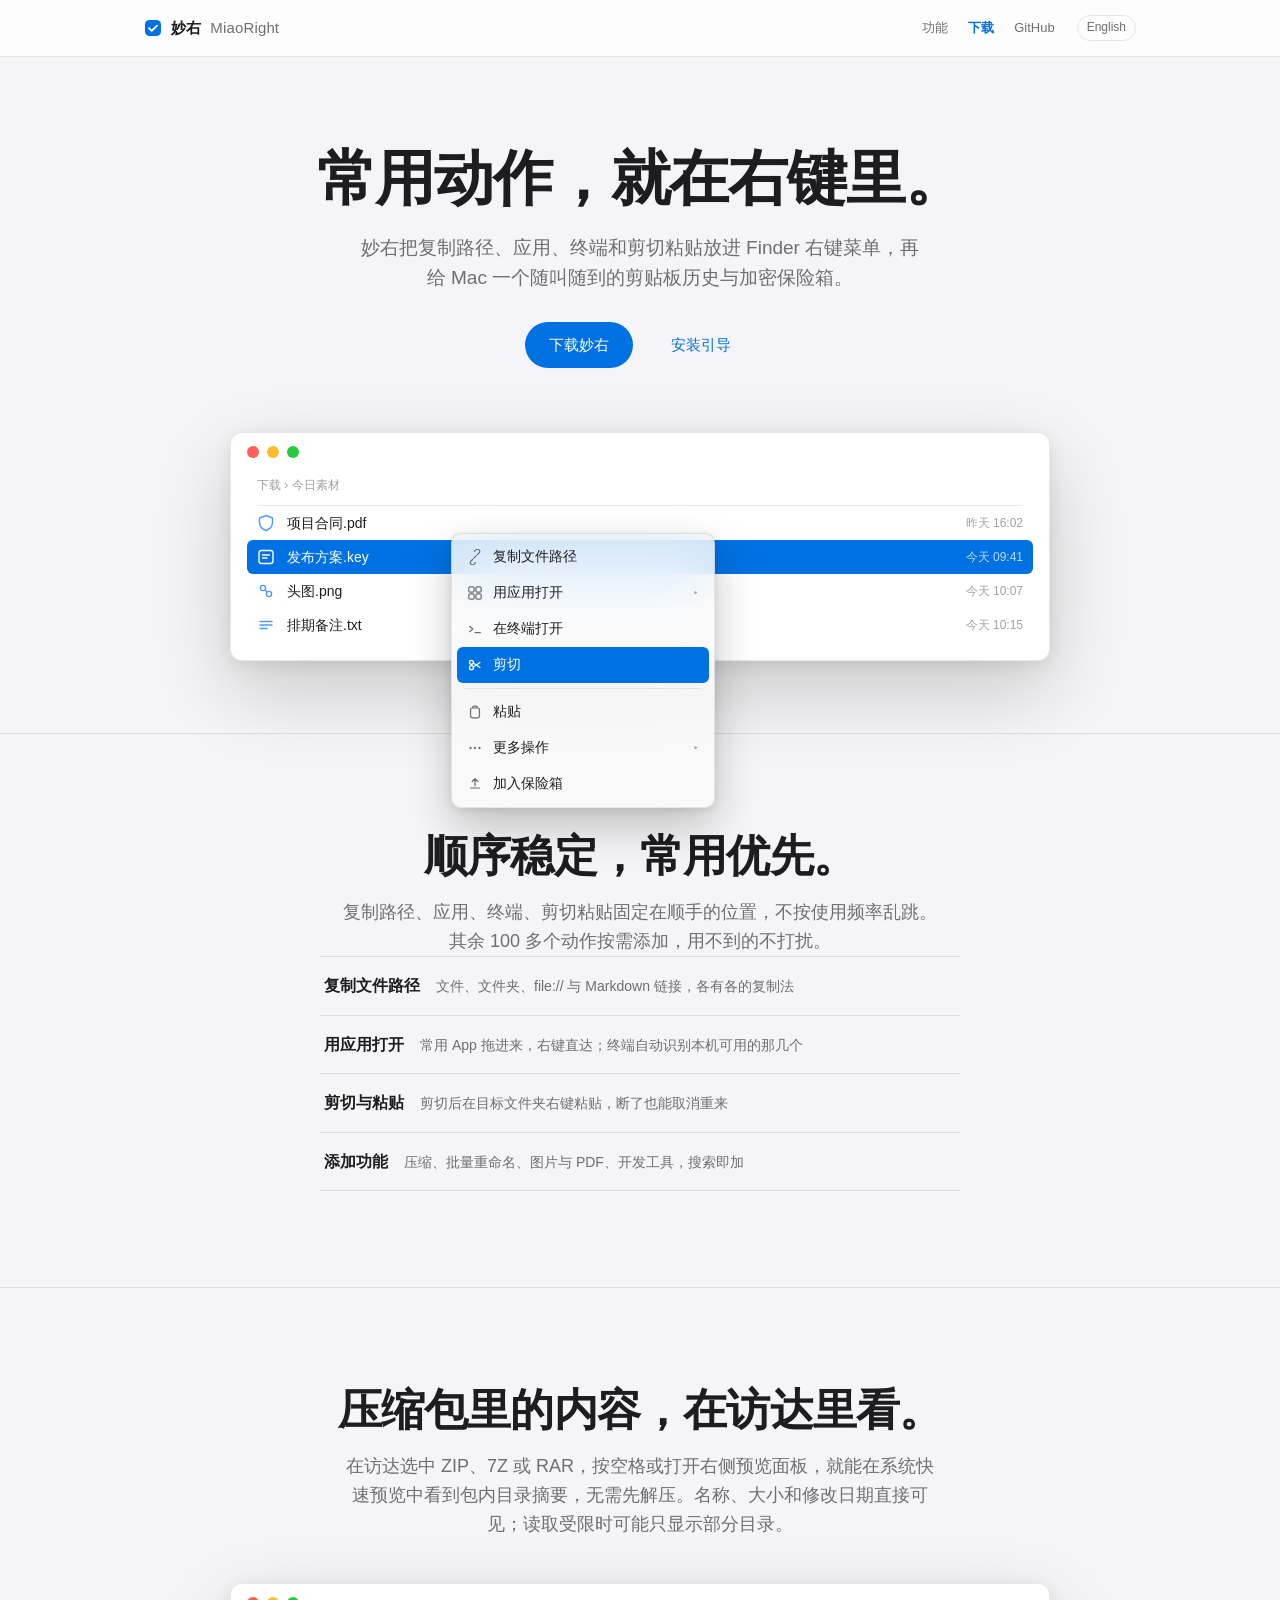
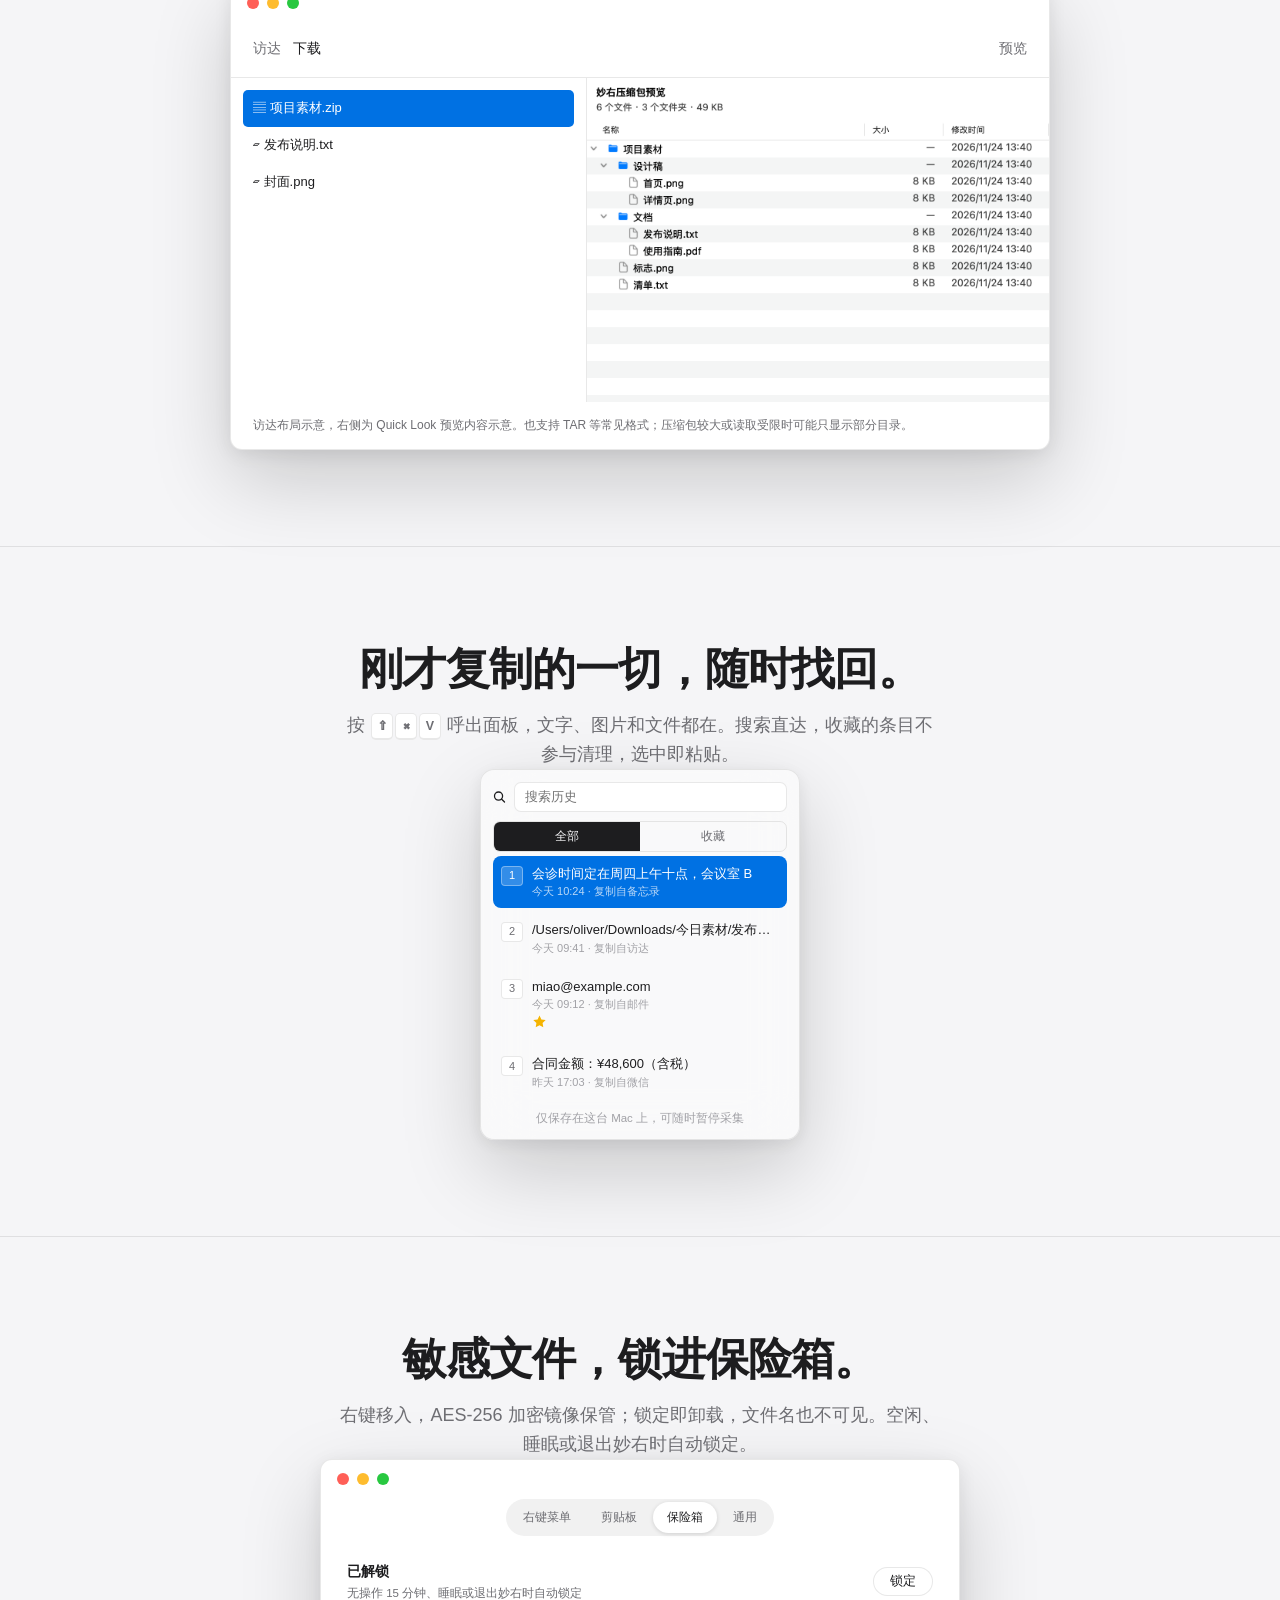
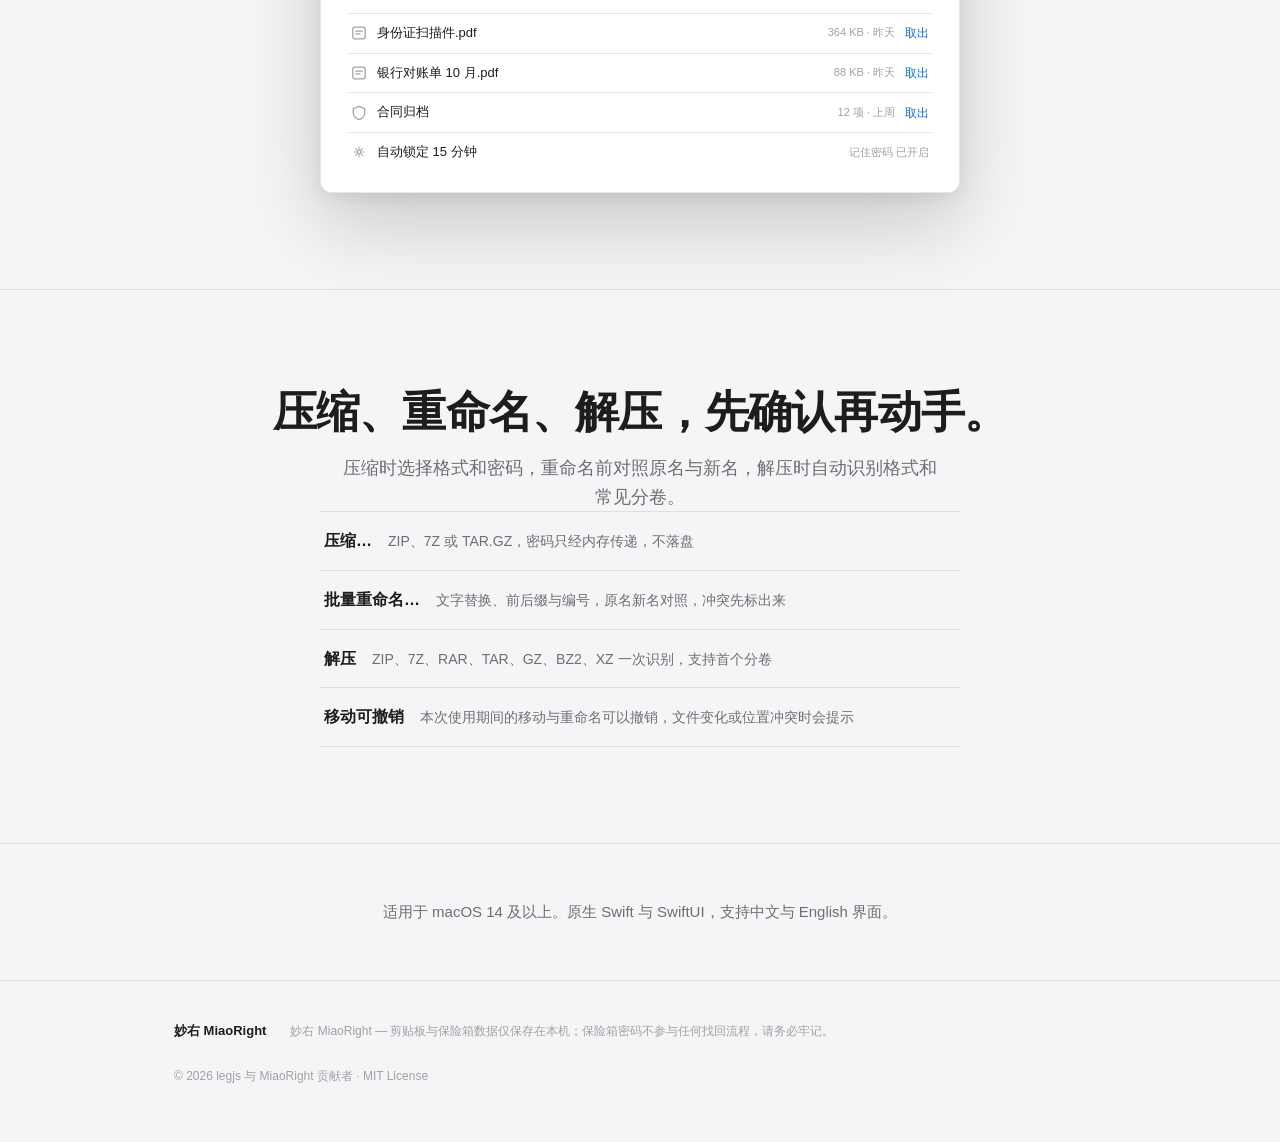
<file: index.html>
<!DOCTYPE html>
<html lang="zh-CN">
<head>
<meta charset="UTF-8">
<meta name="viewport" content="width=device-width, initial-scale=1.0">
<title>妙右 — Finder 右键菜单与剪贴板,顺手就好</title>
<meta name="description" content="妙右把常用的文件动作放进 Finder 右键菜单,再给 Mac 一个随叫随到的剪贴板历史与加密保险箱。适用于 macOS 14 及以上。">
<link rel="alternate" hreflang="zh-CN" href="https://legjs.github.io/MiaoRight/">
<link rel="alternate" hreflang="en" href="https://legjs.github.io/MiaoRight/en/">
<link rel="stylesheet" href="style.css">

</head>
<body>

<header class="topbar">
  <div class="topbar-inner">
    <a class="wordmark" href="index.html" aria-label="妙右 MiaoRight">
      <svg width="18" height="18" viewBox="0 0 18 18" aria-hidden="true"><rect x="1" y="1" width="16" height="16" rx="4.5" fill="#0071e3"/><path d="M5 9.2l2.7 2.7L13 6.6" fill="none" stroke="#fff" stroke-width="1.8" stroke-linecap="round" stroke-linejoin="round"/></svg>
      妙右<span class="brand-en"> MiaoRight</span>
    </a>
    <nav aria-label="主导航">
      <a href="#menu">功能</a>
      <a class="download-nav" href="download.html">下载</a>
      <a href="https://github.com/legjs/MiaoRight" target="_blank" rel="noopener noreferrer">GitHub</a>
      <a class="lang-switch" href="en/index.html" hreflang="en" lang="en" aria-label="Switch to English" title="Switch to English"><span class="lang-full">English</span><span class="lang-short">EN</span></a>
    </nav>
  </div>
</header>

<main id="top">
  <div class="hero">
    <h1>常用动作，就在右键里。</h1>
    <p class="sub">妙右把复制路径、应用、终端和剪切粘贴放进 Finder 右键菜单，再给 Mac 一个随叫随到的剪贴板历史与加密保险箱。</p>
    <div class="actions">
      <a class="btn btn-primary" href="download.html">下载妙右</a>
      <a class="btn btn-quiet" href="download.html#install">安装引导</a>
    </div>

    <div class="stage" role="img" aria-label="Finder 窗口中打开的妙右右键菜单，包含复制文件路径、用应用打开、在终端打开、剪切与粘贴等动作">
      <div class="finder">
        <div class="traffic" aria-hidden="true"><i></i><i></i><i></i></div>
        <div class="finder-body">
          <div class="finder-path">下载 › 今日素材</div>
          <div class="file-row"><svg class="glyph" viewBox="0 0 18 18" aria-hidden="true"><path d="M9 1.5 15.5 4v4.2c0 4.3-2.8 7-6.5 8.3C5.3 15.2 2.5 12.5 2.5 8.2V4Z" fill="none" stroke="currentColor" stroke-width="1.4"/></svg>项目合同.pdf<span class="meta">昨天 16:02</span></div>
          <div class="file-row selected"><svg class="glyph" viewBox="0 0 18 18" aria-hidden="true"><rect x="2" y="2.5" width="14" height="13" rx="2.5" fill="none" stroke="currentColor" stroke-width="1.4"/><path d="M5.5 7h7M5.5 10h4.5" stroke="currentColor" stroke-width="1.4" stroke-linecap="round"/></svg>发布方案.key<span class="meta">今天 09:41</span></div>
          <div class="file-row"><svg class="glyph" viewBox="0 0 18 18" aria-hidden="true"><circle cx="6" cy="6" r="2.6" fill="none" stroke="currentColor" stroke-width="1.4"/><circle cx="12" cy="12" r="2.6" fill="none" stroke="currentColor" stroke-width="1.4"/><path d="M7.8 7.8l2.4 2.4" stroke="currentColor" stroke-width="1.4"/></svg>头图.png<span class="meta">今天 10:07</span></div>
          <div class="file-row"><svg class="glyph" viewBox="0 0 18 18" aria-hidden="true"><path d="M3 5.5h12M3 9h12M3 12.5h7" stroke="currentColor" stroke-width="1.4" stroke-linecap="round"/></svg>排期备注.txt<span class="meta">今天 10:15</span></div>
        </div>
      </div>
      <div class="ctxmenu">
        <div class="item"><svg viewBox="0 0 18 18" aria-hidden="true"><path d="M7.5 10.5 10.5 7.5M6.2 11.8l-2 2a2.5 2.5 0 0 0 3.5 3.5l2-2M11.8 6.2l2-2a2.5 2.5 0 0 0-3.5-3.5l-2 2" fill="none" stroke="currentColor" stroke-width="1.4" stroke-linecap="round"/></svg>复制文件路径</div>
        <div class="item"><svg viewBox="0 0 18 18" aria-hidden="true"><rect x="2" y="2" width="6" height="6" rx="1.6" fill="none" stroke="currentColor" stroke-width="1.4"/><rect x="10" y="2" width="6" height="6" rx="1.6" fill="none" stroke="currentColor" stroke-width="1.4"/><rect x="2" y="10" width="6" height="6" rx="1.6" fill="none" stroke="currentColor" stroke-width="1.4"/><rect x="10" y="10" width="6" height="6" rx="1.6" fill="none" stroke="currentColor" stroke-width="1.4"/></svg>用应用打开<span class="chev">▸</span></div>
        <div class="item"><svg viewBox="0 0 18 18" aria-hidden="true"><path d="M3 6l3.5 3L3 12M9 13h6" fill="none" stroke="currentColor" stroke-width="1.4" stroke-linecap="round" stroke-linejoin="round"/></svg>在终端打开</div>
        <div class="item hot"><svg viewBox="0 0 18 18" aria-hidden="true"><circle cx="5" cy="6" r="2.2" fill="none" stroke="currentColor" stroke-width="1.4"/><circle cx="5" cy="12" r="2.2" fill="none" stroke="currentColor" stroke-width="1.4"/><path d="M7 6.8 15 12M7 11.2 15 6" stroke="currentColor" stroke-width="1.4"/></svg>剪切</div>
        <div class="sep" role="presentation"></div>
        <div class="item"><svg viewBox="0 0 18 18" aria-hidden="true"><rect x="4" y="4.5" width="10" height="11" rx="2" fill="none" stroke="currentColor" stroke-width="1.4"/><path d="M6.5 4.5V3.8A1.3 1.3 0 0 1 7.8 2.5h2.4a1.3 1.3 0 0 1 1.3 1.3v.7" fill="none" stroke="currentColor" stroke-width="1.4"/></svg>粘贴</div>
        <div class="item"><svg viewBox="0 0 18 18" aria-hidden="true"><circle cx="4" cy="9" r="1.3" fill="currentColor"/><circle cx="9" cy="9" r="1.3" fill="currentColor"/><circle cx="14" cy="9" r="1.3" fill="currentColor"/></svg>更多操作<span class="chev">▸</span></div>
        <div class="item"><svg viewBox="0 0 18 18" aria-hidden="true"><path d="M9 3v8M9 3 5.8 6.2M9 3l3.2 3.2M4 13.5h10" fill="none" stroke="currentColor" stroke-width="1.4" stroke-linecap="round" stroke-linejoin="round"/></svg>加入保险箱</div>
      </div>
    </div>
  </div>

  <section class="feature" id="menu">
    <div class="wrap">
      <h2>顺序稳定，常用优先。</h2>
      <p class="lede">复制路径、应用、终端、剪切粘贴固定在顺手的位置，不按使用频率乱跳。其余 100 多个动作按需添加，用不到的不打扰。</p>
      <div class="mock task-list">
        <div class="task"><b>复制文件路径</b><span>文件、文件夹、file:// 与 Markdown 链接，各有各的复制法</span></div>
        <div class="task"><b>用应用打开</b><span>常用 App 拖进来，右键直达；终端自动识别本机可用的那几个</span></div>
        <div class="task"><b>剪切与粘贴</b><span>剪切后在目标文件夹右键粘贴，断了也能取消重来</span></div>
        <div class="task"><b>添加功能</b><span>压缩、批量重命名、图片与 PDF、开发工具，搜索即加</span></div>
      </div>
    </div>
  </section>

  <section class="feature" id="archive">
    <div class="wrap">
      <h2>压缩包里的内容，在访达里看。</h2>
      <p class="lede">在访达选中 ZIP、7Z 或 RAR，按空格或打开右侧预览面板，就能在系统快速预览中看到包内目录摘要，无需先解压。名称、大小和修改日期直接可见；读取受限时可能只显示部分目录。</p>
      <figure class="finder archive-demo">
        <div class="traffic" aria-hidden="true"><i></i><i></i><i></i></div>
        <div class="archive-location"><span>访达</span><strong>下载</strong><span>预览</span></div>
        <div class="archive-finder-body">
          <div class="archive-file-list" aria-label="访达文件列表示意">
            <div class="archive-file-selected">▤ 项目素材.zip</div>
            <div>▱ 发布说明.txt</div>
            <div>▱ 封面.png</div>
          </div>
          <div class="archive-preview-pane">
            <img src="assets/archive-preview.png" width="1200" height="840" loading="lazy" alt="访达右侧显示压缩包目录摘要，展开文件夹并显示文件名称与大小">
          </div>
        </div>
        <figcaption>访达布局示意，右侧为 Quick Look 预览内容示意。也支持 TAR 等常见格式；压缩包较大或读取受限时可能只显示部分目录。</figcaption>
      </figure>
    </div>
  </section>

  <section class="feature" id="clipboard">
    <div class="wrap">
      <h2>刚才复制的一切，随时找回。</h2>
      <p class="lede">按 <span class="kbd">⇧</span><span class="kbd">⌘</span><span class="kbd">V</span> 呼出面板，文字、图片和文件都在。搜索直达，收藏的条目不参与清理，选中即粘贴。</p>
      <div class="mock clipboard-panel" role="img" aria-label="剪贴板面板：搜索框、全部与收藏分段、带数字键帽的历史记录和星标收藏">
        <div class="clip-search">
          <svg width="14" height="14" viewBox="0 0 14 14" aria-hidden="true"><circle cx="6" cy="6" r="4.4" fill="none" stroke="currentColor" stroke-width="1.4"/><path d="M9.4 9.4 12.5 12.5" stroke="currentColor" stroke-width="1.4" stroke-linecap="round"/></svg>
          <input type="text" placeholder="搜索历史" readonly>
        </div>
        <div class="clip-seg" aria-hidden="true"><span class="on">全部</span><span>收藏</span></div>
        <div class="clip-row focus">
          <span class="clip-key">1</span>
          <span class="clip-text"><span class="main">会诊时间定在周四上午十点，会议室 B</span><span class="sub">今天 10:24 · 复制自备忘录</span></span>
        </div>
        <div class="clip-row">
          <span class="clip-key">2</span>
          <span class="clip-text"><span class="main">/Users/oliver/Downloads/今日素材/发布方案.key</span><span class="sub">今天 09:41 · 复制自访达</span></span>
        </div>
        <div class="clip-row">
          <span class="clip-key">3</span>
          <span class="clip-text"><span class="main">miao@example.com</span><span class="sub">今天 09:12 · 复制自邮件</span><svg class="clip-star" viewBox="0 0 15 15" aria-label="已收藏"><path d="M7.5 1.5l1.9 3.9 4.3.6-3.1 3 .7 4.3-3.8-2-3.8 2 .7-4.3-3.1-3 4.3-.6Z" fill="currentColor"/></svg></span>
        </div>
        <div class="clip-row">
          <span class="clip-key">4</span>
          <span class="clip-text"><span class="main">合同金额：¥48,600（含税）</span><span class="sub">昨天 17:03 · 复制自微信</span></span>
        </div>
        <div class="clip-hint">仅保存在这台 Mac 上，可随时暂停采集</div>
      </div>
    </div>
  </section>

  <section class="feature" id="vault">
    <div class="wrap">
      <h2>敏感文件，锁进保险箱。</h2>
      <p class="lede">右键移入，AES-256 加密镜像保管；锁定即卸载，文件名也不可见。空闲、睡眠或退出妙右时自动锁定。</p>
      <div class="mock finder vault-win" role="img" aria-label="妙右主窗口的保险箱页：顶部四个胶囊导航，已解锁状态、内容列表与锁定按钮">
        <div class="traffic" aria-hidden="true"><i></i><i></i><i></i></div>
        <div class="vault-tabs" aria-hidden="true">
          <div class="caps"><span>右键菜单</span><span>剪贴板</span><span class="on">保险箱</span><span>通用</span></div>
        </div>
        <div class="vault-body">
          <div class="vault-head">
            <div class="state">已解锁<small>无操作 15 分钟、睡眠或退出妙右时自动锁定</small></div>
            <button type="button" tabindex="-1">锁定</button>
          </div>
          <div class="vault-row"><svg class="glyph" viewBox="0 0 18 18" aria-hidden="true"><rect x="2" y="2.5" width="14" height="13" rx="2.5" fill="none" stroke="currentColor" stroke-width="1.4"/><path d="M5.5 7h7M5.5 10h4.5" stroke="currentColor" stroke-width="1.4" stroke-linecap="round"/></svg>身份证扫描件.pdf<span class="meta">364 KB · 昨天</span><span class="op">取出</span></div>
          <div class="vault-row"><svg class="glyph" viewBox="0 0 18 18" aria-hidden="true"><rect x="2" y="2.5" width="14" height="13" rx="2.5" fill="none" stroke="currentColor" stroke-width="1.4"/><path d="M5.5 7h7M5.5 10h4.5" stroke="currentColor" stroke-width="1.4" stroke-linecap="round"/></svg>银行对账单 10 月.pdf<span class="meta">88 KB · 昨天</span><span class="op">取出</span></div>
          <div class="vault-row"><svg class="glyph" viewBox="0 0 18 18" aria-hidden="true"><path d="M9 1.5 15.5 4v4.2c0 4.3-2.8 7-6.5 8.3C5.3 15.2 2.5 12.5 2.5 8.2V4Z" fill="none" stroke="currentColor" stroke-width="1.4"/></svg>合同归档<span class="meta">12 项 · 上周</span><span class="op">取出</span></div>
          <div class="vault-row"><svg class="glyph" viewBox="0 0 18 18" aria-hidden="true"><circle cx="9" cy="9" r="2" fill="none" stroke="currentColor" stroke-width="1.4"/><path d="M9 3.5v2M9 12.5v2M3.5 9h2M12.5 9h2M5.2 5.2l1.4 1.4M11.4 11.4l1.4 1.4M12.8 5.2l-1.4 1.4M6.6 11.4l-1.4 1.4" stroke="currentColor" stroke-width="1.2" stroke-linecap="round"/></svg>自动锁定 15 分钟<span class="meta">记住密码 已开启</span></div>
        </div>
      </div>
    </div>
  </section>

  <section class="feature" id="tasks">
    <div class="wrap">
      <h2>压缩、重命名、解压，先确认再动手。</h2>
      <p class="lede">压缩时选择格式和密码，重命名前对照原名与新名，解压时自动识别格式和常见分卷。</p>
      <div class="mock task-list">
        <div class="task"><b>压缩…</b><span>ZIP、7Z 或 TAR.GZ，密码只经内存传递，不落盘</span></div>
        <div class="task"><b>批量重命名…</b><span>文字替换、前后缀与编号，原名新名对照，冲突先标出来</span></div>
        <div class="task"><b>解压</b><span>ZIP、7Z、RAR、TAR、GZ、BZ2、XZ 一次识别，支持首个分卷</span></div>
        <div class="task"><b>移动可撤销</b><span>本次使用期间的移动与重命名可以撤销，文件变化或位置冲突时会提示</span></div>
      </div>
    </div>
  </section>

  <div class="spec">
    <p>适用于 macOS 14 及以上。原生 Swift 与 SwiftUI，支持中文与 English 界面。</p>
  </div>
</main>

<footer>
  <div class="wrap">
    <span class="mark">妙右 MiaoRight</span>
    <p class="fine">妙右 MiaoRight — 剪贴板与保险箱数据仅保存在本机；保险箱密码不参与任何找回流程，请务必牢记。</p>
    <p class="fine">© 2026 legjs 与 MiaoRight 贡献者 · <a href="https://github.com/legjs/MiaoRight/blob/main/LICENSE">MIT License</a></p>
  </div>
</footer>

</body>
</html>
</file>
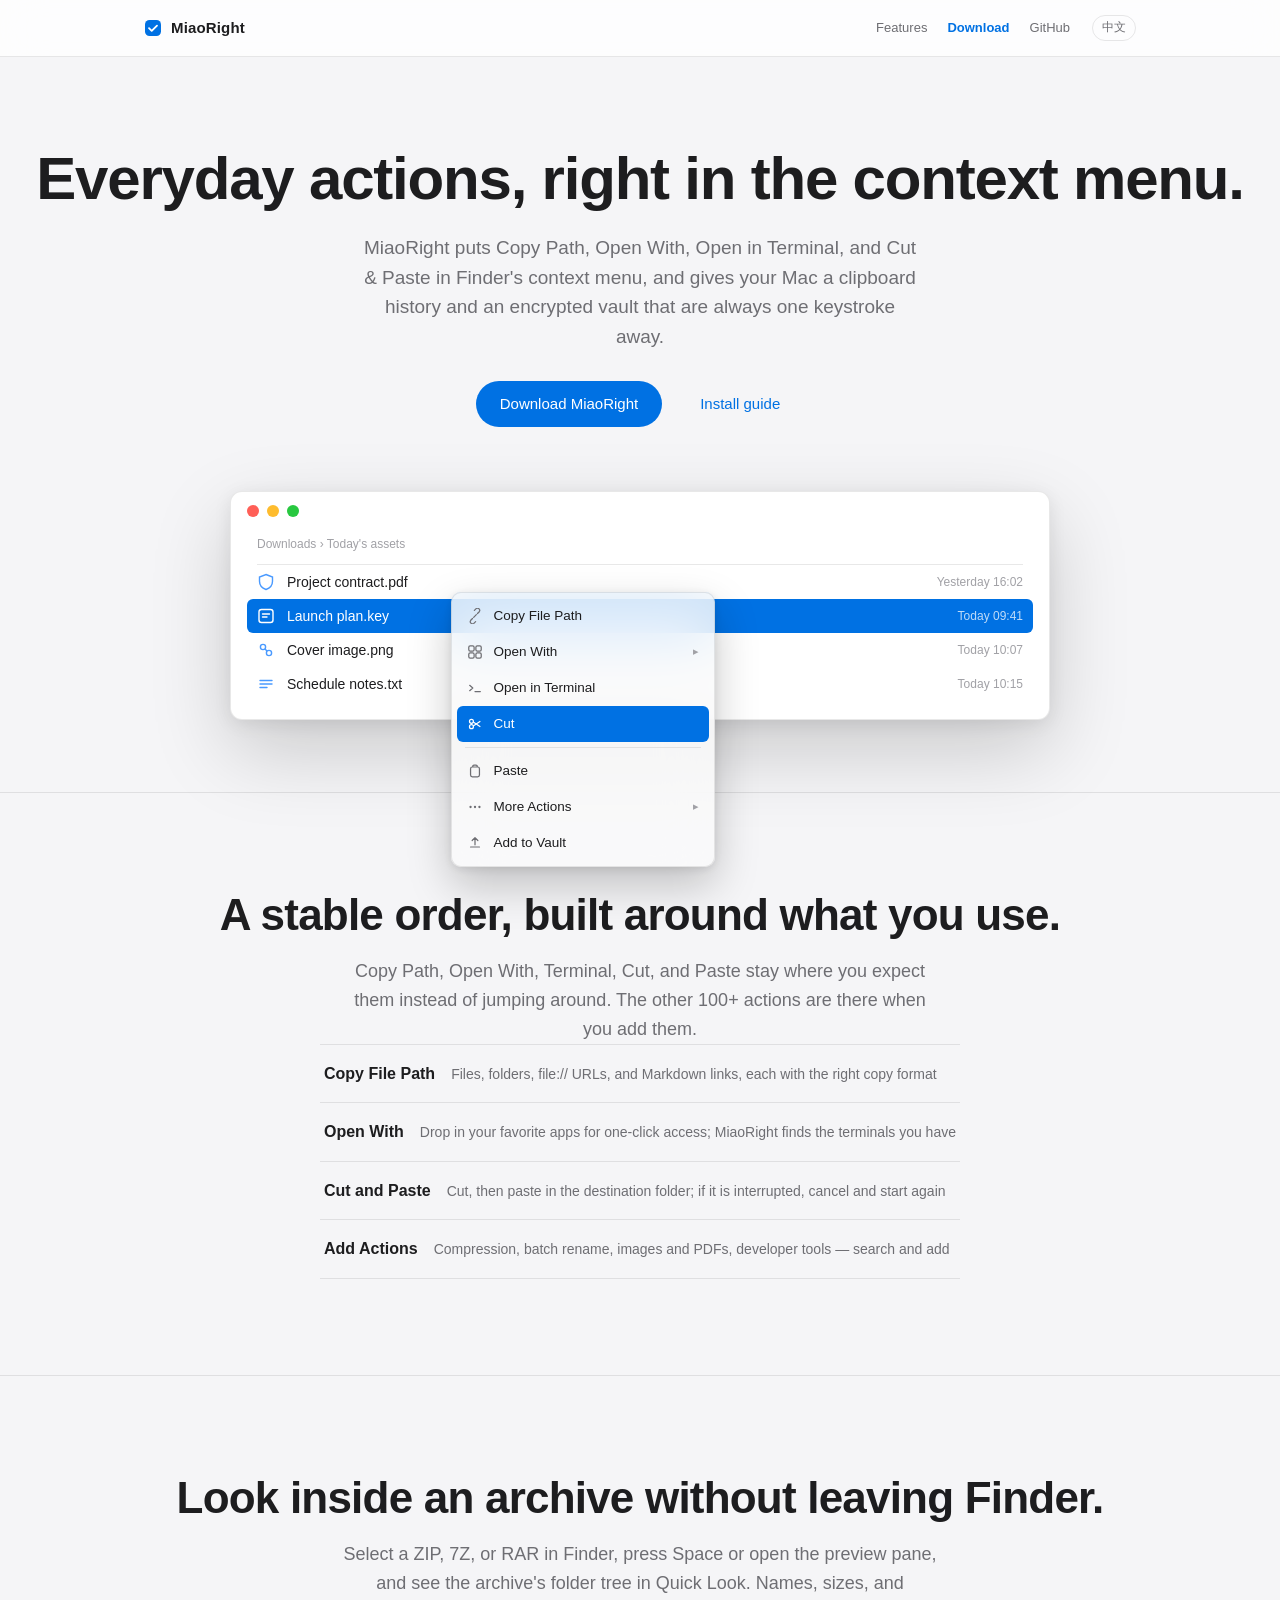
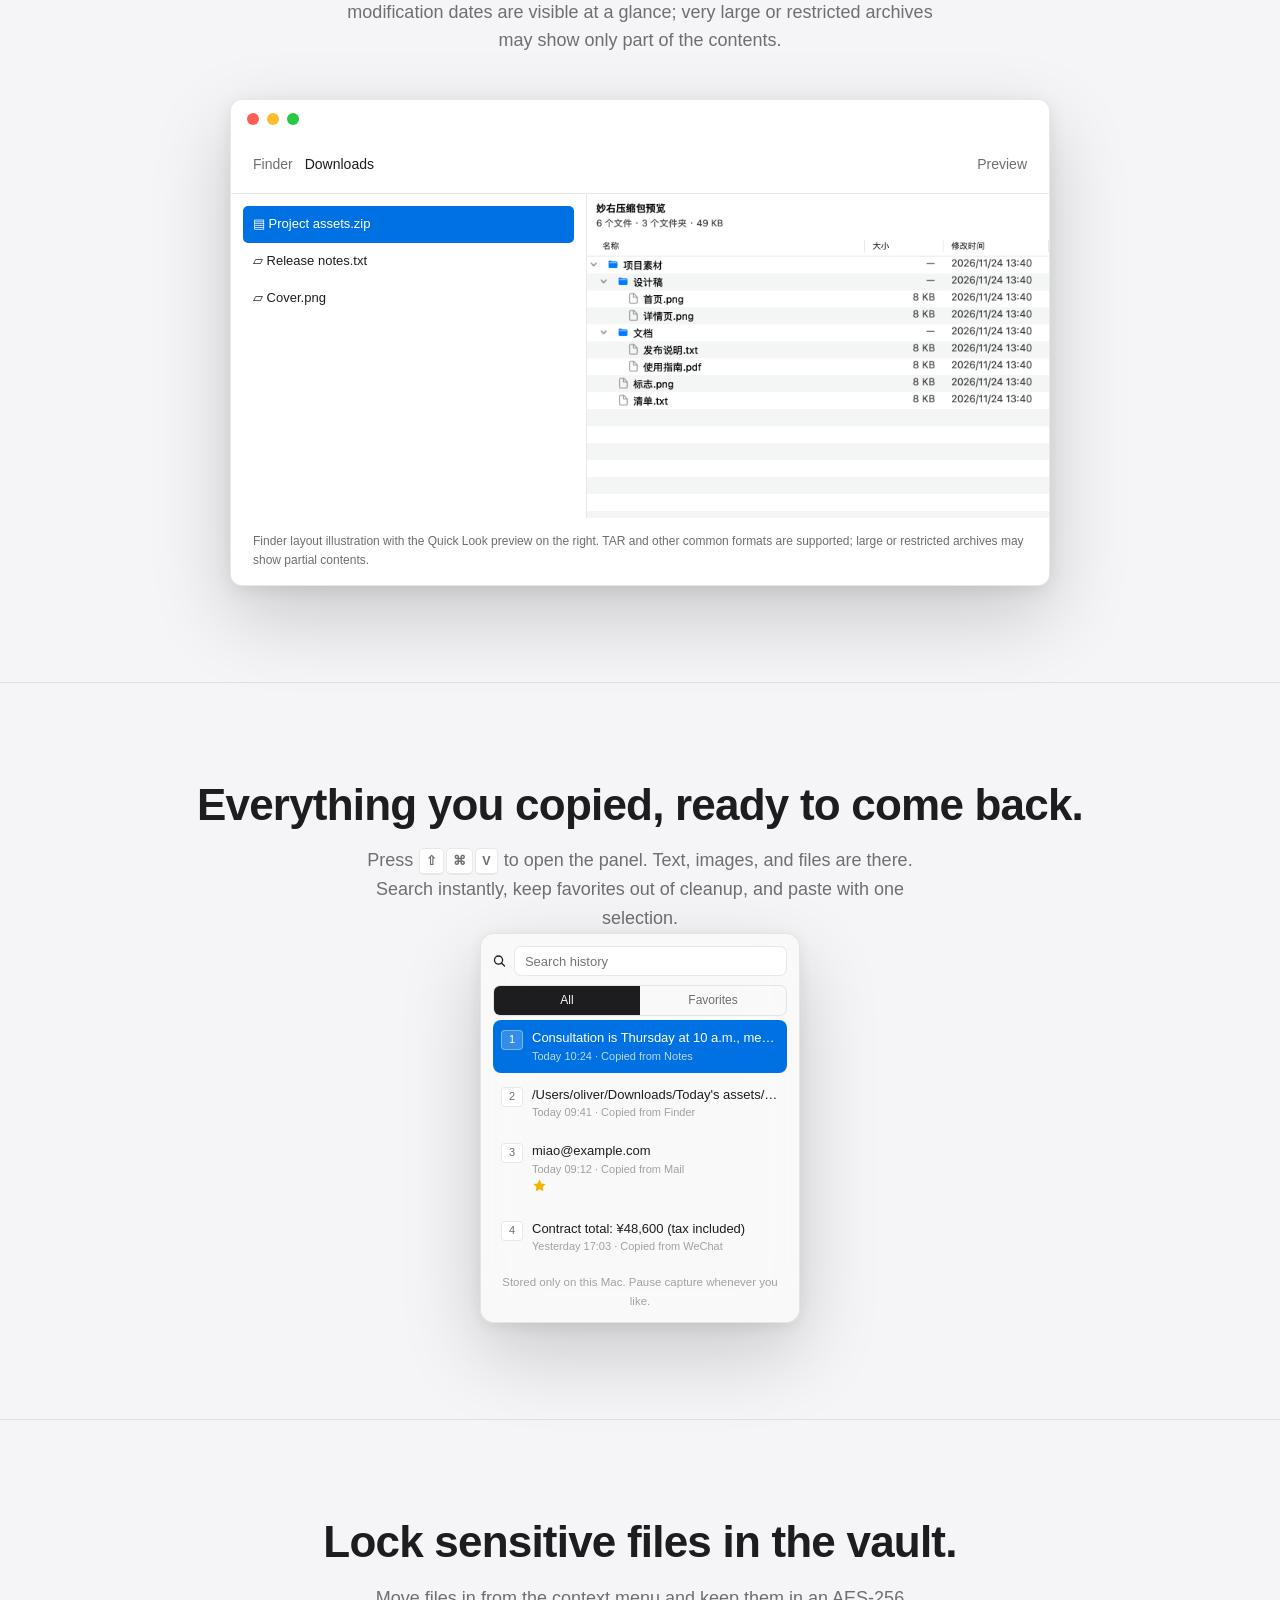
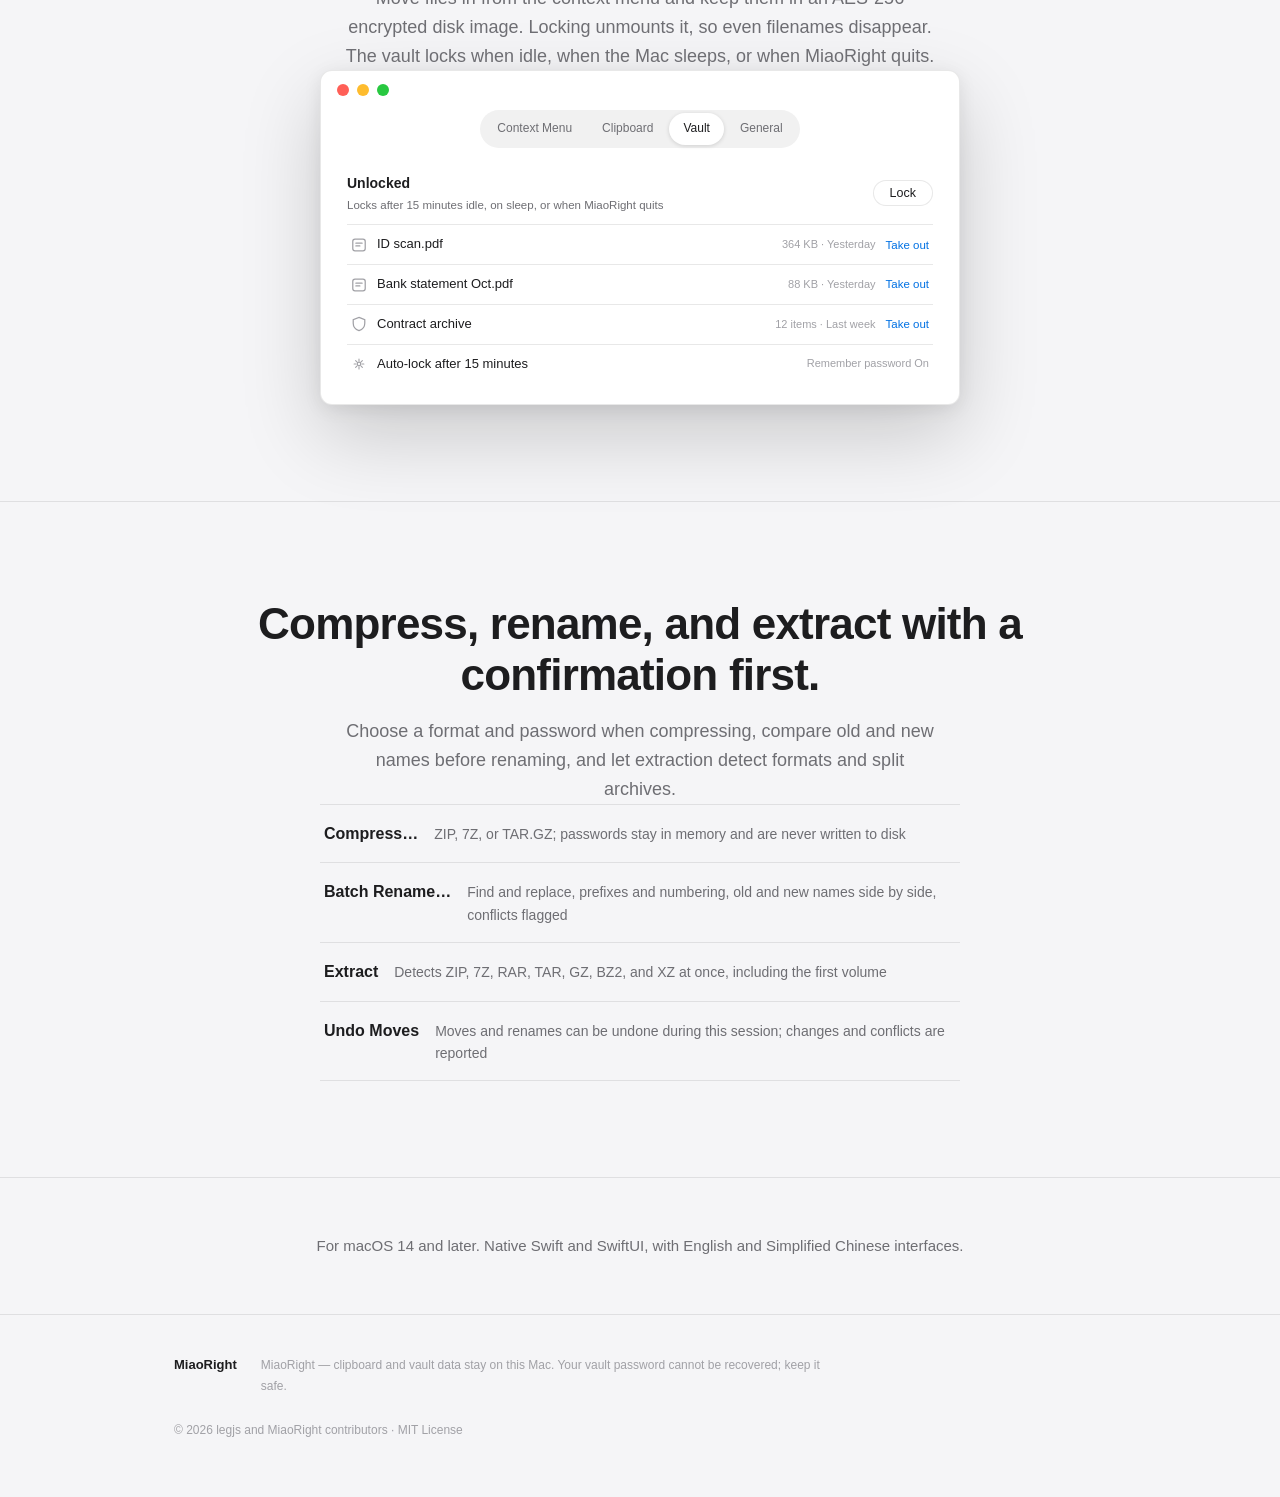
<file: en/index.html>
<!DOCTYPE html>
<html lang="en">
<head>
<meta charset="UTF-8">
<meta name="viewport" content="width=device-width, initial-scale=1.0">
<title>MiaoRight — Finder actions and clipboard, right where you need them</title>
<meta name="description" content="MiaoRight puts everyday file actions in Finder's context menu, plus a clipboard history and an encrypted vault for your Mac. For macOS 14 and later.">
<link rel="stylesheet" href="../style.css">

</head>
<body>

<header class="topbar">
  <div class="topbar-inner">
    <a class="wordmark" href="../index.html" aria-label="MiaoRight">
      <svg width="18" height="18" viewBox="0 0 18 18" aria-hidden="true"><rect x="1" y="1" width="16" height="16" rx="4.5" fill="#0071e3"/><path d="M5 9.2l2.7 2.7L13 6.6" fill="none" stroke="#fff" stroke-width="1.8" stroke-linecap="round" stroke-linejoin="round"/></svg>
      MiaoRight
    </a>
    <nav aria-label="Main navigation">
      <a href="#menu">Features</a>
      <a class="download-nav" href="download.html">Download</a>
      <a href="https://github.com/legjs/MiaoRight" target="_blank" rel="noopener noreferrer">GitHub</a>
      <a class="lang-switch" href="../index.html" hreflang="zh-CN" lang="zh-CN" aria-label="Switch to Chinese" title="Switch to Chinese">中文</a>
    </nav>
  </div>
</header>

<main id="top">
  <div class="hero">
    <h1>Everyday actions, right in the context menu.</h1>
    <p class="sub">MiaoRight puts Copy Path, Open With, Open in Terminal, and Cut & Paste in Finder's context menu, and gives your Mac a clipboard history and an encrypted vault that are always one keystroke away.</p>
    <div class="actions">
      <a class="btn btn-primary" href="download.html">Download MiaoRight</a>
      <a class="btn btn-quiet" href="download.html#install">Install guide</a>
    </div>

    <div class="stage" role="img" aria-label="Finder window with the MiaoRight context menu open, showing Copy File Path, Open With, Open in Terminal, Cut, and Paste.">
      <div class="finder">
        <div class="traffic" aria-hidden="true"><i></i><i></i><i></i></div>
        <div class="finder-body">
          <div class="finder-path">Downloads › Today's assets</div>
          <div class="file-row"><svg class="glyph" viewBox="0 0 18 18" aria-hidden="true"><path d="M9 1.5 15.5 4v4.2c0 4.3-2.8 7-6.5 8.3C5.3 15.2 2.5 12.5 2.5 8.2V4Z" fill="none" stroke="currentColor" stroke-width="1.4"/></svg>Project contract.pdf<span class="meta">Yesterday 16:02</span></div>
          <div class="file-row selected"><svg class="glyph" viewBox="0 0 18 18" aria-hidden="true"><rect x="2" y="2.5" width="14" height="13" rx="2.5" fill="none" stroke="currentColor" stroke-width="1.4"/><path d="M5.5 7h7M5.5 10h4.5" stroke="currentColor" stroke-width="1.4" stroke-linecap="round"/></svg>Launch plan.key<span class="meta">Today 09:41</span></div>
          <div class="file-row"><svg class="glyph" viewBox="0 0 18 18" aria-hidden="true"><circle cx="6" cy="6" r="2.6" fill="none" stroke="currentColor" stroke-width="1.4"/><circle cx="12" cy="12" r="2.6" fill="none" stroke="currentColor" stroke-width="1.4"/><path d="M7.8 7.8l2.4 2.4" stroke="currentColor" stroke-width="1.4"/></svg>Cover image.png<span class="meta">Today 10:07</span></div>
          <div class="file-row"><svg class="glyph" viewBox="0 0 18 18" aria-hidden="true"><path d="M3 5.5h12M3 9h12M3 12.5h7" stroke="currentColor" stroke-width="1.4" stroke-linecap="round"/></svg>Schedule notes.txt<span class="meta">Today 10:15</span></div>
        </div>
      </div>
      <div class="ctxmenu">
        <div class="item"><svg viewBox="0 0 18 18" aria-hidden="true"><path d="M7.5 10.5 10.5 7.5M6.2 11.8l-2 2a2.5 2.5 0 0 0 3.5 3.5l2-2M11.8 6.2l2-2a2.5 2.5 0 0 0-3.5-3.5l-2 2" fill="none" stroke="currentColor" stroke-width="1.4" stroke-linecap="round"/></svg>Copy File Path</div>
        <div class="item"><svg viewBox="0 0 18 18" aria-hidden="true"><rect x="2" y="2" width="6" height="6" rx="1.6" fill="none" stroke="currentColor" stroke-width="1.4"/><rect x="10" y="2" width="6" height="6" rx="1.6" fill="none" stroke="currentColor" stroke-width="1.4"/><rect x="2" y="10" width="6" height="6" rx="1.6" fill="none" stroke="currentColor" stroke-width="1.4"/><rect x="10" y="10" width="6" height="6" rx="1.6" fill="none" stroke="currentColor" stroke-width="1.4"/></svg>Open With<span class="chev">▸</span></div>
        <div class="item"><svg viewBox="0 0 18 18" aria-hidden="true"><path d="M3 6l3.5 3L3 12M9 13h6" fill="none" stroke="currentColor" stroke-width="1.4" stroke-linecap="round" stroke-linejoin="round"/></svg>Open in Terminal</div>
        <div class="item hot"><svg viewBox="0 0 18 18" aria-hidden="true"><circle cx="5" cy="6" r="2.2" fill="none" stroke="currentColor" stroke-width="1.4"/><circle cx="5" cy="12" r="2.2" fill="none" stroke="currentColor" stroke-width="1.4"/><path d="M7 6.8 15 12M7 11.2 15 6" stroke="currentColor" stroke-width="1.4"/></svg>Cut</div>
        <div class="sep" role="presentation"></div>
        <div class="item"><svg viewBox="0 0 18 18" aria-hidden="true"><rect x="4" y="4.5" width="10" height="11" rx="2" fill="none" stroke="currentColor" stroke-width="1.4"/><path d="M6.5 4.5V3.8A1.3 1.3 0 0 1 7.8 2.5h2.4a1.3 1.3 0 0 1 1.3 1.3v.7" fill="none" stroke="currentColor" stroke-width="1.4"/></svg>Paste</div>
        <div class="item"><svg viewBox="0 0 18 18" aria-hidden="true"><circle cx="4" cy="9" r="1.3" fill="currentColor"/><circle cx="9" cy="9" r="1.3" fill="currentColor"/><circle cx="14" cy="9" r="1.3" fill="currentColor"/></svg>More Actions<span class="chev">▸</span></div>
        <div class="item"><svg viewBox="0 0 18 18" aria-hidden="true"><path d="M9 3v8M9 3 5.8 6.2M9 3l3.2 3.2M4 13.5h10" fill="none" stroke="currentColor" stroke-width="1.4" stroke-linecap="round" stroke-linejoin="round"/></svg>Add to Vault</div>
      </div>
    </div>
  </div>

  <section class="feature" id="menu">
    <div class="wrap">
      <h2>A stable order, built around what you use.</h2>
      <p class="lede">Copy Path, Open With, Terminal, Cut, and Paste stay where you expect them instead of jumping around. The other 100+ actions are there when you add them.</p>
      <div class="mock task-list">
        <div class="task"><b>Copy File Path</b><span>Files, folders, file:// URLs, and Markdown links, each with the right copy format</span></div>
        <div class="task"><b>Open With</b><span>Drop in your favorite apps for one-click access; MiaoRight finds the terminals you have</span></div>
        <div class="task"><b>Cut and Paste</b><span>Cut, then paste in the destination folder; if it is interrupted, cancel and start again</span></div>
        <div class="task"><b>Add Actions</b><span>Compression, batch rename, images and PDFs, developer tools — search and add</span></div>
      </div>
    </div>
  </section>

  <section class="feature" id="archive">
    <div class="wrap">
      <h2>Look inside an archive without leaving Finder.</h2>
      <p class="lede">Select a ZIP, 7Z, or RAR in Finder, press Space or open the preview pane, and see the archive's folder tree in Quick Look. Names, sizes, and modification dates are visible at a glance; very large or restricted archives may show only part of the contents.</p>
      <figure class="finder archive-demo">
        <div class="traffic" aria-hidden="true"><i></i><i></i><i></i></div>
        <div class="archive-location"><span>Finder</span><strong>Downloads</strong><span>Preview</span></div>
        <div class="archive-finder-body">
          <div class="archive-file-list" aria-label="Finder file list illustration">
            <div class="archive-file-selected">▤ Project assets.zip</div>
            <div>▱ Release notes.txt</div>
            <div>▱ Cover.png</div>
          </div>
          <div class="archive-preview-pane">
            <img src="../assets/archive-preview.png" width="1200" height="840" loading="lazy" alt="Quick Look preview of an archive folder tree with file names and sizes">
          </div>
        </div>
        <figcaption>Finder layout illustration with the Quick Look preview on the right. TAR and other common formats are supported; large or restricted archives may show partial contents.</figcaption>
      </figure>
    </div>
  </section>

  <section class="feature" id="clipboard">
    <div class="wrap">
      <h2>Everything you copied, ready to come back.</h2>
      <p class="lede">Press <span class="kbd">⇧</span><span class="kbd">⌘</span><span class="kbd">V</span> to open the panel. Text, images, and files are there. Search instantly, keep favorites out of cleanup, and paste with one selection.</p>
      <div class="mock clipboard-panel" role="img" aria-label="Clipboard panel with a search field, All and Favorites segments, numbered history rows, and a starred favorite">
        <div class="clip-search">
          <svg width="14" height="14" viewBox="0 0 14 14" aria-hidden="true"><circle cx="6" cy="6" r="4.4" fill="none" stroke="currentColor" stroke-width="1.4"/><path d="M9.4 9.4 12.5 12.5" stroke="currentColor" stroke-width="1.4" stroke-linecap="round"/></svg>
          <input type="text" placeholder="Search history" readonly>
        </div>
        <div class="clip-seg" aria-hidden="true"><span class="on">All</span><span>Favorites</span></div>
        <div class="clip-row focus">
          <span class="clip-key">1</span>
          <span class="clip-text"><span class="main">Consultation is Thursday at 10 a.m., meeting room B</span><span class="sub">Today 10:24 · Copied from Notes</span></span>
        </div>
        <div class="clip-row">
          <span class="clip-key">2</span>
          <span class="clip-text"><span class="main">/Users/oliver/Downloads/Today's assets/Launch plan.key</span><span class="sub">Today 09:41 · Copied from Finder</span></span>
        </div>
        <div class="clip-row">
          <span class="clip-key">3</span>
          <span class="clip-text"><span class="main">miao@example.com</span><span class="sub">Today 09:12 · Copied from Mail</span><svg class="clip-star" viewBox="0 0 15 15" aria-label="Favorited"><path d="M7.5 1.5l1.9 3.9 4.3.6-3.1 3 .7 4.3-3.8-2-3.8 2 .7-4.3-3.1-3 4.3-.6Z" fill="currentColor"/></svg></span>
        </div>
        <div class="clip-row">
          <span class="clip-key">4</span>
          <span class="clip-text"><span class="main">Contract total: ¥48,600 (tax included)</span><span class="sub">Yesterday 17:03 · Copied from WeChat</span></span>
        </div>
        <div class="clip-hint">Stored only on this Mac. Pause capture whenever you like.</div>
      </div>
    </div>
  </section>

  <section class="feature" id="vault">
    <div class="wrap">
      <h2>Lock sensitive files in the vault.</h2>
      <p class="lede">Move files in from the context menu and keep them in an AES-256 encrypted disk image. Locking unmounts it, so even filenames disappear. The vault locks when idle, when the Mac sleeps, or when MiaoRight quits.</p>
      <div class="mock finder vault-win" role="img" aria-label="MiaoRight Vault page with four navigation tabs, an unlocked state, a list of files, and a lock button">
        <div class="traffic" aria-hidden="true"><i></i><i></i><i></i></div>
        <div class="vault-tabs" aria-hidden="true">
          <div class="caps"><span>Context Menu</span><span>Clipboard</span><span class="on">Vault</span><span>General</span></div>
        </div>
        <div class="vault-body">
          <div class="vault-head">
            <div class="state">Unlocked<small>Locks after 15 minutes idle, on sleep, or when MiaoRight quits</small></div>
            <button type="button" tabindex="-1">Lock</button>
          </div>
          <div class="vault-row"><svg class="glyph" viewBox="0 0 18 18" aria-hidden="true"><rect x="2" y="2.5" width="14" height="13" rx="2.5" fill="none" stroke="currentColor" stroke-width="1.4"/><path d="M5.5 7h7M5.5 10h4.5" stroke="currentColor" stroke-width="1.4" stroke-linecap="round"/></svg>ID scan.pdf<span class="meta">364 KB · Yesterday</span><span class="op">Take out</span></div>
          <div class="vault-row"><svg class="glyph" viewBox="0 0 18 18" aria-hidden="true"><rect x="2" y="2.5" width="14" height="13" rx="2.5" fill="none" stroke="currentColor" stroke-width="1.4"/><path d="M5.5 7h7M5.5 10h4.5" stroke="currentColor" stroke-width="1.4" stroke-linecap="round"/></svg>Bank statement Oct.pdf<span class="meta">88 KB · Yesterday</span><span class="op">Take out</span></div>
          <div class="vault-row"><svg class="glyph" viewBox="0 0 18 18" aria-hidden="true"><path d="M9 1.5 15.5 4v4.2c0 4.3-2.8 7-6.5 8.3C5.3 15.2 2.5 12.5 2.5 8.2V4Z" fill="none" stroke="currentColor" stroke-width="1.4"/></svg>Contract archive<span class="meta">12 items · Last week</span><span class="op">Take out</span></div>
          <div class="vault-row"><svg class="glyph" viewBox="0 0 18 18" aria-hidden="true"><circle cx="9" cy="9" r="2" fill="none" stroke="currentColor" stroke-width="1.4"/><path d="M9 3.5v2M9 12.5v2M3.5 9h2M12.5 9h2M5.2 5.2l1.4 1.4M11.4 11.4l1.4 1.4M12.8 5.2l-1.4 1.4M6.6 11.4l-1.4 1.4" stroke="currentColor" stroke-width="1.2" stroke-linecap="round"/></svg>Auto-lock after 15 minutes<span class="meta">Remember password On</span></div>
        </div>
      </div>
    </div>
  </section>

  <section class="feature" id="tasks">
    <div class="wrap">
      <h2>Compress, rename, and extract with a confirmation first.</h2>
      <p class="lede">Choose a format and password when compressing, compare old and new names before renaming, and let extraction detect formats and split archives.</p>
      <div class="mock task-list">
        <div class="task"><b>Compress…</b><span>ZIP, 7Z, or TAR.GZ; passwords stay in memory and are never written to disk</span></div>
        <div class="task"><b>Batch Rename…</b><span>Find and replace, prefixes and numbering, old and new names side by side, conflicts flagged</span></div>
        <div class="task"><b>Extract</b><span>Detects ZIP, 7Z, RAR, TAR, GZ, BZ2, and XZ at once, including the first volume</span></div>
        <div class="task"><b>Undo Moves</b><span>Moves and renames can be undone during this session; changes and conflicts are reported</span></div>
      </div>
    </div>
  </section>

  <div class="spec">
    <p>For macOS 14 and later. Native Swift and SwiftUI, with English and Simplified Chinese interfaces.</p>
  </div>
</main>

<footer>
  <div class="wrap">
    <span class="mark">MiaoRight</span>
    <p class="fine">MiaoRight — clipboard and vault data stay on this Mac. Your vault password cannot be recovered; keep it safe.</p>
    <p class="fine">© 2026 legjs and MiaoRight contributors · <a href="https://github.com/legjs/MiaoRight/blob/main/LICENSE">MIT License</a></p>
  </div>
</footer>

</body>
</html>
</file>
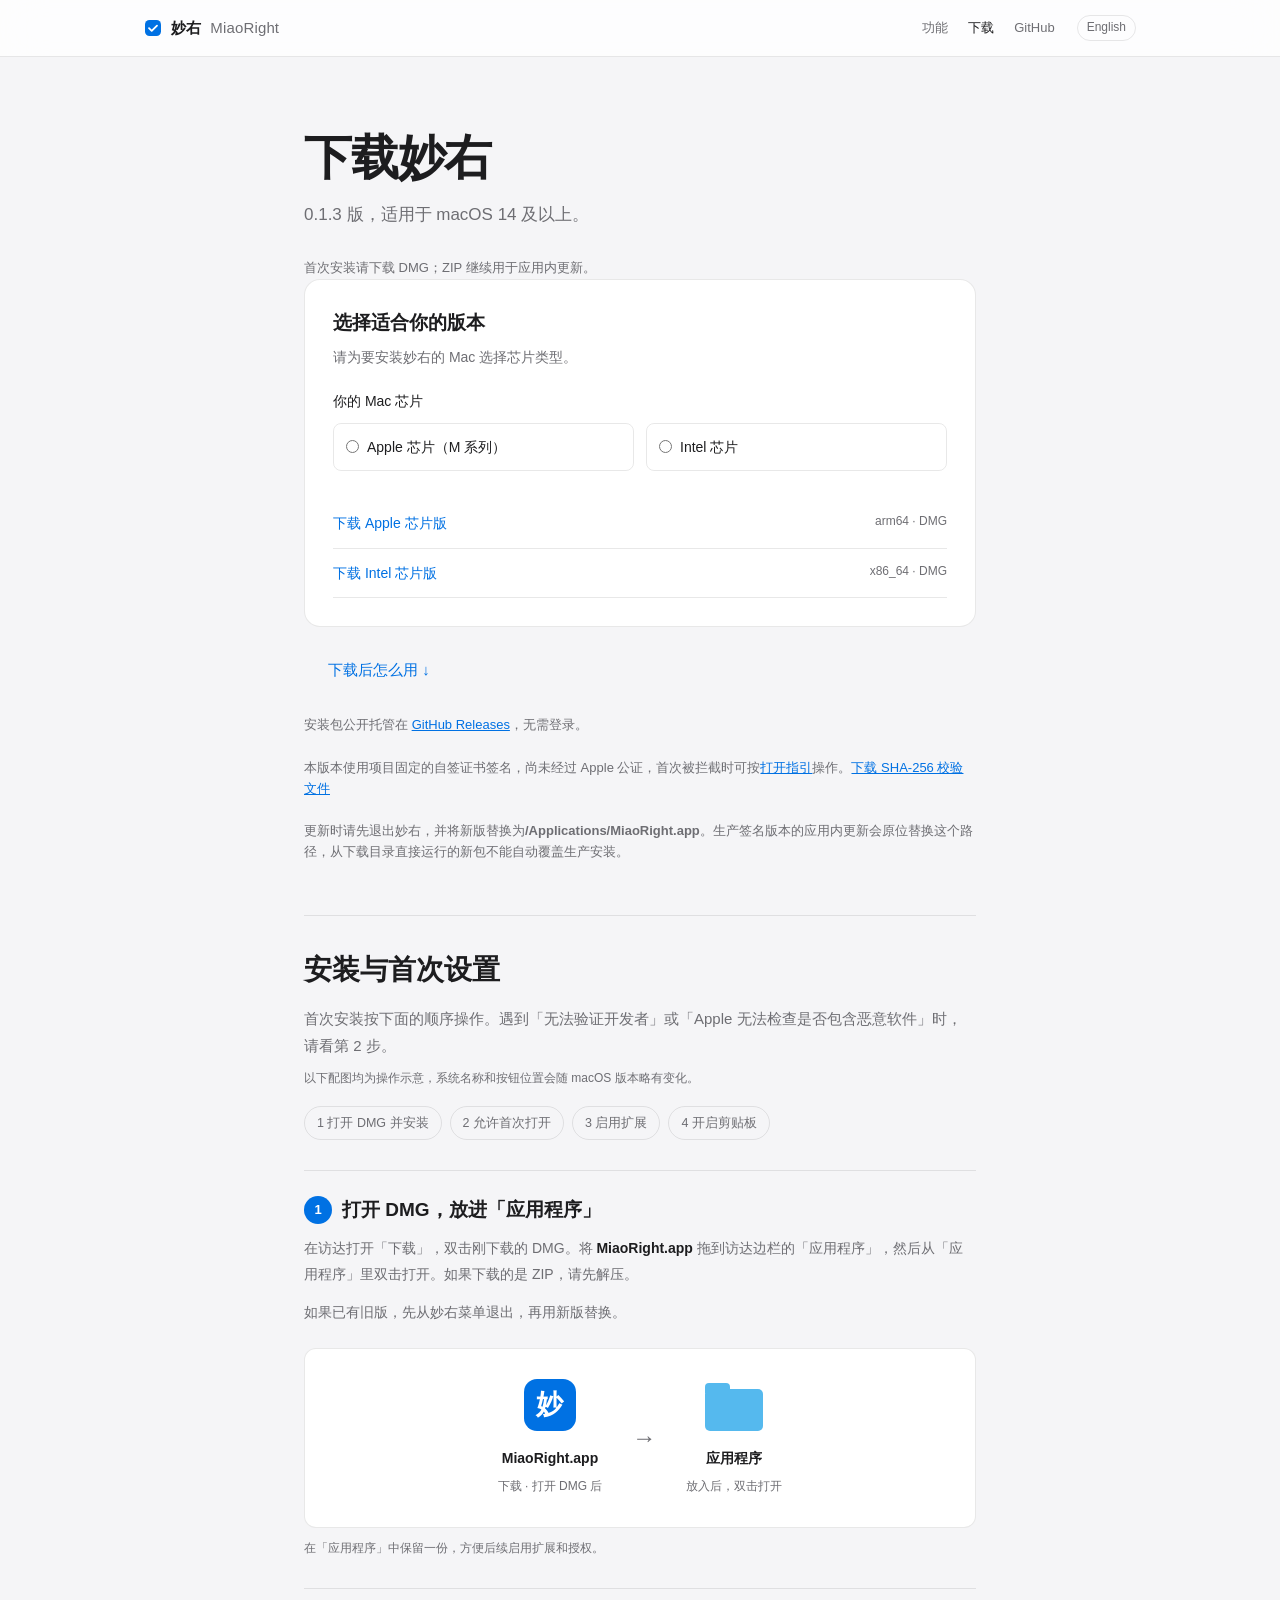
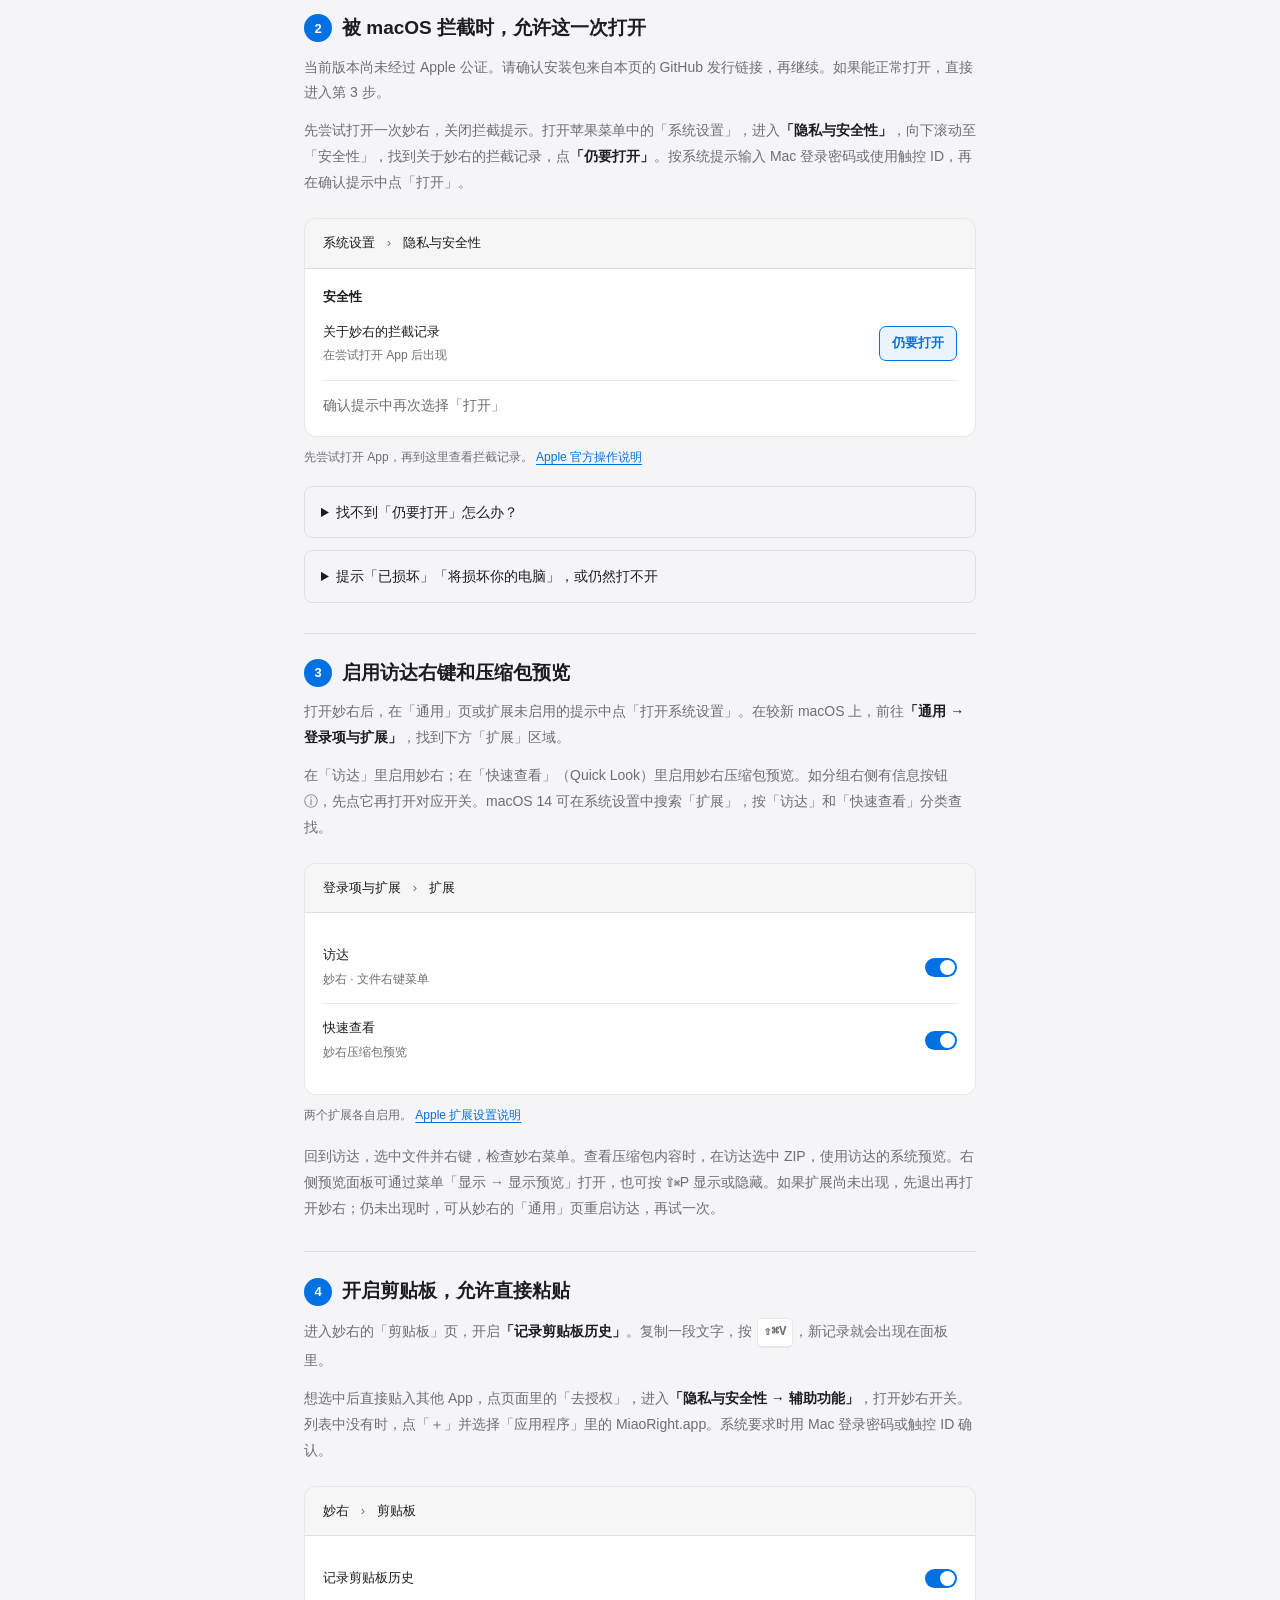
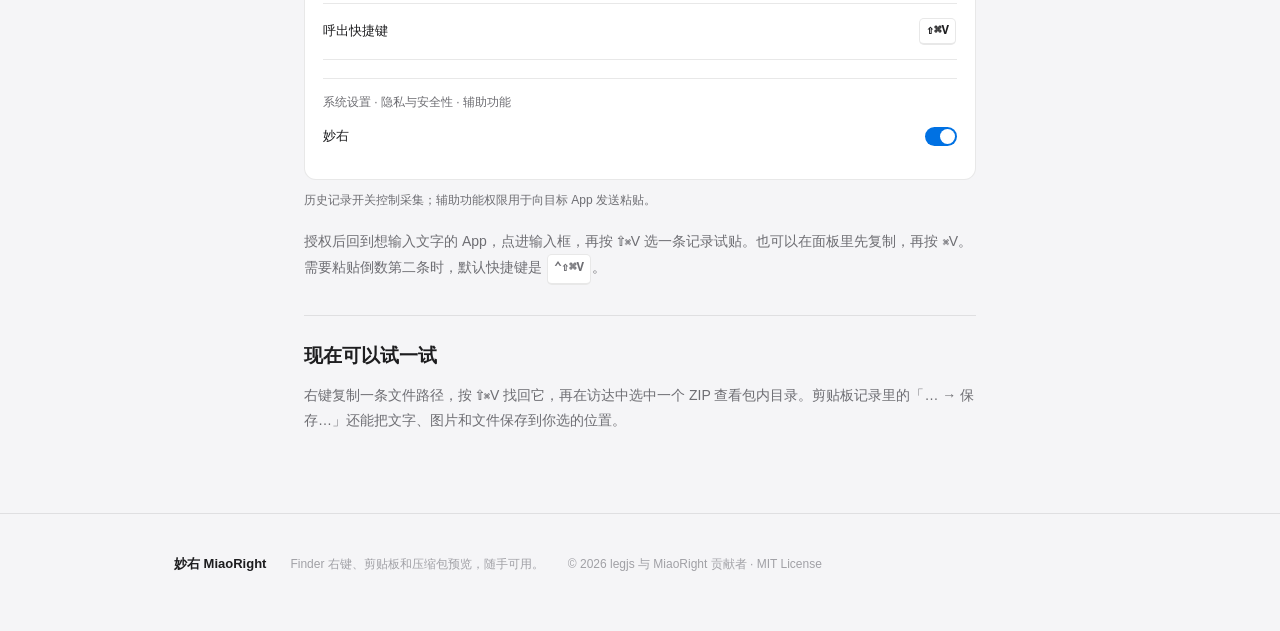
<file: download.html>
<!DOCTYPE html>
<html lang="zh-CN">
<head>
  <meta charset="UTF-8">
  <meta name="viewport" content="width=device-width, initial-scale=1.0">
  <title>下载妙右 MiaoRight</title>
  <meta name="description" content="下载妙右 0.1.3，为你的 Mac 选择对应版本。">
  <link rel="alternate" hreflang="zh-CN" href="https://legjs.github.io/MiaoRight/download.html">
<link rel="alternate" hreflang="en" href="https://legjs.github.io/MiaoRight/en/download.html">
<link rel="stylesheet" href="style.css">
  <script src="download.js" defer></script>
</head>
<body>
  <header class="topbar">
    <div class="topbar-inner">
      <a class="wordmark" href="index.html" aria-label="妙右 MiaoRight">
        <svg width="18" height="18" viewBox="0 0 18 18" aria-hidden="true"><rect x="1" y="1" width="16" height="16" rx="4.5" fill="#0071e3"/><path d="M5 9.2l2.7 2.7L13 6.6" fill="none" stroke="#fff" stroke-width="1.8" stroke-linecap="round" stroke-linejoin="round"/></svg>
        妙右<span class="brand-en"> MiaoRight</span>
      </a>
      <nav aria-label="主导航">
        <a href="index.html#menu">功能</a>
        <a class="download-nav" href="download.html" aria-current="page">下载</a>
        <a href="https://github.com/legjs/MiaoRight" target="_blank" rel="noopener noreferrer">GitHub</a>
        <a class="lang-switch" href="en/download.html" hreflang="en" lang="en" aria-label="Switch to English" title="Switch to English"><span class="lang-full">English</span><span class="lang-short">EN</span></a>
      </nav>
    </div>
  </header>
  <main class="download-main">
    <h1>下载妙右</h1>
    <p class="download-sub">0.1.3 版，适用于 macOS 14 及以上。</p>
    <p class="download-note">首次安装请下载 DMG；ZIP 继续用于应用内更新。</p>
    <section class="download-box" aria-labelledby="chip-heading">
      <h2 id="chip-heading">选择适合你的版本</h2>
      <p id="detection-status" role="status" aria-live="polite">可在苹果菜单「关于本机」查看芯片，然后选择对应版本。</p>
      <fieldset class="chip-options">
        <legend>你的 Mac 芯片</legend>
        <label><input type="radio" name="architecture" value="arm64">Apple 芯片（M 系列）</label>
        <label><input type="radio" name="architecture" value="x86_64">Intel 芯片</label>
      </fieldset>
      <div class="download-primary" id="recommended-download" hidden>
        <a class="btn btn-primary" id="download-button">下载 DMG</a>
      </div>
      <div class="download-links" aria-label="所有下载">
        <a data-arch="arm64" data-dmg="https://github.com/legjs/MiaoRight/releases/download/v0.1.3/MiaoRight-v0.1.3-arm64.dmg" href="https://github.com/legjs/MiaoRight/releases/download/v0.1.3/MiaoRight-v0.1.3-arm64.dmg"><span>下载 Apple 芯片版</span><small>arm64 · DMG</small></a>
        <a data-arch="x86_64" data-dmg="https://github.com/legjs/MiaoRight/releases/download/v0.1.3/MiaoRight-v0.1.3-x86_64.dmg" href="https://github.com/legjs/MiaoRight/releases/download/v0.1.3/MiaoRight-v0.1.3-x86_64.dmg"><span>下载 Intel 芯片版</span><small>x86_64 · DMG</small></a>
      </div>
    </section>
    <p class="download-next"><a class="btn btn-quiet" href="#install">下载后怎么用 ↓</a></p>
    <p class="download-note">安装包公开托管在 <a href="https://github.com/legjs/MiaoRight/releases/tag/v0.1.3" target="_blank" rel="noopener noreferrer">GitHub Releases</a>，无需登录。</p>
    <p class="download-note">本版本使用项目固定的自签证书签名，尚未经过 Apple 公证，首次被拦截时可按<a href="#first-open">打开指引</a>操作。<a href="https://github.com/legjs/MiaoRight/releases/download/v0.1.3/SHA256SUMS">下载 SHA-256 校验文件</a></p>
    <p class="download-note">更新时请先退出妙右，并将新版替换为<strong>/Applications/MiaoRight.app</strong>。生产签名版本的应用内更新会原位替换这个路径，从下载目录直接运行的新包不能自动覆盖生产安装。</p>
    <section class="install-help" id="install" aria-labelledby="install-heading">
      <h2 id="install-heading">安装与首次设置</h2>
      <p class="guide-intro">首次安装按下面的顺序操作。遇到「无法验证开发者」或「Apple 无法检查是否包含恶意软件」时，请看第 2 步。</p>
      <p class="guide-caption">以下配图均为操作示意，系统名称和按钮位置会随 macOS 版本略有变化。</p>
      <nav class="guide-toc" aria-label="安装步骤">
        <a href="#install-app">1 打开 DMG 并安装</a>
        <a href="#first-open">2 允许首次打开</a>
        <a href="#enable-extensions">3 启用扩展</a>
        <a href="#enable-clipboard">4 开启剪贴板</a>
      </nav>
      <ol class="install-steps">
        <li id="install-app">
          <h3>打开 DMG，放进「应用程序」</h3>
          <p>在访达打开「下载」，双击刚下载的 DMG。将 <strong>MiaoRight.app</strong> 拖到访达边栏的「应用程序」，然后从「应用程序」里双击打开。如果下载的是 ZIP，请先解压。</p>
          <p>如果已有旧版，先从妙右菜单退出，再用新版替换。</p>
          <figure class="guide-figure">
            <div class="install-transfer" role="img" aria-label="安装示意，将下载目录中打开 DMG 后的 MiaoRight.app 拖入应用程序，再双击打开">
              <div><span class="guide-icon app-icon" aria-hidden="true">妙</span><strong>MiaoRight.app</strong><small>下载 · 打开 DMG 后</small></div>
              <span class="transfer-arrow" aria-hidden="true">→</span>
              <div><span class="guide-icon folder-icon" aria-hidden="true"></span><strong>应用程序</strong><small>放入后，双击打开</small></div>
            </div>
            <figcaption>在「应用程序」中保留一份，方便后续启用扩展和授权。</figcaption>
          </figure>
        </li>
        <li id="first-open">
          <h3>被 macOS 拦截时，允许这一次打开</h3>
          <p>当前版本尚未经过 Apple 公证。请确认安装包来自本页的 GitHub 发行链接，再继续。如果能正常打开，直接进入第 3 步。</p>
          <p>先尝试打开一次妙右，关闭拦截提示。打开苹果菜单中的「系统设置」，进入<strong>「隐私与安全性」</strong>，向下滚动至「安全性」，找到关于妙右的拦截记录，点<strong>「仍要打开」</strong>。按系统提示输入 Mac 登录密码或使用触控 ID，再在确认提示中点「打开」。</p>
          <figure class="guide-figure">
            <div class="settings-diagram" role="img" aria-label="系统设置操作示意，进入隐私与安全性，在安全性区域找到妙右拦截记录，点击仍要打开">
              <div class="diagram-location">系统设置 <span>›</span> 隐私与安全性</div>
              <div class="diagram-content">
                <strong>安全性</strong>
                <div class="diagram-row"><span>关于妙右的拦截记录<small>在尝试打开 App 后出现</small></span><span class="diagram-action">仍要打开</span></div>
                <p>确认提示中再次选择「打开」</p>
              </div>
            </div>
            <figcaption>先尝试打开 App，再到这里查看拦截记录。 <a href="https://support.apple.com/zh-cn/102445" target="_blank" rel="noopener noreferrer">Apple 官方操作说明</a></figcaption>
          </figure>
          <details class="guide-detail">
            <summary>找不到「仍要打开」怎么办？</summary>
            <p>回到「应用程序」，再双击一次妙右，再返回「隐私与安全性」的「安全性」区域。也可以用系统设置的搜索框搜索「安全性」。公司或学校管理的 Mac 可能限制此项操作，需要联系管理员。</p>
          </details>
          <details class="guide-detail">
            <summary>提示「已损坏」「将损坏你的电脑」，或仍然打不开</summary>
            <p>如果提示 App 已损坏，先重新下载并解压。核对 ZIP 的 SHA-256 和发行页的校验文件，检查下载是否完整。若提示「将损坏你的电脑」或包含恶意软件，请停止安装，并向项目反馈完整提示。</p>
            <p>只在确认来源、ZIP 校验值一致，且没有恶意软件警告的情况下，才继续排查下载隔离标记。展开下面的说明。</p>
            <details class="guide-detail">
              <summary>校验文件和处理下载隔离标记</summary>
              <p>同时下载本页的 ZIP 和 <a href="https://github.com/legjs/MiaoRight/releases/download/v0.1.3/SHA256SUMS">SHA256SUMS</a>，在「文本编辑」中打开 SHA256SUMS。打开「应用程序 → 实用工具 → 终端」，运行下面的命令，将输出与相同 ZIP 文件名对应的校验值逐字对照。</p>
              <pre><code>cd ~/Downloads
shasum -a 256 MiaoRight-v0.1.3-*.zip</code></pre>
              <p>将 App 放入「应用程序」后，运行签名校验。终端没有输出并回到输入提示符时，表示这项校验成功。出现校验错误时，请重新下载，或向项目反馈。</p>
              <pre><code>codesign --verify --deep --strict "/Applications/MiaoRight.app"</code></pre>
              <p>两项校验都通过后，可用下面的命令移除<strong>这一份妙右 App</strong>的下载隔离标记，再尝试打开。此操作会让该副本跳过相应的下载隔离检查，请仅对你确认信任的副本使用。</p>
              <pre><code>xattr -dr com.apple.quarantine "/Applications/MiaoRight.app"
open "/Applications/MiaoRight.app"</code></pre>
              <p>如果命令提示权限不足或操作不允许，请到<a href="https://github.com/legjs/MiaoRight/issues" target="_blank" rel="noopener noreferrer">项目问题页面</a>反馈系统版本和完整提示。</p>
            </details>
          </details>
        </li>
        <li id="enable-extensions">
          <h3>启用访达右键和压缩包预览</h3>
          <p>打开妙右后，在「通用」页或扩展未启用的提示中点「打开系统设置」。在较新 macOS 上，前往<strong>「通用 → 登录项与扩展」</strong>，找到下方「扩展」区域。</p>
          <p>在「访达」里启用妙右；在「快速查看」（Quick Look）里启用妙右压缩包预览。如分组右侧有信息按钮 ⓘ，先点它再打开对应开关。macOS 14 可在系统设置中搜索「扩展」，按「访达」和「快速查看」分类查找。</p>
          <figure class="guide-figure">
            <div class="settings-diagram" role="img" aria-label="扩展设置示意，在访达分类中开启妙右，在快速查看分类中开启妙右压缩包预览">
              <div class="diagram-location">登录项与扩展 <span>›</span> 扩展</div>
              <div class="diagram-content">
                <div class="diagram-row"><span>访达<small>妙右 · 文件右键菜单</small></span><span class="diagram-switch" aria-hidden="true"></span><span class="sr-only">已开启</span></div>
                <div class="diagram-row"><span>快速查看<small>妙右压缩包预览</small></span><span class="diagram-switch" aria-hidden="true"></span><span class="sr-only">已开启</span></div>
              </div>
            </div>
            <figcaption>两个扩展各自启用。 <a href="https://support.apple.com/zh-cn/guide/mac-help/mtusr003/mac" target="_blank" rel="noopener noreferrer">Apple 扩展设置说明</a></figcaption>
          </figure>
          <p>回到访达，选中文件并右键，检查妙右菜单。查看压缩包内容时，在访达选中 ZIP，使用访达的系统预览。右侧预览面板可通过菜单「显示 → 显示预览」打开，也可按 ⇧⌘P 显示或隐藏。如果扩展尚未出现，先退出再打开妙右；仍未出现时，可从妙右的「通用」页重启访达，再试一次。</p>
        </li>
        <li id="enable-clipboard">
          <h3>开启剪贴板，允许直接粘贴</h3>
          <p>进入妙右的「剪贴板」页，开启<strong>「记录剪贴板历史」</strong>。复制一段文字，按 <kbd class="kbd">⇧⌘V</kbd>，新记录就会出现在面板里。</p>
          <p>想选中后直接贴入其他 App，点页面里的「去授权」，进入<strong>「隐私与安全性 → 辅助功能」</strong>，打开妙右开关。列表中没有时，点「＋」并选择「应用程序」里的 MiaoRight.app。系统要求时用 Mac 登录密码或触控 ID 确认。</p>
          <figure class="guide-figure">
            <div class="settings-diagram" role="img" aria-label="剪贴板设置示意，开启记录剪贴板历史，呼出快捷键为 Shift Command V；辅助功能设置中启用妙右">
              <div class="diagram-location">妙右 <span>›</span> 剪贴板</div>
              <div class="diagram-content">
                <div class="diagram-row"><span>记录剪贴板历史</span><span class="diagram-switch" aria-hidden="true"></span><span class="sr-only">已开启</span></div>
                <div class="diagram-row"><span>呼出快捷键</span><kbd class="kbd">⇧⌘V</kbd></div>
                <div class="permission-path">系统设置 · 隐私与安全性 · 辅助功能<div class="diagram-row"><span>妙右</span><span class="diagram-switch" aria-hidden="true"></span><span class="sr-only">已开启</span></div></div>
              </div>
            </div>
            <figcaption>历史记录开关控制采集；辅助功能权限用于向目标 App 发送粘贴。</figcaption>
          </figure>
          <p>授权后回到想输入文字的 App，点进输入框，再按 ⇧⌘V 选一条记录试贴。也可以在面板里先复制，再按 ⌘V。需要粘贴倒数第二条时，默认快捷键是 <kbd class="kbd">⌃⇧⌘V</kbd>。</p>
        </li>
      </ol>
      <div class="guide-ready">
        <h3>现在可以试一试</h3>
        <p>右键复制一条文件路径，按 ⇧⌘V 找回它，再在访达中选中一个 ZIP 查看包内目录。剪贴板记录里的「… → 保存…」还能把文字、图片和文件保存到你选的位置。</p>
      </div>
    </section>
  </main>
  <footer><div class="wrap"><a class="mark" href="index.html">妙右 MiaoRight</a><p class="fine">Finder 右键、剪贴板和压缩包预览，随手可用。</p><p class="fine">© 2026 legjs 与 MiaoRight 贡献者 · <a href="https://github.com/legjs/MiaoRight/blob/main/LICENSE">MIT License</a></p></div></footer>
</body>
</html>
</file>
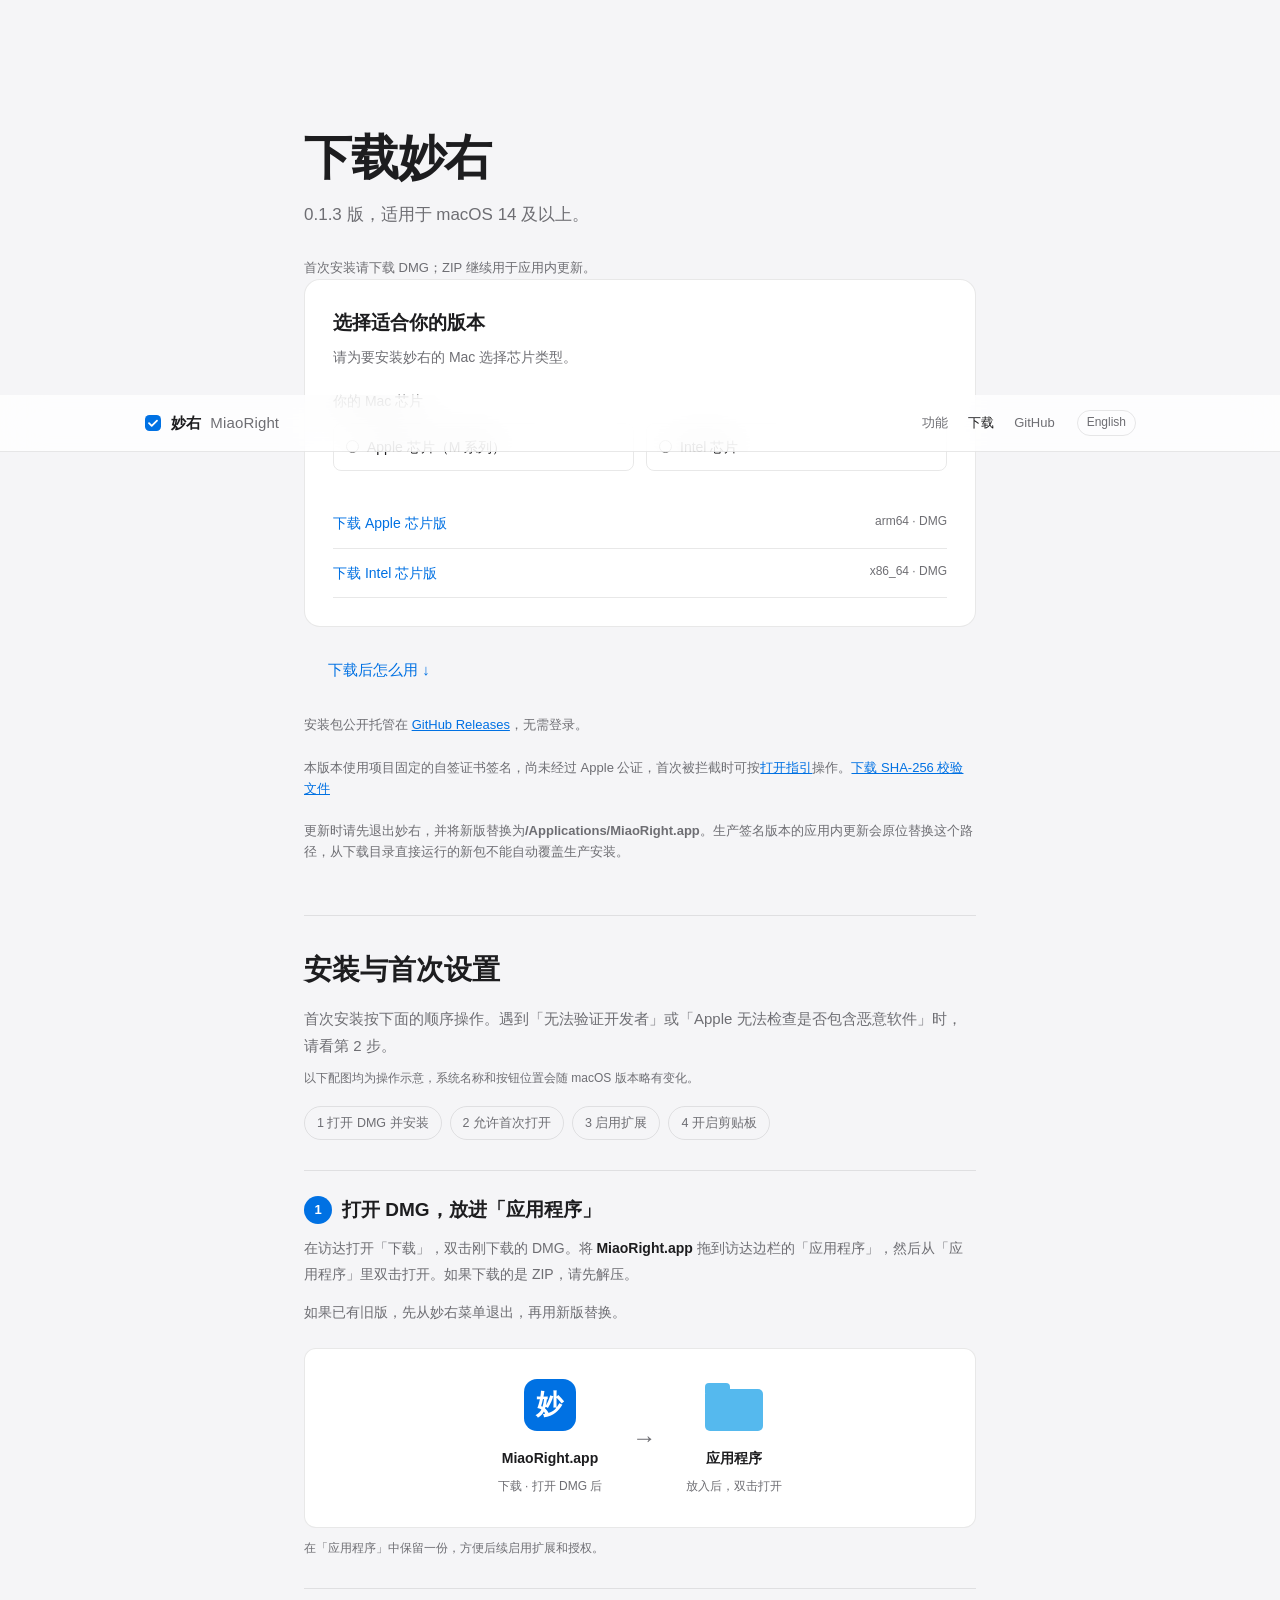
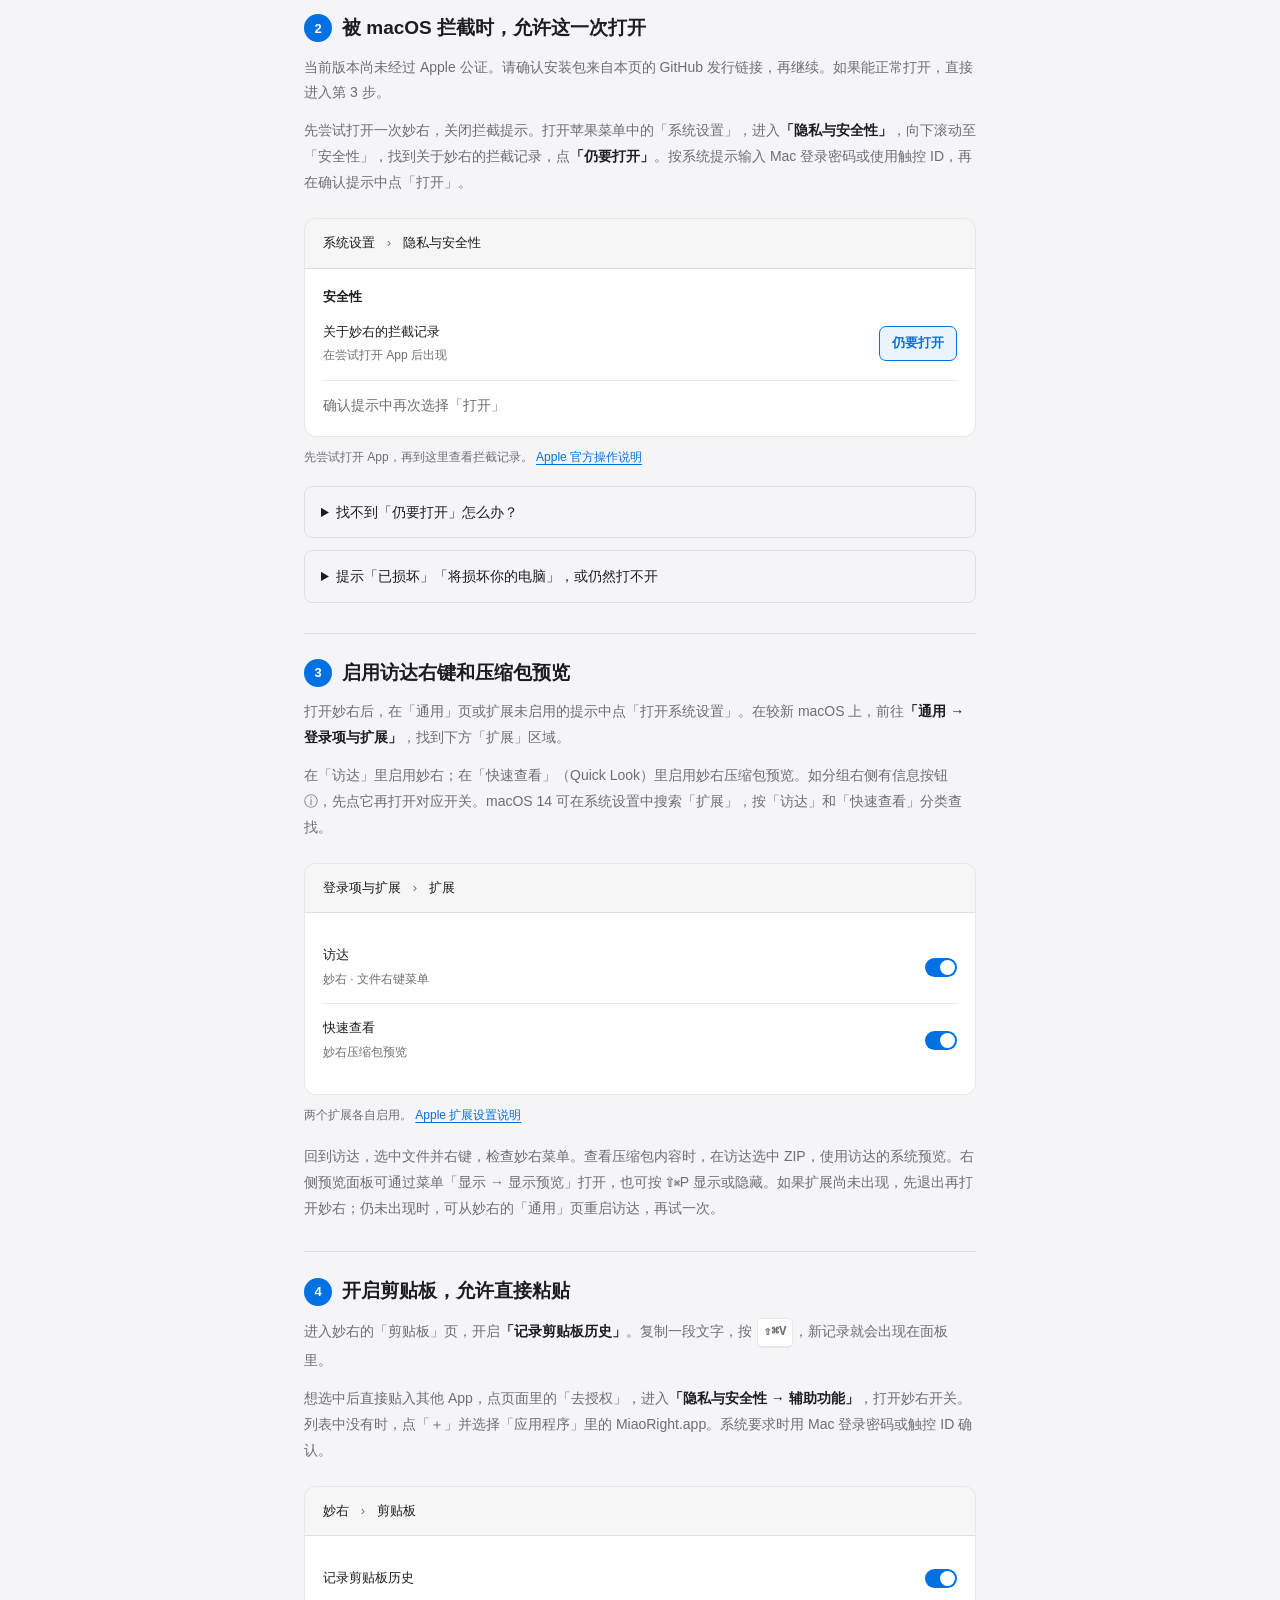
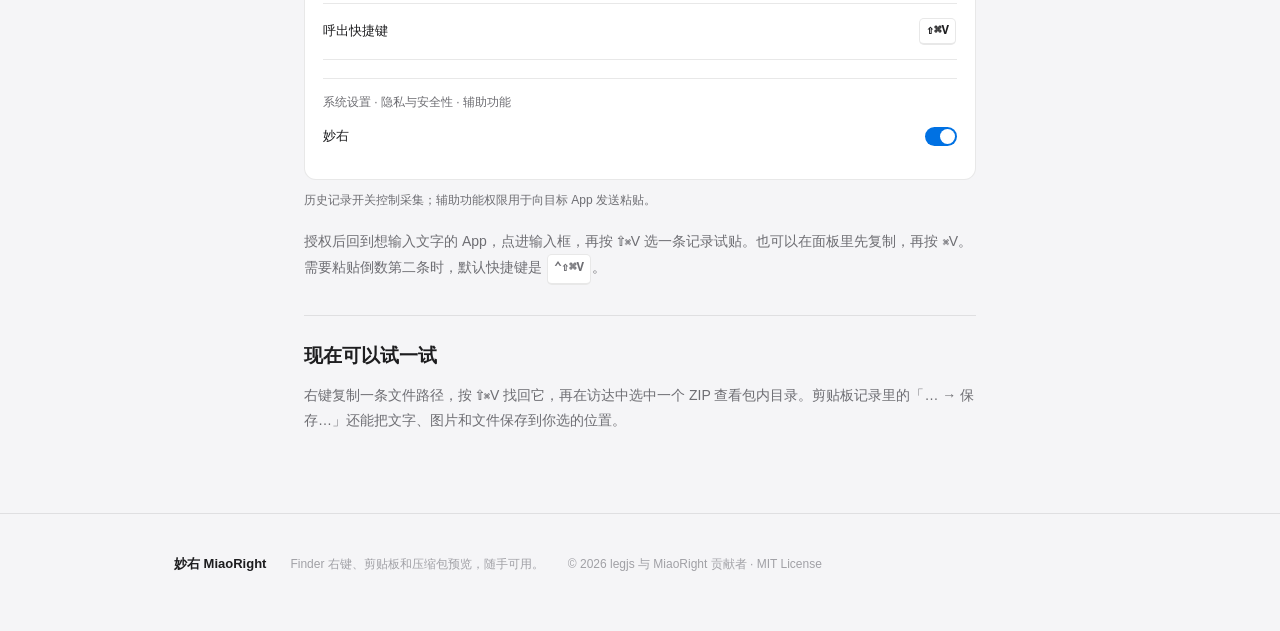
<file: install.html>
<!DOCTYPE html>
<html lang="zh-CN">
<head>
  <meta charset="UTF-8">
  <meta name="viewport" content="width=device-width, initial-scale=1.0">
  <meta http-equiv="refresh" content="0; url=download.html#install">
  <title>安装引导已移至下载页 · 妙右</title>
  <link rel="canonical" href="https://legjs.github.io/MiaoRight/download.html#install">
</head>
<body>
  <p>安装引导已移至<a href="download.html#install">下载页</a>。</p>
</body>
</html>
</file>
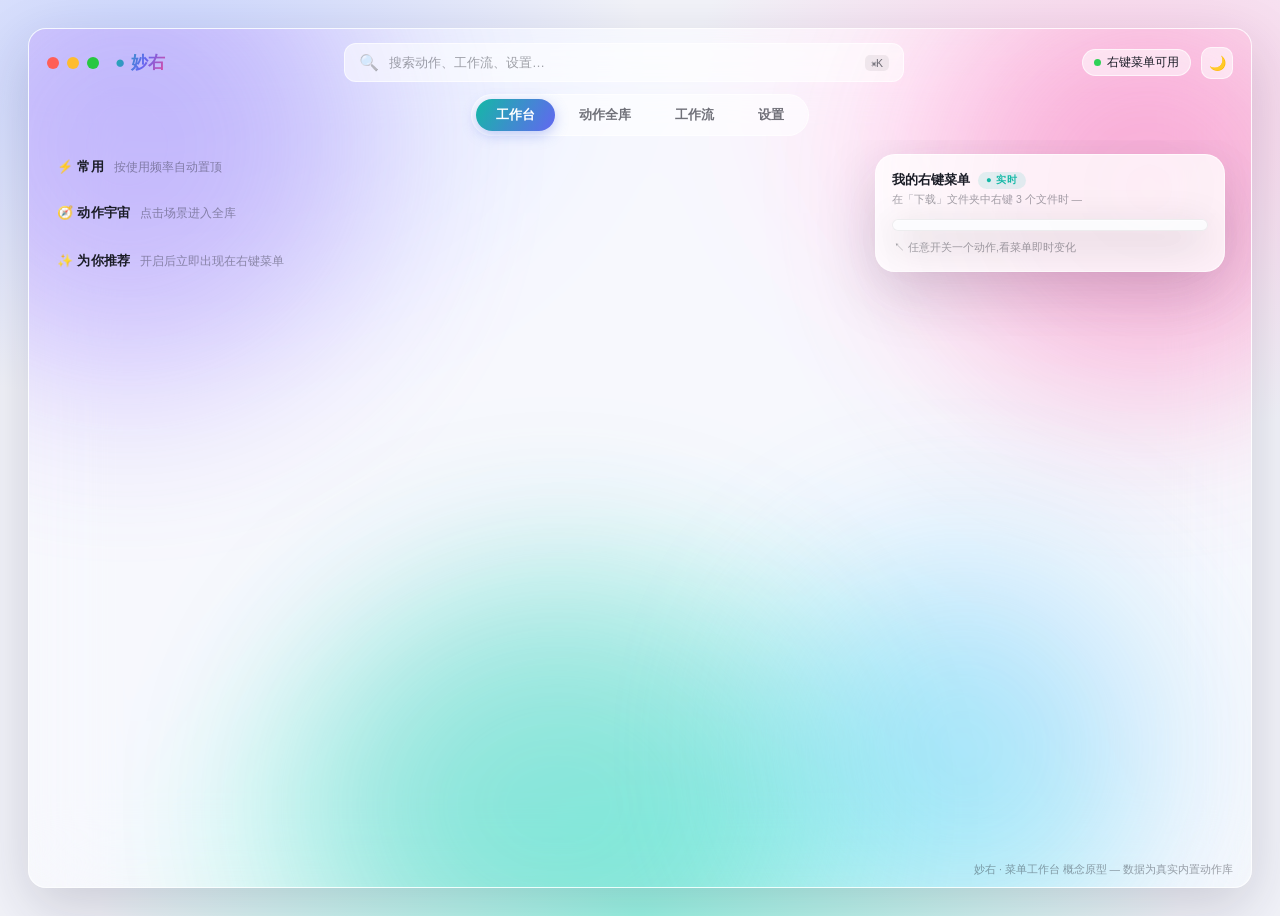
<file: design/proto_template.html>
<!DOCTYPE html>
<html lang="zh-CN">
<head>
<meta charset="UTF-8">
<meta name="viewport" content="width=device-width, initial-scale=1.0">
<title>妙右 · 菜单工作台 — 高保真原型</title>
<style>
:root{
  --accent1:#14B8A6; --accent2:#6366F1; --accent3:#EC4899;
  --c-organize:#14B8A6; --c-media:#EC4899; --c-share:#F59E0B; --c-dev:#8B5CF6; --c-util:#6366F1;
  --bg:#f2f3f9;
  --win-bg:rgba(255,255,255,.42);
  --glass:rgba(255,255,255,.55);
  --glass-strong:rgba(255,255,255,.78);
  --glass-border:rgba(255,255,255,.65);
  --text:#1a1c26; --text2:rgba(26,28,38,.62); --text3:rgba(26,28,38,.40);
  --menu-bg:rgba(252,252,254,.92);
  --menu-item:#2a2c36;
  --hover:rgba(10,120,255,.1);
  --tile:rgba(255,255,255,.6);
  --shadow:0 20px 60px rgba(30,30,60,.18);
  --kbd:rgba(0,0,0,.06);
}
.dark{
  --bg:#07080f;
  --win-bg:rgba(16,18,30,.55);
  --glass:rgba(22,24,38,.55);
  --glass-strong:rgba(24,26,42,.82);
  --glass-border:rgba(255,255,255,.10);
  --text:#f0f1f7; --text2:rgba(240,241,247,.62); --text3:rgba(240,241,247,.38);
  --menu-bg:rgba(32,34,50,.94);
  --menu-item:#e8e9f2;
  --hover:rgba(120,160,255,.16);
  --tile:rgba(255,255,255,.07);
  --shadow:0 30px 90px rgba(0,0,0,.6);
  --kbd:rgba(255,255,255,.10);
}
*{margin:0;padding:0;box-sizing:border-box;-webkit-font-smoothing:antialiased}
body{
  font-family:-apple-system,BlinkMacSystemFont,"PingFang SC","Helvetica Neue",sans-serif;
  min-height:100vh;display:flex;align-items:center;justify-content:center;padding:28px;
  background:
    radial-gradient(900px 600px at 12% 8%, #c7d2fe 0%, transparent 55%),
    radial-gradient(800px 600px at 88% 12%, #fbcfe8 0%, transparent 55%),
    radial-gradient(900px 700px at 50% 100%, #99f6e4 0%, transparent 60%),
    var(--bg);
  color:var(--text);transition:background .4s;
}
.dark body{background:
    radial-gradient(900px 600px at 12% 8%, #1e1b4b 0%, transparent 55%),
    radial-gradient(800px 600px at 88% 12%, #4a1942 0%, transparent 55%),
    radial-gradient(900px 700px at 50% 100%, #062e2a 0%, transparent 60%),
    var(--bg);}
/* ---------- 窗口 ---------- */
.window{
  width:1340px;height:860px;border-radius:18px;overflow:hidden;position:relative;
  background:var(--win-bg);backdrop-filter:blur(40px) saturate(1.6);-webkit-backdrop-filter:blur(40px) saturate(1.6);
  border:1px solid var(--glass-border);box-shadow:var(--shadow);display:flex;flex-direction:column;
}
.aurora{position:absolute;inset:-20%;pointer-events:none;z-index:0}
.aurora i{position:absolute;border-radius:50%;filter:blur(90px);opacity:.34;animation:drift 26s ease-in-out infinite alternate}
.dark .aurora i{opacity:.26}
.aurora i:nth-child(1){width:480px;height:480px;background:#8B5CF6;top:4%;left:6%}
.aurora i:nth-child(2){width:420px;height:420px;background:#EC4899;top:10%;right:8%;animation-delay:-8s}
.aurora i:nth-child(3){width:520px;height:460px;background:#14B8A6;bottom:2%;left:30%;animation-delay:-16s}
.aurora i:nth-child(4){width:380px;height:380px;background:#38BDF8;bottom:10%;right:20%;animation-delay:-4s}
@keyframes drift{from{transform:translate(0,0) scale(1)}to{transform:translate(60px,40px) scale(1.15)}}
/* ---------- 顶栏 ---------- */
.titlebar{position:relative;z-index:5;display:flex;align-items:center;padding:14px 18px 0;gap:14px}
.lights{display:flex;gap:8px;margin-right:2px}
.lights i{width:12px;height:12px;border-radius:50%}
.lights i:nth-child(1){background:#ff5f57}.lights i:nth-child(2){background:#febc2e}.lights i:nth-child(3){background:#28c840}
.brand{display:flex;align-items:center;gap:8px;font-weight:800;font-size:15px;letter-spacing:.5px}
.brand b{background:linear-gradient(120deg,var(--accent1),var(--accent2) 55%,var(--accent3));-webkit-background-clip:text;background-clip:text;color:transparent;font-size:17px}
.cmdbar{
  flex:1;max-width:560px;margin:0 auto;display:flex;align-items:center;gap:10px;
  background:var(--glass);border:1px solid var(--glass-border);border-radius:12px;padding:9px 14px;
  cursor:pointer;transition:.2s;
}
.cmdbar:hover{box-shadow:0 6px 24px rgba(90,90,180,.15)}
.cmdbar .ph{color:var(--text3);font-size:13px;flex:1}
kbd{font-family:inherit;font-size:10.5px;color:var(--text2);background:var(--kbd);border-radius:5px;padding:2px 6px}
.top-right{display:flex;align-items:center;gap:10px}
.pill{display:flex;align-items:center;gap:6px;font-size:11.5px;padding:5px 11px;border-radius:99px;background:var(--glass);border:1px solid var(--glass-border)}
.pill .dot{width:7px;height:7px;border-radius:50%}
.icon-btn{width:32px;height:32px;border-radius:10px;border:1px solid var(--glass-border);background:var(--glass);display:flex;align-items:center;justify-content:center;cursor:pointer;font-size:14px;transition:.2s}
.icon-btn:hover{transform:translateY(-1px)}
/* ---------- 药丸导航 ---------- */
.nav{position:relative;z-index:5;display:flex;justify-content:center;margin:12px 0 4px}
.nav .tabs{display:flex;gap:4px;background:var(--glass);border:1px solid var(--glass-border);border-radius:99px;padding:4px}
.nav .tab{border:none;background:transparent;padding:7px 20px;border-radius:99px;font-size:13px;font-weight:600;color:var(--text2);cursor:pointer;font-family:inherit;transition:.18s}
.nav .tab:hover{color:var(--text)}
.nav .tab.on{color:#fff;background:linear-gradient(120deg,var(--accent1),var(--accent2));box-shadow:0 4px 14px rgba(80,110,230,.35)}
/* ---------- 主体布局 ---------- */
.stage{position:relative;z-index:2;flex:1;overflow:hidden}
.screen{position:absolute;inset:0;padding:14px 26px 24px;overflow-y:auto;display:none}
.screen.on{display:block;animation:fadein .25s}
@keyframes fadein{from{opacity:0;transform:translateY(6px)}to{opacity:1;transform:none}}
.screen::-webkit-scrollbar{width:8px}
.screen::-webkit-scrollbar-thumb{background:var(--kbd);border-radius:4px}
/* ---------- 工作台 ---------- */
.studio{display:grid;grid-template-columns:1fr 350px;gap:20px;align-items:start}
.sec-head{display:flex;align-items:baseline;gap:10px;margin:4px 2px 10px}
.sec-head h3{font-size:13px;font-weight:800;letter-spacing:.3px}
.sec-head span{font-size:11.5px;color:var(--text3)}
.chips{display:flex;gap:8px;flex-wrap:wrap;margin-bottom:18px}
.chip{display:flex;align-items:center;gap:6px;font-size:12px;padding:7px 13px;border-radius:99px;background:var(--tile);border:1px solid var(--glass-border);cursor:pointer;transition:.15s;font-family:inherit;color:var(--text)}
.chip:hover{transform:translateY(-1px);box-shadow:0 4px 12px rgba(90,90,180,.14)}
.chip b{color:var(--text3);font-weight:600;font-size:10.5px}
.scenes{display:grid;grid-template-columns:repeat(5,1fr);gap:12px;margin-bottom:20px}
.scene-card{border:1px solid var(--glass-border);background:var(--tile);border-radius:18px;padding:14px;cursor:pointer;text-align:center;transition:.2s;font-family:inherit;color:var(--text)}
.scene-card:hover{transform:translateY(-3px);box-shadow:0 10px 30px rgba(90,90,180,.18)}
.scene-card .sc-emoji{width:46px;height:46px;border-radius:14px;display:inline-flex;align-items:center;justify-content:center;font-size:23px;margin-bottom:8px;color:#fff}
.scene-card .sc-name{font-size:13px;font-weight:700}
.scene-card .sc-count{font-size:10.5px;color:var(--text3);margin-top:3px}
.tiles{display:grid;grid-template-columns:repeat(auto-fill,minmax(150px,1fr));gap:10px}
.tile{
  position:relative;border:1px solid var(--glass-border);background:var(--tile);border-radius:16px;padding:12px;cursor:pointer;
  transition:.18s;font-family:inherit;color:var(--text);text-align:left;display:flex;flex-direction:column;gap:8px;
}
.tile:hover{transform:translateY(-2px);box-shadow:0 8px 24px rgba(90,90,180,.16)}
.tile .t-row{display:flex;align-items:center;gap:9px}
.tile .t-emoji{width:36px;height:36px;border-radius:11px;display:flex;align-items:center;justify-content:center;font-size:19px;color:#fff;flex:none}
.tile .t-name{font-size:12.5px;font-weight:700;line-height:1.25}
.tile .t-desc{font-size:10.5px;color:var(--text3);line-height:1.4;display:-webkit-box;-webkit-line-clamp:2;-webkit-box-orient:vertical;overflow:hidden;min-height:28px}
.tile .t-foot{display:flex;align-items:center;justify-content:space-between}
.tile .t-usage{font-size:10px;color:var(--text3)}
.tile.on{border-color:rgba(20,184,166,.5)}
/* 开关 */
.sw{width:34px;height:20px;border-radius:99px;background:var(--kbd);position:relative;transition:.2s;flex:none;border:none;cursor:pointer}
.sw::after{content:"";position:absolute;width:16px;height:16px;border-radius:50%;background:#fff;top:2px;left:2px;transition:.2s;box-shadow:0 1px 3px rgba(0,0,0,.25)}
.sw.on{background:linear-gradient(120deg,var(--accent1),var(--accent2))}
.sw.on::after{left:16px}
/* ---------- 菜单预览 ---------- */
.menu-panel{
  position:sticky;top:0;border:1px solid var(--glass-border);background:var(--glass-strong);
  border-radius:20px;padding:16px;box-shadow:var(--shadow);
}
.menu-panel .mp-head{display:flex;align-items:center;gap:8px;margin-bottom:4px}
.menu-panel .mp-head h3{font-size:13px;font-weight:800}
.menu-panel .mp-head .live{font-size:9.5px;color:var(--accent1);font-weight:800;letter-spacing:1px;background:rgba(20,184,166,.12);padding:2px 8px;border-radius:99px}
.menu-panel .mp-sub{font-size:10.5px;color:var(--text3);margin-bottom:12px}
.macmenu{background:var(--menu-bg);border-radius:12px;padding:5px;box-shadow:0 12px 40px rgba(0,0,0,.22),inset 0 1px 0 rgba(255,255,255,.35);border:1px solid rgba(0,0,0,.06)}
.dark .macmenu{border-color:rgba(255,255,255,.08)}
.mi{display:flex;align-items:center;gap:9px;font-size:12.5px;color:var(--menu-item);padding:5px 10px;border-radius:7px;transition:background .1s}
.mi .m-emoji{width:17px;text-align:center;font-size:13px}
.mi .m-label{flex:1;white-space:nowrap;overflow:hidden;text-overflow:ellipsis}
.mi .m-sub{font-size:10px;color:var(--text3)}
.mi:hover{background:linear-gradient(120deg,var(--accent1),var(--accent2));color:#fff}
.mi:hover .m-sub{color:rgba(255,255,255,.8)}
.msep{height:1px;background:rgba(128,128,140,.22);margin:4px 8px}
.mgroup{font-size:10px;color:var(--text3);padding:4px 10px 2px;font-weight:700;letter-spacing:.4px}
.mi.red{color:#e5484d}
.mi.red:hover{background:#e5484d;color:#fff}
.mi.dim{opacity:.4}
@keyframes pop{0%{background:rgba(20,184,166,.35)}100%{background:transparent}}
.mi.flash{animation:pop 1s ease-out}
/* ---------- 全库 ---------- */
.lib-head{display:flex;align-items:center;gap:14px;margin-bottom:14px}
.lib-head h2{font-size:20px;font-weight:800}
.lib-head .cnt{font-size:12px;color:var(--text3)}
.lib-filters{display:flex;gap:8px;margin-bottom:16px;flex-wrap:wrap;align-items:center}
.fchip{font-size:12px;padding:7px 14px;border-radius:99px;border:1px solid var(--glass-border);background:var(--tile);cursor:pointer;font-family:inherit;color:var(--text);transition:.15s}
.fchip.on{background:linear-gradient(120deg,var(--accent1),var(--accent2));color:#fff;border-color:transparent;font-weight:700}
.lib-grid{display:grid;grid-template-columns:repeat(auto-fill,minmax(168px,1fr));gap:10px}
/* ---------- 工作流 ---------- */
.wf-toolbar{display:flex;align-items:center;gap:10px;background:var(--glass);border:1px solid var(--glass-border);border-radius:14px;padding:10px 14px;margin-bottom:14px}
.wf-toolbar input{background:transparent;border:none;outline:none;color:var(--text);font-size:14px;font-weight:700;width:200px;font-family:inherit}
.btn{border:none;border-radius:99px;padding:8px 16px;font-size:12.5px;font-weight:700;cursor:pointer;font-family:inherit;transition:.15s}
.btn.ghost{background:var(--tile);color:var(--text);border:1px solid var(--glass-border)}
.btn.primary{background:linear-gradient(120deg,var(--accent1),var(--accent2));color:#fff;box-shadow:0 4px 14px rgba(80,110,230,.35)}
.btn:hover{transform:translateY(-1px)}
.wf-wrap{display:grid;grid-template-columns:230px 1fr;gap:14px}
.wf-palette{background:var(--glass);border:1px solid var(--glass-border);border-radius:16px;padding:12px;max-height:560px;overflow:auto}
.wf-palette h4{font-size:11px;color:var(--text3);margin:10px 2px 6px;font-weight:800}
.wf-palette h4:first-child{margin-top:0}
.wf-p-item{display:flex;align-items:center;gap:8px;font-size:12px;padding:6px 8px;border-radius:9px;cursor:grab;color:var(--text)}
.wf-p-item:hover{background:var(--hover)}
.wf-p-item i{width:18px;height:18px;border-radius:5px;display:inline-flex;align-items:center;justify-content:center;font-size:9px;color:#fff;font-style:normal}
.canvas{
  position:relative;border:1px solid var(--glass-border);border-radius:16px;overflow:hidden;min-height:560px;
  background:
    radial-gradient(var(--kbd) 1px, transparent 1px) 0 0/22px 22px,
    var(--tile);
}
.cnode{
  position:absolute;width:190px;border-radius:14px;padding:11px 12px;
  background:var(--glass-strong);border:1.5px solid var(--glass-border);box-shadow:0 8px 28px rgba(30,30,80,.16);
}
.cnode .cn-head{display:flex;align-items:center;gap:8px}
.cnode .cn-emoji{width:28px;height:28px;border-radius:9px;display:flex;align-items:center;justify-content:center;font-size:15px;color:#fff}
.cnode .cn-name{font-size:12px;font-weight:800}
.cnode .cn-sub{font-size:10px;color:var(--text3);margin-top:5px}
.cnode .cn-x{position:absolute;top:7px;right:9px;color:var(--text3);font-size:11px;cursor:pointer}
.port{position:absolute;width:11px;height:11px;border-radius:50%;background:var(--accent2);border:2px solid #fff;box-shadow:0 0 0 2px rgba(99,102,241,.3)}
.port.in{left:-6px;top:50%;transform:translateY(-50%)}
.port.out{right:-6px;top:50%;transform:translateY(-50%)}
.wf-hint{position:absolute;bottom:12px;left:50%;transform:translateX(-50%);font-size:11px;color:var(--text3);background:var(--glass);padding:6px 14px;border-radius:99px;border:1px solid var(--glass-border)}
/* ---------- 设置 ---------- */
.settings{max-width:640px;margin:0 auto}
.set-card{background:var(--glass);border:1px solid var(--glass-border);border-radius:18px;padding:4px 18px;margin-bottom:16px}
.set-row{display:flex;align-items:center;gap:12px;padding:13px 0;border-bottom:1px solid rgba(128,128,140,.14)}
.set-row:last-child{border-bottom:none}
.set-row .s-main{flex:1}
.set-row .s-title{font-size:13px;font-weight:700}
.set-row .s-hint{font-size:11px;color:var(--text3);margin-top:2px}
.seg{display:flex;background:var(--kbd);border-radius:9px;padding:2px}
.seg i{font-style:normal;font-size:11.5px;padding:4px 12px;border-radius:7px;color:var(--text2);cursor:pointer}
.seg i.on{background:var(--glass-strong);color:var(--text);font-weight:700;box-shadow:0 1px 4px rgba(0,0,0,.12)}
h2.pagetitle{font-size:20px;font-weight:800;margin:6px 2px 16px}
/* ---------- 命令面板 ---------- */
.overlay{position:absolute;inset:0;background:rgba(10,10,20,.35);backdrop-filter:blur(6px);z-index:50;display:none;align-items:flex-start;justify-content:center;padding-top:90px}
.overlay.on{display:flex;animation:fadein .15s}
.palette{width:600px;background:var(--glass-strong);backdrop-filter:blur(30px);border:1px solid var(--glass-border);border-radius:18px;box-shadow:var(--shadow);overflow:hidden}
.palette input{width:100%;border:none;outline:none;background:transparent;padding:16px 18px;font-size:15px;color:var(--text);font-family:inherit;border-bottom:1px solid rgba(128,128,140,.15)}
.palette .pl-list{max-height:380px;overflow-y:auto;padding:6px}
.pl-item{display:flex;align-items:center;gap:10px;padding:9px 12px;border-radius:10px;cursor:pointer}
.pl-item:hover,.pl-item.hl{background:var(--hover)}
.pl-item .p-emoji{width:30px;height:30px;border-radius:9px;display:flex;align-items:center;justify-content:center;font-size:16px;color:#fff;flex:none}
.pl-item .p-name{font-size:13px;font-weight:700}
.pl-item .p-desc{font-size:11px;color:var(--text3)}
.pl-item .p-tag{font-size:9.5px;padding:2px 8px;border-radius:99px;font-weight:700}
.pl-empty{padding:30px;text-align:center;color:var(--text3);font-size:13px}
.pl-foot{display:flex;gap:14px;padding:8px 16px;border-top:1px solid rgba(128,128,140,.15);font-size:10.5px;color:var(--text3)}
.note{position:absolute;bottom:10px;right:18px;z-index:6;font-size:10.5px;color:var(--text3)}
</style>
</head>
<body>
<div class="window" id="win">
  <div class="aurora"><i></i><i></i><i></i><i></i></div>

  <div class="titlebar">
    <div class="lights"><i></i><i></i><i></i></div>
    <div class="brand"><b>● 妙右</b></div>
    <div class="cmdbar" onclick="openPalette()">
      <span style="color:var(--text3)">🔍</span>
      <span class="ph">搜索动作、工作流、设置…</span>
      <kbd>⌘K</kbd>
    </div>
    <div class="top-right">
      <div class="pill"><span class="dot" style="background:#30d158"></span>右键菜单可用</div>
      <div class="icon-btn" id="themeBtn" onclick="toggleTheme()" title="明暗切换">🌙</div>
    </div>
  </div>

  <div class="nav">
    <div class="tabs">
      <button class="tab on" data-s="studio" onclick="go('studio')">工作台</button>
      <button class="tab" data-s="library" onclick="go('library')">动作全库</button>
      <button class="tab" data-s="workflow" onclick="go('workflow')">工作流</button>
      <button class="tab" data-s="settings" onclick="go('settings')">设置</button>
    </div>
  </div>

  <div class="stage">

    <!-- ═══════ 工作台 ═══════ -->
    <div class="screen on" id="s-studio">
      <div class="studio">
        <div>
          <div class="sec-head"><h3>⚡ 常用</h3><span>按使用频率自动置顶</span></div>
          <div class="chips" id="frequentChips"></div>

          <div class="sec-head"><h3>🧭 动作宇宙</h3><span>点击场景进入全库</span></div>
          <div class="scenes" id="sceneCards"></div>

          <div class="sec-head"><h3>✨ 为你推荐</h3><span>开启后立即出现在右键菜单</span></div>
          <div class="tiles" id="featuredTiles"></div>
        </div>

        <div class="menu-panel">
          <div class="mp-head"><h3>我的右键菜单</h3><span class="live">● 实时</span></div>
          <div class="mp-sub" id="menuContext">在「下载」文件夹中右键 3 个文件时 —</div>
          <div class="macmenu" id="menuPreview"></div>
          <div class="mp-sub" style="margin:10px 2px 0">↖ 任意开关一个动作,看菜单即时变化</div>
        </div>
      </div>
    </div>

    <!-- ═══════ 动作全库 ═══════ -->
    <div class="screen" id="s-library">
      <div class="lib-head"><h2>动作全库</h2><span class="cnt" id="libCount"></span></div>
      <div class="lib-filters" id="libFilters"></div>
      <div class="lib-grid" id="libGrid"></div>
    </div>

    <!-- ═══════ 工作流 ═══════ -->
    <div class="screen" id="s-workflow">
      <div class="wf-toolbar">
        <span style="font-size:17px">📸</span>
        <input value="照片归档">
        <span style="font-size:11px;color:var(--text3)">3 个步骤 · 已启用</span>
        <span style="flex:1"></span>
        <button class="btn ghost">▶ 试运行</button>
        <button class="btn primary">保存并启用</button>
      </div>
      <div class="wf-wrap">
        <div class="wf-palette" id="wfPalette"></div>
        <div class="canvas">
          <svg style="position:absolute;inset:0;width:100%;height:100%" >
            <path d="M 250 130 C 300 130, 300 240, 350 240" fill="none" stroke="#6366F1" stroke-width="2.5" opacity=".8"/>
            <path d="M 560 240 C 610 240, 610 350, 660 350" fill="none" stroke="#6366F1" stroke-width="2.5" opacity=".8" stroke-dasharray="1 0"/>
          </svg>
          <div class="cnode" style="left:60px;top:95px">
            <span class="cn-x">✕</span>
            <div class="cn-head"><span class="cn-emoji" style="background:linear-gradient(135deg,#14B8A6,#0d9488)">🔗</span><span class="cn-name">复制路径</span></div>
            <div class="cn-sub">输入:Finder 选中项</div>
            <span class="port in"></span><span class="port out"></span>
          </div>
          <div class="cnode" style="left:350px;top:205px">
            <span class="cn-x">✕</span>
            <div class="cn-head"><span class="cn-emoji" style="background:linear-gradient(135deg,#EC4899,#be185d)">🖼</span><span class="cn-name">转换为 JPEG</span></div>
            <div class="cn-sub">输入:上游产物</div>
            <span class="port in"></span><span class="port out"></span>
          </div>
          <div class="cnode" style="left:660px;top:315px">
            <span class="cn-x">✕</span>
            <div class="cn-head"><span class="cn-emoji" style="background:linear-gradient(135deg,#8B5CF6,#6d28d9)">📦</span><span class="cn-name">压缩为 ZIP</span></div>
            <div class="cn-sub">输入:上游产物</div>
            <span class="port in"></span><span class="port out"></span>
          </div>
          <div class="wf-hint">从左侧动作库点击加入 · 拖动出端口连线 · 保存后出现在右键「我的工作流」</div>
        </div>
      </div>
    </div>

    <!-- ═══════ 设置 ═══════ -->
    <div class="screen" id="s-settings">
      <div class="settings">
        <h2 class="pagetitle">设置</h2>
        <div class="set-card">
          <div class="set-row">
            <div class="s-main"><div class="s-title">应用语言</div></div>
            <div class="seg"><i class="on">简体中文</i><i>English</i><i>跟随系统</i></div>
          </div>
          <div class="set-row">
            <div class="s-main"><div class="s-title">外观</div><div class="s-hint">原型右上角 🌙 也能切</div></div>
            <div class="seg"><i class="on">跟随系统</i><i>浅色</i><i>深色</i></div>
          </div>
        </div>
        <div class="set-card">
          <div class="set-row">
            <div class="s-main"><div class="s-title">在所有文件夹生效</div><div class="s-hint">关闭后仅在监控的文件夹内出现</div></div>
            <button class="sw on" onclick="this.classList.toggle('on')"></button>
          </div>
          <div class="set-row">
            <div class="s-main"><div class="s-title">按分类折叠右键菜单</div><div class="s-hint">关闭后动作平铺在菜单顶层</div></div>
            <button class="sw on" onclick="this.classList.toggle('on')"></button>
          </div>
          <div class="set-row">
            <div class="s-main"><div class="s-title">常用动作置顶</div><div class="s-hint">高频动作自动排到菜单最前</div></div>
            <button class="sw on" onclick="this.classList.toggle('on')"></button>
          </div>
        </div>
        <div class="set-card">
          <div class="set-row">
            <div class="s-main"><div class="s-title">监控文件夹</div><div class="s-hint">图片 · 文稿 · 下载 · 影片 · 桌面</div></div>
            <button class="btn ghost">＋ 添加</button>
          </div>
          <div class="set-row">
            <div class="s-main"><div class="s-title">登录时启动</div></div>
            <button class="sw on" onclick="this.classList.toggle('on')"></button>
          </div>
          <div class="set-row">
            <div class="s-main"><div class="s-title">菜单栏图标</div></div>
            <button class="sw on" onclick="this.classList.toggle('on')"></button>
          </div>
        </div>
      </div>
    </div>

  </div>

  <!-- ═══════ 命令面板 ═══════ -->
  <div class="overlay" id="paletteOverlay" onclick="if(event.target===this)closePalette()">
    <div class="palette">
      <input id="plInput" placeholder="输入即筛选 — 动作名、描述、场景…" oninput="renderPalette()">
      <div class="pl-list" id="plList"></div>
      <div class="pl-foot"><span>↩ 开关动作</span><span>esc 关闭</span><span id="plCount"></span></div>
    </div>
  </div>

  <div class="note">妙右 · 菜单工作台 概念原型 — 数据为真实内置动作库</div>
</div>

<script>
const ACTIONS = __ACTIONS__;
const SCENES = ["整理归档","图片处理","分享发送","开发效率","实用工具"];
const SCENE_EMOJI = {"整理归档":"📥","图片处理":"🖼","分享发送":"📤","开发效率":"💻","实用工具":"🧰"};
const SCENE_COLOR = {"整理归档":"#14B8A6","图片处理":"#EC4899","分享发送":"#F59E0B","开发效率":"#8B5CF6","实用工具":"#6366F1","顶层":"#14B8A6"};
const DEFAULT_ON = ["剪切","粘贴","移动到…","复制到…","隔空投送…","复制路径","复制文件名","在终端中打开","新建 TXT 文档","新建 Markdown 笔记","新建文件夹","在 VS Code 中打开","创建带时间戳的副本"];
const FREQUENT_SEED = ["复制路径","剪切","粘贴","新建 TXT 文档"];
const WORKFLOWS = ["照片归档","清理下载文件夹","发给别人"];
const DANGER = "彻底删除";

let enabled = new Set(JSON.parse(localStorage.getItem("miao_proto_on") || "null") || DEFAULT_ON);
let libFilter = "全部", libKeyword = "";
const byName = Object.fromEntries(ACTIONS.map(a => [a.name, a]));
const usage = {};
ACTIONS.forEach(a => usage[a.name] = (a.name === "复制路径" ? 4 : a.name === "彻底删除" ? 5 : 0));

function save(){ localStorage.setItem("miao_proto_on", JSON.stringify([...enabled])); }
function grad(hex){ return `linear-gradient(135deg, ${hex}, ${hex}CC)`; }
function sceneOf(a){ return a.scene === "顶层" ? "顶层" : a.scene; }

function toggle(name){
  enabled.has(name) ? enabled.delete(name) : enabled.add(name);
  save(); renderAll();
  const row = document.querySelector(`[data-menu="${CSS.escape(name)}"]`);
  if(row){ row.classList.remove("flash"); void row.offsetWidth; row.classList.add("flash"); }
}

/* ---------- 菜单预览 ---------- */
function renderMenu(){
  const m = document.getElementById("menuPreview");
  const on = ACTIONS.filter(a => enabled.has(a.name));
  const loose = on.filter(a => a.scene === "顶层" && a.name !== DANGER);
  const frequent = [...FREQUENT_SEED].filter(n => enabled.has(n)).map(n => byName[n]).filter(Boolean);
  let h = "";
  if(frequent.length){
    h += `<div class="mgroup">常用</div>`;
    frequent.forEach(a => h += mi(a));
    h += `<div class="msep"></div>`;
  }
  loose.forEach(a => h += mi(a));
  if(loose.length) h += `<div class="msep"></div>`;
  SCENES.forEach(s => {
    const n = on.filter(a => a.scene === s).length;
    if(!n) return;
    h += `<div class="mi" data-menu="scene:${s}"><span class="m-emoji">${SCENE_EMOJI[s]}</span><span class="m-label">${s}</span><span class="m-sub">${n} 项 ▸</span></div>`;
  });
  if(WORKFLOWS.length){
    h += `<div class="mi"><span class="m-emoji">⛓</span><span class="m-label">我的工作流</span><span class="m-sub">${WORKFLOWS.length} 项 ▸</span></div>`;
  }
  h += `<div class="msep"></div>`;
  h += `<div class="mi"><span class="m-emoji">⚙️</span><span class="m-label">打开妙右设置…</span></div>`;
  const danger = on.find(a => a.name === DANGER);
  if(danger) h += `<div class="mi red" data-menu="${DANGER}"><span class="m-emoji">🗑</span><span class="m-label">${DANGER}</span></div>`;
  m.innerHTML = h;
}
function mi(a){
  return `<div class="mi" data-menu="${a.name.replace(/"/g,"&quot;")}"><span class="m-emoji">${a.emoji}</span><span class="m-label">${a.name}</span></div>`;
}

/* ---------- 常用 chips ---------- */
function renderFrequent(){
  const el = document.getElementById("frequentChips");
  const names = [...new Set([...FREQUENT_SEED, "复制路径","隔空投送…","根据文件名新建文件夹"])].filter(n => enabled.has(n) && n !== DANGER);
  el.innerHTML = names.map(n => {
    const a = byName[n]; if(!a) return "";
    return `<button class="chip" onclick="toggle('${n.replace(/'/g,"\\'")}')">${a.emoji} ${n} <b>已启用</b></button>`;
  }).join("");
}

/* ---------- 场景卡 ---------- */
function renderScenes(){
  document.getElementById("sceneCards").innerHTML = SCENES.map(s => {
    const all = ACTIONS.filter(a => a.scene === s);
    const on = all.filter(a => enabled.has(a.name)).length;
    return `<button class="scene-card" onclick="libFilter='${s}';go('library')">
      <span class="sc-emoji" style="background:${grad(SCENE_COLOR[s])}">${SCENE_EMOJI[s]}</span>
      <div class="sc-name">${s}</div>
      <div class="sc-count">${on}/${all.length} 已启用</div>
    </button>`;
  }).join("");
}

/* ---------- 推荐tiles ---------- */
function renderFeatured(){
  const picks = ["按类型整理","转换为 JPEG","隔空投送…","新建文件夹","复制 file:// 链接","显示简介","在终端中打开","初始化 Git 仓库"];
  document.getElementById("featuredTiles").innerHTML = picks.map(n => byName[n]).filter(Boolean).map(tile).join("");
}
function tile(a){
  const on = enabled.has(a.name);
  return `<div class="tile ${on?"on":""}" onclick="toggle('${a.name.replace(/'/g,"\\'")}')">
    <div class="t-row"><span class="t-emoji" style="background:${grad(SCENE_COLOR[sceneOf(a)])}">${a.emoji}</span><span class="t-name">${a.name}</span></div>
    <div class="t-desc">${a.desc}</div>
    <div class="t-foot"><span class="t-usage">${a.scene === "顶层" ? "顶层动作" : a.scene}</span><span class="sw ${on?"on":""}" onclick="event.stopPropagation();toggle('${a.name.replace(/'/g,"\\'")}')"></span></div>
  </div>`;
}

/* ---------- 全库 ---------- */
function renderLib(){
  const filters = ["全部",...SCENES,"自定义"];
  document.getElementById("libFilters").innerHTML = filters.map(f =>
    `<button class="fchip ${libFilter===f?"on":""}" onclick="libFilter='${f}';renderLib()">${f==="全部"?"⭐ ":f==="自定义"?"🛠 ":SCENE_EMOJI[f]?SCENE_EMOJI[f]+" ":""}${f}</button>`
  ).join("") + `<input placeholder="筛选…" value="${libKeyword}" oninput="libKeyword=this.value;renderLib()" style="flex:1;min-width:160px;border:1px solid var(--glass-border);background:var(--tile);border-radius:99px;padding:7px 14px;font-size:12px;color:var(--text);outline:none;font-family:inherit">`;

  let list = ACTIONS;
  if(libFilter !== "全部" && libFilter !== "自定义") list = list.filter(a => a.scene === libFilter);
  if(libFilter === "自定义") list = [];
  if(libKeyword) list = list.filter(a => (a.name + a.desc).includes(libKeyword));

  document.getElementById("libCount").textContent = `${enabled.size} 个已启用 · ${list.length} 个显示`;
  document.getElementById("libGrid").innerHTML = list.map(tile).join("") ||
    `<div style="grid-column:1/-1;text-align:center;padding:60px;color:var(--text3);font-size:13px">还没有自定义动作 — 正式版里在这里新建 Shell / AppleScript / Automator 动作</div>`;
}

/* ---------- 工作流侧栏(装饰) ---------- */
function renderPaletteSidebar(){
  const dev = ACTIONS.filter(a => a.scene === "开发效率").slice(0,6);
  const org = ACTIONS.filter(a => a.scene === "整理归档").slice(0,5);
  const item = a => `<div class="wf-p-item"><i style="background:${SCENE_COLOR[sceneOf(a)]}">${a.emoji}</i>${a.name}</div>`;
  document.getElementById("wfPalette").innerHTML =
    `<h4>整理归档</h4>` + org.map(item).join("") + `<h4>开发效率</h4>` + dev.map(item).join("");
}

/* ---------- 命令面板 ---------- */
function openPalette(){ document.getElementById("paletteOverlay").classList.add("on"); const i = document.getElementById("plInput"); i.value=""; renderPalette(); setTimeout(()=>i.focus(),30); }
function closePalette(){ document.getElementById("paletteOverlay").classList.remove("on"); }
document.addEventListener("keydown", e => {
  if((e.metaKey||e.ctrlKey) && e.key.toLowerCase()==="k"){ e.preventDefault(); document.getElementById("paletteOverlay").classList.contains("on") ? closePalette() : openPalette(); }
  if(e.key==="Escape") closePalette();
});
function renderPalette(){
  const q = document.getElementById("plInput").value.trim();
  const list = ACTIONS.filter(a => !q || (a.name + a.desc + a.scene).includes(q)).slice(0, 12);
  document.getElementById("plCount").textContent = list.length ? `${list.length} / ${ACTIONS.length} 个动作` : "";
  document.getElementById("plList").innerHTML = list.map(a => {
    const on = enabled.has(a.name);
    return `<div class="pl-item" onclick="toggle('${a.name.replace(/'/g,"\\'")}')">
      <span class="p-emoji" style="background:${grad(SCENE_COLOR[sceneOf(a)])}">${a.emoji}</span>
      <div style="flex:1"><div class="p-name">${a.name}</div><div class="p-desc">${a.desc}</div></div>
      <span class="p-tag" style="background:${SCENE_COLOR[sceneOf(a)]}22;color:${SCENE_COLOR[sceneOf(a)]}">${a.scene}</span>
      <span class="sw ${on?"on":""}"></span>
    </div>`;
  }).join("") || `<div class="pl-empty">没有匹配「${q}」的动作</div>`;
}

/* ---------- 框架 ---------- */
function go(s){
  document.querySelectorAll(".tab").forEach(t => t.classList.toggle("on", t.dataset.s === s));
  document.querySelectorAll(".screen").forEach(sc => sc.classList.toggle("on", sc.id === "s-" + s));
}
function toggleTheme(){
  document.body.classList.toggle("dark");
  const dark = document.body.classList.contains("dark");
  document.getElementById("themeBtn").textContent = dark ? "☀️" : "🌙";
}
function renderAll(){ renderMenu(); renderFrequent(); renderScenes(); renderFeatured(); renderLib(); }
renderPaletteSidebar();
renderAll();
</script>
</body>
</html>
</file>
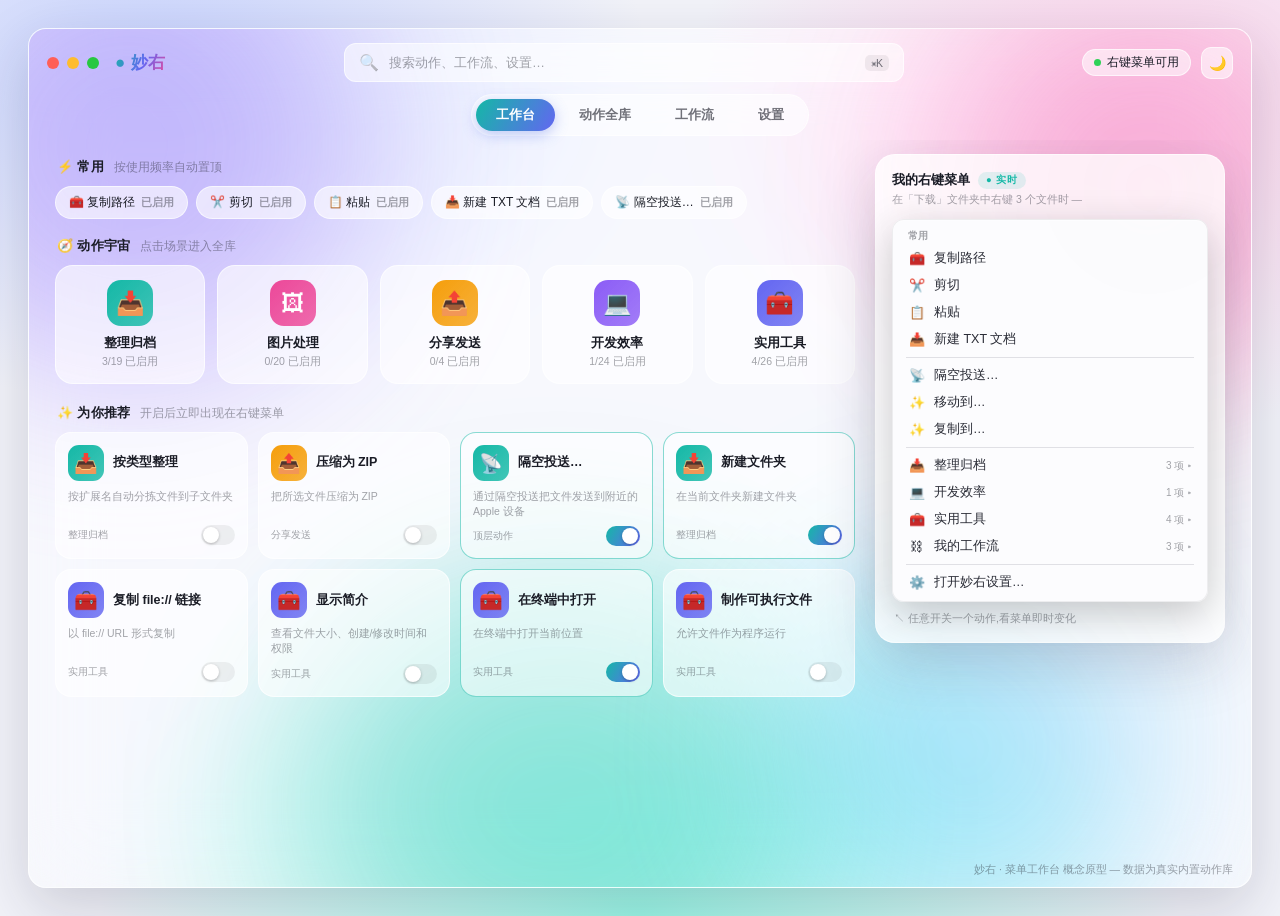
<file: design/prototype.html>
<!DOCTYPE html>
<html lang="zh-CN">
<head>
<meta charset="UTF-8">
<meta name="viewport" content="width=device-width, initial-scale=1.0">
<title>妙右 · 菜单工作台 — 高保真原型</title>
<style>
:root{
  --accent1:#14B8A6; --accent2:#6366F1; --accent3:#EC4899;
  --c-organize:#14B8A6; --c-media:#EC4899; --c-share:#F59E0B; --c-dev:#8B5CF6; --c-util:#6366F1;
  --bg:#f2f3f9;
  --win-bg:rgba(255,255,255,.42);
  --glass:rgba(255,255,255,.55);
  --glass-strong:rgba(255,255,255,.78);
  --glass-border:rgba(255,255,255,.65);
  --text:#1a1c26; --text2:rgba(26,28,38,.62); --text3:rgba(26,28,38,.40);
  --menu-bg:rgba(252,252,254,.92);
  --menu-item:#2a2c36;
  --hover:rgba(10,120,255,.1);
  --tile:rgba(255,255,255,.6);
  --shadow:0 20px 60px rgba(30,30,60,.18);
  --kbd:rgba(0,0,0,.06);
}
.dark{
  --bg:#07080f;
  --win-bg:rgba(16,18,30,.55);
  --glass:rgba(22,24,38,.55);
  --glass-strong:rgba(24,26,42,.82);
  --glass-border:rgba(255,255,255,.10);
  --text:#f0f1f7; --text2:rgba(240,241,247,.62); --text3:rgba(240,241,247,.38);
  --menu-bg:rgba(32,34,50,.94);
  --menu-item:#e8e9f2;
  --hover:rgba(120,160,255,.16);
  --tile:rgba(255,255,255,.07);
  --shadow:0 30px 90px rgba(0,0,0,.6);
  --kbd:rgba(255,255,255,.10);
}
*{margin:0;padding:0;box-sizing:border-box;-webkit-font-smoothing:antialiased}
body{
  font-family:-apple-system,BlinkMacSystemFont,"PingFang SC","Helvetica Neue",sans-serif;
  min-height:100vh;display:flex;align-items:center;justify-content:center;padding:28px;
  background:
    radial-gradient(900px 600px at 12% 8%, #c7d2fe 0%, transparent 55%),
    radial-gradient(800px 600px at 88% 12%, #fbcfe8 0%, transparent 55%),
    radial-gradient(900px 700px at 50% 100%, #99f6e4 0%, transparent 60%),
    var(--bg);
  color:var(--text);transition:background .4s;
}
.dark body{background:
    radial-gradient(900px 600px at 12% 8%, #1e1b4b 0%, transparent 55%),
    radial-gradient(800px 600px at 88% 12%, #4a1942 0%, transparent 55%),
    radial-gradient(900px 700px at 50% 100%, #062e2a 0%, transparent 60%),
    var(--bg);}
/* ---------- 窗口 ---------- */
.window{
  width:1340px;height:860px;border-radius:18px;overflow:hidden;position:relative;
  background:var(--win-bg);backdrop-filter:blur(40px) saturate(1.6);-webkit-backdrop-filter:blur(40px) saturate(1.6);
  border:1px solid var(--glass-border);box-shadow:var(--shadow);display:flex;flex-direction:column;
}
.aurora{position:absolute;inset:-20%;pointer-events:none;z-index:0}
.aurora i{position:absolute;border-radius:50%;filter:blur(90px);opacity:.34;animation:drift 26s ease-in-out infinite alternate}
.dark .aurora i{opacity:.26}
.aurora i:nth-child(1){width:480px;height:480px;background:#8B5CF6;top:4%;left:6%}
.aurora i:nth-child(2){width:420px;height:420px;background:#EC4899;top:10%;right:8%;animation-delay:-8s}
.aurora i:nth-child(3){width:520px;height:460px;background:#14B8A6;bottom:2%;left:30%;animation-delay:-16s}
.aurora i:nth-child(4){width:380px;height:380px;background:#38BDF8;bottom:10%;right:20%;animation-delay:-4s}
@keyframes drift{from{transform:translate(0,0) scale(1)}to{transform:translate(60px,40px) scale(1.15)}}
/* ---------- 顶栏 ---------- */
.titlebar{position:relative;z-index:5;display:flex;align-items:center;padding:14px 18px 0;gap:14px}
.lights{display:flex;gap:8px;margin-right:2px}
.lights i{width:12px;height:12px;border-radius:50%}
.lights i:nth-child(1){background:#ff5f57}.lights i:nth-child(2){background:#febc2e}.lights i:nth-child(3){background:#28c840}
.brand{display:flex;align-items:center;gap:8px;font-weight:800;font-size:15px;letter-spacing:.5px}
.brand b{background:linear-gradient(120deg,var(--accent1),var(--accent2) 55%,var(--accent3));-webkit-background-clip:text;background-clip:text;color:transparent;font-size:17px}
.cmdbar{
  flex:1;max-width:560px;margin:0 auto;display:flex;align-items:center;gap:10px;
  background:var(--glass);border:1px solid var(--glass-border);border-radius:12px;padding:9px 14px;
  cursor:pointer;transition:.2s;
}
.cmdbar:hover{box-shadow:0 6px 24px rgba(90,90,180,.15)}
.cmdbar .ph{color:var(--text3);font-size:13px;flex:1}
kbd{font-family:inherit;font-size:10.5px;color:var(--text2);background:var(--kbd);border-radius:5px;padding:2px 6px}
.top-right{display:flex;align-items:center;gap:10px}
.pill{display:flex;align-items:center;gap:6px;font-size:11.5px;padding:5px 11px;border-radius:99px;background:var(--glass);border:1px solid var(--glass-border)}
.pill .dot{width:7px;height:7px;border-radius:50%}
.icon-btn{width:32px;height:32px;border-radius:10px;border:1px solid var(--glass-border);background:var(--glass);display:flex;align-items:center;justify-content:center;cursor:pointer;font-size:14px;transition:.2s}
.icon-btn:hover{transform:translateY(-1px)}
/* ---------- 药丸导航 ---------- */
.nav{position:relative;z-index:5;display:flex;justify-content:center;margin:12px 0 4px}
.nav .tabs{display:flex;gap:4px;background:var(--glass);border:1px solid var(--glass-border);border-radius:99px;padding:4px}
.nav .tab{border:none;background:transparent;padding:7px 20px;border-radius:99px;font-size:13px;font-weight:600;color:var(--text2);cursor:pointer;font-family:inherit;transition:.18s}
.nav .tab:hover{color:var(--text)}
.nav .tab.on{color:#fff;background:linear-gradient(120deg,var(--accent1),var(--accent2));box-shadow:0 4px 14px rgba(80,110,230,.35)}
/* ---------- 主体布局 ---------- */
.stage{position:relative;z-index:2;flex:1;overflow:hidden}
.screen{position:absolute;inset:0;padding:14px 26px 24px;overflow-y:auto;display:none}
.screen.on{display:block;animation:fadein .25s}
@keyframes fadein{from{opacity:0;transform:translateY(6px)}to{opacity:1;transform:none}}
.screen::-webkit-scrollbar{width:8px}
.screen::-webkit-scrollbar-thumb{background:var(--kbd);border-radius:4px}
/* ---------- 工作台 ---------- */
.studio{display:grid;grid-template-columns:1fr 350px;gap:20px;align-items:start}
.sec-head{display:flex;align-items:baseline;gap:10px;margin:4px 2px 10px}
.sec-head h3{font-size:13px;font-weight:800;letter-spacing:.3px}
.sec-head span{font-size:11.5px;color:var(--text3)}
.chips{display:flex;gap:8px;flex-wrap:wrap;margin-bottom:18px}
.chip{display:flex;align-items:center;gap:6px;font-size:12px;padding:7px 13px;border-radius:99px;background:var(--tile);border:1px solid var(--glass-border);cursor:pointer;transition:.15s;font-family:inherit;color:var(--text)}
.chip:hover{transform:translateY(-1px);box-shadow:0 4px 12px rgba(90,90,180,.14)}
.chip b{color:var(--text3);font-weight:600;font-size:10.5px}
.scenes{display:grid;grid-template-columns:repeat(5,1fr);gap:12px;margin-bottom:20px}
.scene-card{border:1px solid var(--glass-border);background:var(--tile);border-radius:18px;padding:14px;cursor:pointer;text-align:center;transition:.2s;font-family:inherit;color:var(--text)}
.scene-card:hover{transform:translateY(-3px);box-shadow:0 10px 30px rgba(90,90,180,.18)}
.scene-card .sc-emoji{width:46px;height:46px;border-radius:14px;display:inline-flex;align-items:center;justify-content:center;font-size:23px;margin-bottom:8px;color:#fff}
.scene-card .sc-name{font-size:13px;font-weight:700}
.scene-card .sc-count{font-size:10.5px;color:var(--text3);margin-top:3px}
.tiles{display:grid;grid-template-columns:repeat(auto-fill,minmax(168px,1fr));gap:10px}
.tile{
  position:relative;border:1px solid var(--glass-border);background:var(--tile);border-radius:16px;padding:12px;cursor:pointer;
  transition:.18s;font-family:inherit;color:var(--text);text-align:left;display:flex;flex-direction:column;gap:8px;
}
.tile:hover{transform:translateY(-2px);box-shadow:0 8px 24px rgba(90,90,180,.16)}
.tile .t-row{display:flex;align-items:center;gap:9px}
.tile .t-emoji{width:36px;height:36px;border-radius:11px;display:flex;align-items:center;justify-content:center;font-size:19px;color:#fff;flex:none}
.tile .t-name{font-size:12.5px;font-weight:700;line-height:1.25}
.tile .t-desc{font-size:10.5px;color:var(--text3);line-height:1.4;display:-webkit-box;-webkit-line-clamp:2;-webkit-box-orient:vertical;overflow:hidden;min-height:28px}
.tile .t-foot{display:flex;align-items:center;justify-content:space-between}
.tile .t-usage{font-size:10px;color:var(--text3)}
.tile.on{border-color:rgba(20,184,166,.5)}
/* 开关 */
.sw{width:34px;height:20px;border-radius:99px;background:var(--kbd);position:relative;transition:.2s;flex:none;border:none;cursor:pointer}
.sw::after{content:"";position:absolute;width:16px;height:16px;border-radius:50%;background:#fff;top:2px;left:2px;transition:.2s;box-shadow:0 1px 3px rgba(0,0,0,.25)}
.sw.on{background:linear-gradient(120deg,var(--accent1),var(--accent2))}
.sw.on::after{left:16px}
/* ---------- 菜单预览 ---------- */
.menu-panel{
  position:sticky;top:0;border:1px solid var(--glass-border);background:var(--glass-strong);
  border-radius:20px;padding:16px;box-shadow:var(--shadow);
}
.menu-panel .mp-head{display:flex;align-items:center;gap:8px;margin-bottom:4px}
.menu-panel .mp-head h3{font-size:13px;font-weight:800}
.menu-panel .mp-head .live{font-size:9.5px;color:var(--accent1);font-weight:800;letter-spacing:1px;background:rgba(20,184,166,.12);padding:2px 8px;border-radius:99px}
.menu-panel .mp-sub{font-size:10.5px;color:var(--text3);margin-bottom:12px}
.macmenu{background:var(--menu-bg);border-radius:12px;padding:5px;box-shadow:0 12px 40px rgba(0,0,0,.22),inset 0 1px 0 rgba(255,255,255,.35);border:1px solid rgba(0,0,0,.06)}
.dark .macmenu{border-color:rgba(255,255,255,.08)}
.mi{display:flex;align-items:center;gap:9px;font-size:12.5px;color:var(--menu-item);padding:5px 10px;border-radius:7px;transition:background .1s}
.mi .m-emoji{width:17px;text-align:center;font-size:13px}
.mi .m-label{flex:1;white-space:nowrap;overflow:hidden;text-overflow:ellipsis}
.mi .m-sub{font-size:10px;color:var(--text3)}
.mi:hover{background:linear-gradient(120deg,var(--accent1),var(--accent2));color:#fff}
.mi:hover .m-sub{color:rgba(255,255,255,.8)}
.msep{height:1px;background:rgba(128,128,140,.22);margin:4px 8px}
.mgroup{font-size:10px;color:var(--text3);padding:4px 10px 2px;font-weight:700;letter-spacing:.4px}
.mi.red{color:#e5484d}
.mi.red:hover{background:#e5484d;color:#fff}
.mi.dim{opacity:.4}
@keyframes pop{0%{background:rgba(20,184,166,.35)}100%{background:transparent}}
.mi.flash{animation:pop 1s ease-out}
/* ---------- 全库 ---------- */
.lib-head{display:flex;align-items:center;gap:14px;margin-bottom:14px}
.lib-head h2{font-size:20px;font-weight:800}
.lib-head .cnt{font-size:12px;color:var(--text3)}
.lib-filters{display:flex;gap:8px;margin-bottom:16px;flex-wrap:wrap;align-items:center}
.fchip{font-size:12px;padding:7px 14px;border-radius:99px;border:1px solid var(--glass-border);background:var(--tile);cursor:pointer;font-family:inherit;color:var(--text);transition:.15s}
.fchip.on{background:linear-gradient(120deg,var(--accent1),var(--accent2));color:#fff;border-color:transparent;font-weight:700}
.lib-grid{display:grid;grid-template-columns:repeat(auto-fill,minmax(168px,1fr));gap:10px}
/* ---------- 工作流 ---------- */
.wf-toolbar{display:flex;align-items:center;gap:10px;background:var(--glass);border:1px solid var(--glass-border);border-radius:14px;padding:10px 14px;margin-bottom:14px}
.wf-toolbar input{background:transparent;border:none;outline:none;color:var(--text);font-size:14px;font-weight:700;width:200px;font-family:inherit}
.btn{border:none;border-radius:99px;padding:8px 16px;font-size:12.5px;font-weight:700;cursor:pointer;font-family:inherit;transition:.15s}
.btn.ghost{background:var(--tile);color:var(--text);border:1px solid var(--glass-border)}
.btn.primary{background:linear-gradient(120deg,var(--accent1),var(--accent2));color:#fff;box-shadow:0 4px 14px rgba(80,110,230,.35)}
.btn:hover{transform:translateY(-1px)}
.wf-wrap{display:grid;grid-template-columns:230px 1fr;gap:14px}
.wf-palette{background:var(--glass);border:1px solid var(--glass-border);border-radius:16px;padding:12px;max-height:560px;overflow:auto}
.wf-palette h4{font-size:11px;color:var(--text3);margin:10px 2px 6px;font-weight:800}
.wf-palette h4:first-child{margin-top:0}
.wf-p-item{display:flex;align-items:center;gap:8px;font-size:12px;padding:6px 8px;border-radius:9px;cursor:grab;color:var(--text)}
.wf-p-item:hover{background:var(--hover)}
.wf-p-item i{width:18px;height:18px;border-radius:5px;display:inline-flex;align-items:center;justify-content:center;font-size:9px;color:#fff;font-style:normal}
.canvas{
  position:relative;border:1px solid var(--glass-border);border-radius:16px;overflow:hidden;min-height:560px;
  background:
    radial-gradient(var(--kbd) 1px, transparent 1px) 0 0/22px 22px,
    var(--tile);
}
.cnode{
  position:absolute;width:190px;border-radius:14px;padding:11px 12px;
  background:var(--glass-strong);border:1.5px solid var(--glass-border);box-shadow:0 8px 28px rgba(30,30,80,.16);
}
.cnode .cn-head{display:flex;align-items:center;gap:8px}
.cnode .cn-emoji{width:28px;height:28px;border-radius:9px;display:flex;align-items:center;justify-content:center;font-size:15px;color:#fff}
.cnode .cn-name{font-size:12px;font-weight:800}
.cnode .cn-sub{font-size:10px;color:var(--text3);margin-top:5px}
.cnode .cn-x{position:absolute;top:7px;right:9px;color:var(--text3);font-size:11px;cursor:pointer}
.port{position:absolute;width:11px;height:11px;border-radius:50%;background:var(--accent2);border:2px solid #fff;box-shadow:0 0 0 2px rgba(99,102,241,.3)}
.port.in{left:-6px;top:50%;transform:translateY(-50%)}
.port.out{right:-6px;top:50%;transform:translateY(-50%)}
.wf-hint{position:absolute;bottom:12px;left:50%;transform:translateX(-50%);font-size:11px;color:var(--text3);background:var(--glass);padding:6px 14px;border-radius:99px;border:1px solid var(--glass-border)}
/* ---------- 设置 ---------- */
.settings{max-width:640px;margin:0 auto}
.set-card{background:var(--glass);border:1px solid var(--glass-border);border-radius:18px;padding:4px 18px;margin-bottom:16px}
.set-row{display:flex;align-items:center;gap:12px;padding:13px 0;border-bottom:1px solid rgba(128,128,140,.14)}
.set-row:last-child{border-bottom:none}
.set-row .s-main{flex:1}
.set-row .s-title{font-size:13px;font-weight:700}
.set-row .s-hint{font-size:11px;color:var(--text3);margin-top:2px}
.seg{display:flex;background:var(--kbd);border-radius:9px;padding:2px}
.seg i{font-style:normal;font-size:11.5px;padding:4px 12px;border-radius:7px;color:var(--text2);cursor:pointer}
.seg i.on{background:var(--glass-strong);color:var(--text);font-weight:700;box-shadow:0 1px 4px rgba(0,0,0,.12)}
h2.pagetitle{font-size:20px;font-weight:800;margin:6px 2px 16px}
/* ---------- 命令面板 ---------- */
.overlay{position:absolute;inset:0;background:rgba(10,10,20,.35);backdrop-filter:blur(6px);z-index:50;display:none;align-items:flex-start;justify-content:center;padding-top:90px}
.overlay.on{display:flex;animation:fadein .15s}
.palette{width:600px;background:var(--glass-strong);backdrop-filter:blur(30px);border:1px solid var(--glass-border);border-radius:18px;box-shadow:var(--shadow);overflow:hidden}
.palette input{width:100%;border:none;outline:none;background:transparent;padding:16px 18px;font-size:15px;color:var(--text);font-family:inherit;border-bottom:1px solid rgba(128,128,140,.15)}
.palette .pl-list{max-height:380px;overflow-y:auto;padding:6px}
.pl-item{display:flex;align-items:center;gap:10px;padding:9px 12px;border-radius:10px;cursor:pointer}
.pl-item:hover,.pl-item.hl{background:var(--hover)}
.pl-item .p-emoji{width:30px;height:30px;border-radius:9px;display:flex;align-items:center;justify-content:center;font-size:16px;color:#fff;flex:none}
.pl-item .p-name{font-size:13px;font-weight:700}
.pl-item .p-desc{font-size:11px;color:var(--text3)}
.pl-item .p-tag{font-size:9.5px;padding:2px 8px;border-radius:99px;font-weight:700}
.pl-empty{padding:30px;text-align:center;color:var(--text3);font-size:13px}
.pl-foot{display:flex;gap:14px;padding:8px 16px;border-top:1px solid rgba(128,128,140,.15);font-size:10.5px;color:var(--text3)}
.note{position:absolute;bottom:10px;right:18px;z-index:6;font-size:10.5px;color:var(--text3)}
</style>
</head>
<body>
<div class="window" id="win">
  <div class="aurora"><i></i><i></i><i></i><i></i></div>

  <div class="titlebar">
    <div class="lights"><i></i><i></i><i></i></div>
    <div class="brand"><b>● 妙右</b></div>
    <div class="cmdbar" onclick="openPalette()">
      <span style="color:var(--text3)">🔍</span>
      <span class="ph">搜索动作、工作流、设置…</span>
      <kbd>⌘K</kbd>
    </div>
    <div class="top-right">
      <div class="pill"><span class="dot" style="background:#30d158"></span>右键菜单可用</div>
      <div class="icon-btn" id="themeBtn" onclick="toggleTheme()" title="明暗切换">🌙</div>
    </div>
  </div>

  <div class="nav">
    <div class="tabs">
      <button class="tab on" data-s="studio" onclick="go('studio')">工作台</button>
      <button class="tab" data-s="library" onclick="go('library')">动作全库</button>
      <button class="tab" data-s="workflow" onclick="go('workflow')">工作流</button>
      <button class="tab" data-s="settings" onclick="go('settings')">设置</button>
    </div>
  </div>

  <div class="stage">

    <!-- ═══════ 工作台 ═══════ -->
    <div class="screen on" id="s-studio">
      <div class="studio">
        <div>
          <div class="sec-head"><h3>⚡ 常用</h3><span>按使用频率自动置顶</span></div>
          <div class="chips" id="frequentChips"></div>

          <div class="sec-head"><h3>🧭 动作宇宙</h3><span>点击场景进入全库</span></div>
          <div class="scenes" id="sceneCards"></div>

          <div class="sec-head"><h3>✨ 为你推荐</h3><span>开启后立即出现在右键菜单</span></div>
          <div class="tiles" id="featuredTiles"></div>
        </div>

        <div class="menu-panel">
          <div class="mp-head"><h3>我的右键菜单</h3><span class="live">● 实时</span></div>
          <div class="mp-sub" id="menuContext">在「下载」文件夹中右键 3 个文件时 —</div>
          <div class="macmenu" id="menuPreview"></div>
          <div class="mp-sub" style="margin:10px 2px 0">↖ 任意开关一个动作,看菜单即时变化</div>
        </div>
      </div>
    </div>

    <!-- ═══════ 动作全库 ═══════ -->
    <div class="screen" id="s-library">
      <div class="lib-head"><h2>动作全库</h2><span class="cnt" id="libCount"></span></div>
      <div class="lib-filters" id="libFilters"></div>
      <div class="lib-grid" id="libGrid"></div>
    </div>

    <!-- ═══════ 工作流 ═══════ -->
    <div class="screen" id="s-workflow">
      <div class="wf-toolbar">
        <span style="font-size:17px">📸</span>
        <input value="照片归档">
        <span style="font-size:11px;color:var(--text3)">3 个步骤 · 已启用</span>
        <span style="flex:1"></span>
        <button class="btn ghost">▶ 试运行</button>
        <button class="btn primary">保存并启用</button>
      </div>
      <div class="wf-wrap">
        <div class="wf-palette" id="wfPalette"></div>
        <div class="canvas">
          <svg style="position:absolute;inset:0;width:100%;height:100%" >
            <path d="M 250 130 C 300 130, 300 240, 350 240" fill="none" stroke="#6366F1" stroke-width="2.5" opacity=".8"/>
            <path d="M 560 240 C 610 240, 610 350, 660 350" fill="none" stroke="#6366F1" stroke-width="2.5" opacity=".8" stroke-dasharray="1 0"/>
          </svg>
          <div class="cnode" style="left:60px;top:95px">
            <span class="cn-x">✕</span>
            <div class="cn-head"><span class="cn-emoji" style="background:linear-gradient(135deg,#14B8A6,#0d9488)">🔗</span><span class="cn-name">复制路径</span></div>
            <div class="cn-sub">输入:Finder 选中项</div>
            <span class="port in"></span><span class="port out"></span>
          </div>
          <div class="cnode" style="left:350px;top:205px">
            <span class="cn-x">✕</span>
            <div class="cn-head"><span class="cn-emoji" style="background:linear-gradient(135deg,#EC4899,#be185d)">🖼</span><span class="cn-name">转换为 JPEG</span></div>
            <div class="cn-sub">输入:上游产物</div>
            <span class="port in"></span><span class="port out"></span>
          </div>
          <div class="cnode" style="left:660px;top:315px">
            <span class="cn-x">✕</span>
            <div class="cn-head"><span class="cn-emoji" style="background:linear-gradient(135deg,#8B5CF6,#6d28d9)">📦</span><span class="cn-name">压缩为 ZIP</span></div>
            <div class="cn-sub">输入:上游产物</div>
            <span class="port in"></span><span class="port out"></span>
          </div>
          <div class="wf-hint">从左侧动作库点击加入 · 拖动出端口连线 · 保存后出现在右键「我的工作流」</div>
        </div>
      </div>
    </div>

    <!-- ═══════ 设置 ═══════ -->
    <div class="screen" id="s-settings">
      <div class="settings">
        <h2 class="pagetitle">设置</h2>
        <div class="set-card">
          <div class="set-row">
            <div class="s-main"><div class="s-title">应用语言</div></div>
            <div class="seg"><i class="on">简体中文</i><i>English</i><i>跟随系统</i></div>
          </div>
          <div class="set-row">
            <div class="s-main"><div class="s-title">外观</div><div class="s-hint">原型右上角 🌙 也能切</div></div>
            <div class="seg"><i class="on">跟随系统</i><i>浅色</i><i>深色</i></div>
          </div>
        </div>
        <div class="set-card">
          <div class="set-row">
            <div class="s-main"><div class="s-title">在所有文件夹生效</div><div class="s-hint">关闭后仅在监控的文件夹内出现</div></div>
            <button class="sw on" onclick="this.classList.toggle('on')"></button>
          </div>
          <div class="set-row">
            <div class="s-main"><div class="s-title">按分类折叠右键菜单</div><div class="s-hint">关闭后动作平铺在菜单顶层</div></div>
            <button class="sw on" onclick="this.classList.toggle('on')"></button>
          </div>
          <div class="set-row">
            <div class="s-main"><div class="s-title">常用动作置顶</div><div class="s-hint">高频动作自动排到菜单最前</div></div>
            <button class="sw on" onclick="this.classList.toggle('on')"></button>
          </div>
        </div>
        <div class="set-card">
          <div class="set-row">
            <div class="s-main"><div class="s-title">监控文件夹</div><div class="s-hint">图片 · 文稿 · 下载 · 影片 · 桌面</div></div>
            <button class="btn ghost">＋ 添加</button>
          </div>
          <div class="set-row">
            <div class="s-main"><div class="s-title">登录时启动</div></div>
            <button class="sw on" onclick="this.classList.toggle('on')"></button>
          </div>
          <div class="set-row">
            <div class="s-main"><div class="s-title">菜单栏图标</div></div>
            <button class="sw on" onclick="this.classList.toggle('on')"></button>
          </div>
        </div>
      </div>
    </div>

  </div>

  <!-- ═══════ 命令面板 ═══════ -->
  <div class="overlay" id="paletteOverlay" onclick="if(event.target===this)closePalette()">
    <div class="palette">
      <input id="plInput" placeholder="输入即筛选 — 动作名、描述、场景…" oninput="renderPalette()">
      <div class="pl-list" id="plList"></div>
      <div class="pl-foot"><span>↩ 开关动作</span><span>esc 关闭</span><span id="plCount"></span></div>
    </div>
  </div>

  <div class="note">妙右 · 菜单工作台 概念原型 — 数据为真实内置动作库</div>
</div>

<script>
const ACTIONS = [
 {
  "name": "彻底删除",
  "cat": null,
  "desc": "不经过废纸篓,直接彻底删除所选文件(不可恢复)",
  "scene": "顶层",
  "emoji": "🗑"
 },
 {
  "name": "隔空投送…",
  "cat": null,
  "desc": "通过隔空投送把文件发送到附近的 Apple 设备",
  "scene": "顶层",
  "emoji": "📡"
 },
 {
  "name": "粘贴",
  "cat": null,
  "desc": "把之前「剪切」的文件移动到当前文件夹",
  "scene": "顶层",
  "emoji": "📋"
 },
 {
  "name": "剪切",
  "cat": null,
  "desc": "剪切所选文件,之后在目标文件夹执行「粘贴」完成移动",
  "scene": "顶层",
  "emoji": "✂️"
 },
 {
  "name": "移动到…",
  "cat": null,
  "desc": "弹窗选择文件夹,把所选文件移动过去",
  "scene": "顶层",
  "emoji": "✨"
 },
 {
  "name": "复制到…",
  "cat": null,
  "desc": "弹窗选择文件夹,把所选文件复制过去",
  "scene": "顶层",
  "emoji": "✨"
 },
 {
  "name": "新建 TXT 文档",
  "cat": "organize",
  "desc": "在当前文件夹新建空白文本文档",
  "scene": "整理归档",
  "emoji": "📥"
 },
 {
  "name": "新建 Markdown 笔记",
  "cat": "organize",
  "desc": "在当前文件夹新建 Markdown 笔记",
  "scene": "整理归档",
  "emoji": "📥"
 },
 {
  "name": "新建 RTF 文档",
  "cat": "organize",
  "desc": "在当前文件夹新建富文本文档",
  "scene": "整理归档",
  "emoji": "📥"
 },
 {
  "name": "新建 Word 文档",
  "cat": "organize",
  "desc": "在当前文件夹新建 Word(.docx)文档",
  "scene": "整理归档",
  "emoji": "📥"
 },
 {
  "name": "新建 Excel 工作簿",
  "cat": "organize",
  "desc": "在当前文件夹新建 Excel(.xlsx)工作簿",
  "scene": "整理归档",
  "emoji": "📥"
 },
 {
  "name": "新建 PPT 演示文稿",
  "cat": "organize",
  "desc": "在当前文件夹新建 PowerPoint(.pptx)演示文稿",
  "scene": "整理归档",
  "emoji": "📥"
 },
 {
  "name": "新建文件夹",
  "cat": "organize",
  "desc": "在当前文件夹新建文件夹",
  "scene": "整理归档",
  "emoji": "📥"
 },
 {
  "name": "根据文件名新建文件夹",
  "cat": "organize",
  "desc": "以所选文件的名称新建同名文件夹",
  "scene": "整理归档",
  "emoji": "📥"
 },
 {
  "name": "复制路径",
  "cat": "utilities",
  "desc": "复制文件的完整路径到剪贴板",
  "scene": "实用工具",
  "emoji": "🧰"
 },
 {
  "name": "复制文件名",
  "cat": "utilities",
  "desc": "仅复制文件名(含扩展名)",
  "scene": "实用工具",
  "emoji": "🧰"
 },
 {
  "name": "复制文件名(不含扩展名)",
  "cat": "utilities",
  "desc": "仅复制文件名,不带扩展名",
  "scene": "实用工具",
  "emoji": "🧰"
 },
 {
  "name": "复制所在文件夹路径",
  "cat": "utilities",
  "desc": "复制文件所在文件夹的路径",
  "scene": "实用工具",
  "emoji": "🧰"
 },
 {
  "name": "复制 file:// 链接",
  "cat": "utilities",
  "desc": "以 file:// URL 形式复制",
  "scene": "实用工具",
  "emoji": "🧰"
 },
 {
  "name": "复制为 Markdown 链接",
  "cat": "utilities",
  "desc": "复制为 [文件名](file://…) 形式的 Markdown 链接",
  "scene": "实用工具",
  "emoji": "🧰"
 },
 {
  "name": "在终端中打开",
  "cat": "utilities",
  "desc": "在终端中打开当前位置",
  "scene": "实用工具",
  "emoji": "🧰"
 },
 {
  "name": "显示简介",
  "cat": "utilities",
  "desc": "查看文件大小、创建/修改时间和权限",
  "scene": "实用工具",
  "emoji": "🧰"
 },
 {
  "name": "在 Finder 中显示",
  "cat": "utilities",
  "desc": "在新的 Finder 窗口中显示该项",
  "scene": "实用工具",
  "emoji": "🧰"
 },
 {
  "name": "创建带时间戳的副本",
  "cat": "utilities",
  "desc": "复制一份并在名称中加入日期时间",
  "scene": "实用工具",
  "emoji": "🧰"
 },
 {
  "name": "制作可执行文件",
  "cat": "utilities",
  "desc": "允许文件作为程序运行",
  "scene": "实用工具",
  "emoji": "🧰"
 },
 {
  "name": "清理 .DS_Store 文件",
  "cat": "utilities",
  "desc": "清理文件夹内的 Mac 隐藏系统文件",
  "scene": "实用工具",
  "emoji": "🧰"
 },
 {
  "name": "显示/隐藏隐藏文件",
  "cat": "utilities",
  "desc": "切换 Finder 中隐藏文件的显示状态",
  "scene": "实用工具",
  "emoji": "🧰"
 },
 {
  "name": "在 iTerm2 中打开",
  "cat": "dev",
  "desc": "在 iTerm2 终端中打开当前位置",
  "scene": "开发效率",
  "emoji": "💻"
 },
 {
  "name": "在 Warp 中打开",
  "cat": "dev",
  "desc": "在 Warp 终端中打开当前位置",
  "scene": "开发效率",
  "emoji": "💻"
 },
 {
  "name": "在 VS Code 中打开",
  "cat": "dev",
  "desc": "用 Visual Studio Code 打开",
  "scene": "开发效率",
  "emoji": "💻"
 },
 {
  "name": "在 Cursor 中打开",
  "cat": "dev",
  "desc": "用 Cursor 编辑器打开",
  "scene": "开发效率",
  "emoji": "💻"
 },
 {
  "name": "在 Sublime Text 中打开",
  "cat": "dev",
  "desc": "用 Sublime Text 打开",
  "scene": "开发效率",
  "emoji": "💻"
 },
 {
  "name": "在 Typora 中打开",
  "cat": "dev",
  "desc": "用 Typora 打开 Markdown 文件",
  "scene": "开发效率",
  "emoji": "💻"
 },
 {
  "name": "在 Obsidian 中打开",
  "cat": "dev",
  "desc": "在 Obsidian 中打开笔记",
  "scene": "开发效率",
  "emoji": "💻"
 },
 {
  "name": "在 IDEA 中打开",
  "cat": "dev",
  "desc": "用 IntelliJ IDEA 打开项目",
  "scene": "开发效率",
  "emoji": "💻"
 },
 {
  "name": "在 PyCharm 中打开",
  "cat": "dev",
  "desc": "用 PyCharm 打开项目",
  "scene": "开发效率",
  "emoji": "💻"
 },
 {
  "name": "在 CLion 中打开",
  "cat": "dev",
  "desc": "用 CLion 打开项目",
  "scene": "开发效率",
  "emoji": "💻"
 },
 {
  "name": "在 WebStorm 中打开",
  "cat": "dev",
  "desc": "用 WebStorm 打开项目",
  "scene": "开发效率",
  "emoji": "💻"
 },
 {
  "name": "在 GoLand 中打开",
  "cat": "dev",
  "desc": "用 GoLand 打开项目",
  "scene": "开发效率",
  "emoji": "💻"
 },
 {
  "name": "在 DataGrip 中打开",
  "cat": "dev",
  "desc": "用 DataGrip 打开数据库目录",
  "scene": "开发效率",
  "emoji": "💻"
 },
 {
  "name": "在 Android Studio 中打开",
  "cat": "dev",
  "desc": "用 Android Studio 打开项目",
  "scene": "开发效率",
  "emoji": "💻"
 },
 {
  "name": "用其他应用打开…",
  "cat": "dev",
  "desc": "弹窗选择任意 App 打开所选文件",
  "scene": "开发效率",
  "emoji": "💻"
 },
 {
  "name": "归类到新文件夹",
  "cat": "organize",
  "desc": "新建文件夹并把所选文件移入",
  "scene": "整理归档",
  "emoji": "📥"
 },
 {
  "name": "解散文件夹",
  "cat": "organize",
  "desc": "删除文件夹本身,但把里面的文件保留到上一级",
  "scene": "整理归档",
  "emoji": "📥"
 },
 {
  "name": "拍平嵌套文件",
  "cat": "organize",
  "desc": "把子文件夹里的文件全部移到顶层",
  "scene": "整理归档",
  "emoji": "📥"
 },
 {
  "name": "按类型整理",
  "cat": "organize",
  "desc": "按扩展名自动分拣文件到子文件夹",
  "scene": "整理归档",
  "emoji": "📥"
 },
 {
  "name": "按日期整理",
  "cat": "organize",
  "desc": "按「年-月」自动分拣文件到子文件夹",
  "scene": "整理归档",
  "emoji": "📥"
 },
 {
  "name": "按序号重命名",
  "cat": "organize",
  "desc": "把所选文件重命名为 001、002、003…",
  "scene": "整理归档",
  "emoji": "📥"
 },
 {
  "name": "文件名转小写",
  "cat": "organize",
  "desc": "把文件名转换为小写",
  "scene": "整理归档",
  "emoji": "📥"
 },
 {
  "name": "空格替换为下划线",
  "cat": "organize",
  "desc": "把文件名中的空格替换为下划线",
  "scene": "整理归档",
  "emoji": "📥"
 },
 {
  "name": "隐藏所选文件",
  "cat": "organize",
  "desc": "把所选文件(夹)标记为隐藏",
  "scene": "整理归档",
  "emoji": "📥"
 },
 {
  "name": "取消隐藏",
  "cat": "organize",
  "desc": "取消所选文件(夹)的隐藏标记",
  "scene": "整理归档",
  "emoji": "📥"
 },
 {
  "name": "发送快捷方式到桌面",
  "cat": "share",
  "desc": "在桌面创建指向所选文件的快捷方式",
  "scene": "分享发送",
  "emoji": "📤"
 },
 {
  "name": "清除空文件夹",
  "cat": "organize",
  "desc": "删除所选文件夹内的所有空文件夹",
  "scene": "整理归档",
  "emoji": "📥"
 },
 {
  "name": "复制图片中的文字",
  "cat": "media",
  "desc": "识别图片中的文字并复制",
  "scene": "图片处理",
  "emoji": "🖼"
 },
 {
  "name": "导出图片中的文字",
  "cat": "media",
  "desc": "识别图片中的文字并保存为 .txt",
  "scene": "图片处理",
  "emoji": "🖼"
 },
 {
  "name": "HEIC 转 JPG",
  "cat": "media",
  "desc": "把 iPhone 的 HEIC 照片转换为 JPG",
  "scene": "图片处理",
  "emoji": "🖼"
 },
 {
  "name": "图片合并为 PDF",
  "cat": "media",
  "desc": "把所选图片合并成一个 PDF",
  "scene": "图片处理",
  "emoji": "🖼"
 },
 {
  "name": "PDF 拆分为单页",
  "cat": "media",
  "desc": "把 PDF 的每一页拆分为单独文件",
  "scene": "图片处理",
  "emoji": "🖼"
 },
 {
  "name": "PDF 转图片",
  "cat": "media",
  "desc": "把 PDF 每一页渲染为 PNG 图片",
  "scene": "图片处理",
  "emoji": "🖼"
 },
 {
  "name": "转换为 PNG",
  "cat": "media",
  "desc": "转换为 PNG 格式(生成新文件)",
  "scene": "图片处理",
  "emoji": "🖼"
 },
 {
  "name": "转换为 JPG",
  "cat": "media",
  "desc": "转换为 JPG 格式(生成新文件)",
  "scene": "图片处理",
  "emoji": "🖼"
 },
 {
  "name": "转换为 ICNS",
  "cat": "media",
  "desc": "把图片转换为 Mac 图标格式 .icns",
  "scene": "图片处理",
  "emoji": "🖼"
 },
 {
  "name": "转换为 WebP",
  "cat": "media",
  "desc": "转换为 WebP 格式(需要系统支持)",
  "scene": "图片处理",
  "emoji": "🖼"
 },
 {
  "name": "缩小到 50%",
  "cat": "media",
  "desc": "把图片缩小为原来的一半(生成新文件)",
  "scene": "图片处理",
  "emoji": "🖼"
 },
 {
  "name": "缩放到 1920px",
  "cat": "media",
  "desc": "把图片宽度缩放到 1920px(生成新文件)",
  "scene": "图片处理",
  "emoji": "🖼"
 },
 {
  "name": "创建缩略图 (256px)",
  "cat": "media",
  "desc": "创建 256px 的缩略图版本",
  "scene": "图片处理",
  "emoji": "🖼"
 },
 {
  "name": "移除照片隐私信息",
  "cat": "media",
  "desc": "去掉照片里的 GPS 定位和相机信息",
  "scene": "图片处理",
  "emoji": "🖼"
 },
 {
  "name": "查看图片尺寸",
  "cat": "media",
  "desc": "查看图片的宽度和高度",
  "scene": "图片处理",
  "emoji": "🖼"
 },
 {
  "name": "顺时针旋转 90°",
  "cat": "media",
  "desc": "把图片顺时针旋转 90 度(生成新文件)",
  "scene": "图片处理",
  "emoji": "🖼"
 },
 {
  "name": "创建 @2x 副本",
  "cat": "media",
  "desc": "创建 @2x 视网膜屏尺寸副本",
  "scene": "图片处理",
  "emoji": "🖼"
 },
 {
  "name": "设为桌面壁纸",
  "cat": "media",
  "desc": "把这张图片设为桌面壁纸",
  "scene": "图片处理",
  "emoji": "🖼"
 },
 {
  "name": "用图片设置文件夹图标",
  "cat": "media",
  "desc": "选择一张图片,设置为文件夹的自定义图标",
  "scene": "图片处理",
  "emoji": "🖼"
 },
 {
  "name": "导出为图标集",
  "cat": "media",
  "desc": "生成 Mac/iPhone/iPad/Watch 全尺寸 .iconset 和 .icns",
  "scene": "图片处理",
  "emoji": "🖼"
 },
 {
  "name": "用 Xcode 打开",
  "cat": "dev",
  "desc": "用 Xcode 打开",
  "scene": "开发效率",
  "emoji": "💻"
 },
 {
  "name": "执行 npm install",
  "cat": "dev",
  "desc": "在文件夹中执行 npm install",
  "scene": "开发效率",
  "emoji": "💻"
 },
 {
  "name": "格式化 JSON",
  "cat": "dev",
  "desc": "美化 JSON 文件",
  "scene": "开发效率",
  "emoji": "💻"
 },
 {
  "name": "压缩 JSON",
  "cat": "dev",
  "desc": "压缩为 .min.json",
  "scene": "开发效率",
  "emoji": "💻"
 },
 {
  "name": "生成 UUID",
  "cat": "dev",
  "desc": "生成一个新 UUID 并复制",
  "scene": "开发效率",
  "emoji": "💻"
 },
 {
  "name": "Base64 编码",
  "cat": "dev",
  "desc": "把文件编码为 Base64 并复制",
  "scene": "开发效率",
  "emoji": "💻"
 },
 {
  "name": "统计代码行数",
  "cat": "dev",
  "desc": "统计常见源码文件的行数",
  "scene": "开发效率",
  "emoji": "💻"
 },
 {
  "name": "创建 .gitignore",
  "cat": "dev",
  "desc": "创建常用的 .gitignore 模板",
  "scene": "开发效率",
  "emoji": "💻"
 },
 {
  "name": "启动本地服务器",
  "cat": "dev",
  "desc": "在 8000 端口启动静态文件服务器",
  "scene": "开发效率",
  "emoji": "💻"
 },
 {
  "name": "MD5 哈希",
  "cat": "utilities",
  "desc": "计算文件 MD5 并复制",
  "scene": "实用工具",
  "emoji": "🧰"
 },
 {
  "name": "SHA1 哈希",
  "cat": "utilities",
  "desc": "计算文件 SHA1 并复制",
  "scene": "实用工具",
  "emoji": "🧰"
 },
 {
  "name": "SHA256 哈希",
  "cat": "utilities",
  "desc": "计算文件 SHA256 并复制",
  "scene": "实用工具",
  "emoji": "🧰"
 },
 {
  "name": "SHA512 哈希",
  "cat": "utilities",
  "desc": "计算文件 SHA512 并复制",
  "scene": "实用工具",
  "emoji": "🧰"
 },
 {
  "name": "生成 .sha256 校验文件",
  "cat": "utilities",
  "desc": "在旁边生成 .sha256 校验文件",
  "scene": "实用工具",
  "emoji": "🧰"
 },
 {
  "name": "压缩为 ZIP",
  "cat": "share",
  "desc": "把所选文件压缩为 ZIP",
  "scene": "分享发送",
  "emoji": "📤"
 },
 {
  "name": "解压到当前文件夹",
  "cat": "utilities",
  "desc": "把 ZIP 解压到所在文件夹",
  "scene": "实用工具",
  "emoji": "🧰"
 },
 {
  "name": "创建 TAR.GZ",
  "cat": "utilities",
  "desc": "创建 .tar.gz 压缩包",
  "scene": "实用工具",
  "emoji": "🧰"
 },
 {
  "name": "解压 TAR.GZ",
  "cat": "utilities",
  "desc": "解压 .tar.gz / .tgz 压缩包",
  "scene": "实用工具",
  "emoji": "🧰"
 },
 {
  "name": "压缩为 7Z",
  "cat": "share",
  "desc": "压缩为 7z(需要已安装 7zz)",
  "scene": "分享发送",
  "emoji": "📤"
 },
 {
  "name": "锁定文件",
  "cat": "utilities",
  "desc": "锁定文件,防止被修改或删除",
  "scene": "实用工具",
  "emoji": "🧰"
 },
 {
  "name": "解锁文件",
  "cat": "utilities",
  "desc": "解除文件的锁定状态",
  "scene": "实用工具",
  "emoji": "🧰"
 },
 {
  "name": "查看文件十六进制",
  "cat": "utilities",
  "desc": "查看文件开头的十六进制数据",
  "scene": "实用工具",
  "emoji": "🧰"
 },
 {
  "name": "强制解除文件占用",
  "cat": "utilities",
  "desc": "结束占用此文件的进程",
  "scene": "实用工具",
  "emoji": "🧰"
 },
 {
  "name": "路径转二维码",
  "cat": "share",
  "desc": "把文件路径生成二维码图片并复制",
  "scene": "分享发送",
  "emoji": "📤"
 },
 {
  "name": "恢复默认文件夹图标",
  "cat": "utilities",
  "desc": "清除自定义图标,还原系统默认文件夹外观",
  "scene": "实用工具",
  "emoji": "🧰"
 }
];
const SCENES = ["整理归档","图片处理","分享发送","开发效率","实用工具"];
const SCENE_EMOJI = {"整理归档":"📥","图片处理":"🖼","分享发送":"📤","开发效率":"💻","实用工具":"🧰"};
const SCENE_COLOR = {"整理归档":"#14B8A6","图片处理":"#EC4899","分享发送":"#F59E0B","开发效率":"#8B5CF6","实用工具":"#6366F1","顶层":"#14B8A6"};
const DEFAULT_ON = ["剪切","粘贴","移动到…","复制到…","隔空投送…","复制路径","复制文件名","在终端中打开","新建 TXT 文档","新建 Markdown 笔记","新建文件夹","在 VS Code 中打开","创建带时间戳的副本"];
const FREQUENT_SEED = ["复制路径","剪切","粘贴","新建 TXT 文档"];
const WORKFLOWS = ["照片归档","清理下载文件夹","发给别人"];
const DANGER = "彻底删除";

let enabled = new Set(JSON.parse(localStorage.getItem("miao_proto_on") || "null") || DEFAULT_ON);
let libFilter = "全部", libKeyword = "";
const byName = Object.fromEntries(ACTIONS.map(a => [a.name, a]));
const usage = {};
ACTIONS.forEach(a => usage[a.name] = (a.name === "复制路径" ? 4 : a.name === "彻底删除" ? 5 : 0));

function save(){ localStorage.setItem("miao_proto_on", JSON.stringify([...enabled])); }
function grad(hex){ return `linear-gradient(135deg, ${hex}, ${hex}CC)`; }
function sceneOf(a){ return a.scene === "顶层" ? "顶层" : a.scene; }

function toggle(name){
  enabled.has(name) ? enabled.delete(name) : enabled.add(name);
  save(); renderAll();
  const row = document.querySelector(`[data-menu="${CSS.escape(name)}"]`);
  if(row){ row.classList.remove("flash"); void row.offsetWidth; row.classList.add("flash"); }
}

/* ---------- 菜单预览 ---------- */
function renderMenu(){
  const m = document.getElementById("menuPreview");
  const on = ACTIONS.filter(a => enabled.has(a.name));
  const loose = on.filter(a => a.scene === "顶层" && a.name !== DANGER && !FREQUENT_SEED.includes(a.name));
  const frequent = [...FREQUENT_SEED].filter(n => enabled.has(n)).map(n => byName[n]).filter(Boolean);
  let h = "";
  if(frequent.length){
    h += `<div class="mgroup">常用</div>`;
    frequent.forEach(a => h += mi(a));
    h += `<div class="msep"></div>`;
  }
  loose.forEach(a => h += mi(a));
  if(loose.length) h += `<div class="msep"></div>`;
  SCENES.forEach(s => {
    const n = on.filter(a => a.scene === s).length;
    if(!n) return;
    h += `<div class="mi" data-menu="scene:${s}"><span class="m-emoji">${SCENE_EMOJI[s]}</span><span class="m-label">${s}</span><span class="m-sub">${n} 项 ▸</span></div>`;
  });
  if(WORKFLOWS.length){
    h += `<div class="mi"><span class="m-emoji">⛓</span><span class="m-label">我的工作流</span><span class="m-sub">${WORKFLOWS.length} 项 ▸</span></div>`;
  }
  h += `<div class="msep"></div>`;
  h += `<div class="mi"><span class="m-emoji">⚙️</span><span class="m-label">打开妙右设置…</span></div>`;
  const danger = on.find(a => a.name === DANGER);
  if(danger) h += `<div class="mi red" data-menu="${DANGER}"><span class="m-emoji">🗑</span><span class="m-label">${DANGER}</span></div>`;
  m.innerHTML = h;
}
function mi(a){
  return `<div class="mi" data-menu="${a.name.replace(/"/g,"&quot;")}"><span class="m-emoji">${a.emoji}</span><span class="m-label">${a.name}</span></div>`;
}

/* ---------- 常用 chips ---------- */
function renderFrequent(){
  const el = document.getElementById("frequentChips");
  const names = [...new Set([...FREQUENT_SEED, "复制路径","隔空投送…","根据文件名新建文件夹"])].filter(n => enabled.has(n) && n !== DANGER);
  el.innerHTML = names.map(n => {
    const a = byName[n]; if(!a) return "";
    return `<button class="chip" onclick="toggle('${n.replace(/'/g,"\\'")}')">${a.emoji} ${n} <b>已启用</b></button>`;
  }).join("");
}

/* ---------- 场景卡 ---------- */
function renderScenes(){
  document.getElementById("sceneCards").innerHTML = SCENES.map(s => {
    const all = ACTIONS.filter(a => a.scene === s);
    const on = all.filter(a => enabled.has(a.name)).length;
    return `<button class="scene-card" onclick="libFilter='${s}';go('library')">
      <span class="sc-emoji" style="background:${grad(SCENE_COLOR[s])}">${SCENE_EMOJI[s]}</span>
      <div class="sc-name">${s}</div>
      <div class="sc-count">${on}/${all.length} 已启用</div>
    </button>`;
  }).join("");
}

/* ---------- 推荐tiles ---------- */
function renderFeatured(){
  const picks = ["按类型整理","压缩为 ZIP","隔空投送…","新建文件夹","复制 file:// 链接","显示简介","在终端中打开","制作可执行文件","生成 UUID 并复制","初始化 Git 仓库"].filter(n => byName[n]).slice(0, 10);
  document.getElementById("featuredTiles").innerHTML = picks.map(n => byName[n]).filter(Boolean).map(tile).join("");
}
function tile(a){
  const on = enabled.has(a.name);
  return `<div class="tile ${on?"on":""}" onclick="toggle('${a.name.replace(/'/g,"\\'")}')">
    <div class="t-row"><span class="t-emoji" style="background:${grad(SCENE_COLOR[sceneOf(a)])}">${a.emoji}</span><span class="t-name">${a.name}</span></div>
    <div class="t-desc">${a.desc}</div>
    <div class="t-foot"><span class="t-usage">${a.scene === "顶层" ? "顶层动作" : a.scene}</span><span class="sw ${on?"on":""}" onclick="event.stopPropagation();toggle('${a.name.replace(/'/g,"\\'")}')"></span></div>
  </div>`;
}

/* ---------- 全库 ---------- */
function renderLib(){
  const filters = ["全部",...SCENES,"自定义"];
  document.getElementById("libFilters").innerHTML = filters.map(f =>
    `<button class="fchip ${libFilter===f?"on":""}" onclick="libFilter='${f}';renderLib()">${f==="全部"?"⭐ ":f==="自定义"?"🛠 ":SCENE_EMOJI[f]?SCENE_EMOJI[f]+" ":""}${f}</button>`
  ).join("") + `<input placeholder="筛选…" value="${libKeyword}" oninput="libKeyword=this.value;renderLib()" style="flex:1;min-width:160px;border:1px solid var(--glass-border);background:var(--tile);border-radius:99px;padding:7px 14px;font-size:12px;color:var(--text);outline:none;font-family:inherit">`;

  let list = ACTIONS;
  if(libFilter !== "全部" && libFilter !== "自定义") list = list.filter(a => a.scene === libFilter);
  if(libFilter === "自定义") list = [];
  if(libKeyword) list = list.filter(a => (a.name + a.desc).includes(libKeyword));

  document.getElementById("libCount").textContent = `${enabled.size} 个已启用 · ${list.length} 个显示`;
  document.getElementById("libGrid").innerHTML = list.map(tile).join("") ||
    `<div style="grid-column:1/-1;text-align:center;padding:60px;color:var(--text3);font-size:13px">还没有自定义动作 — 正式版里在这里新建 Shell / AppleScript / Automator 动作</div>`;
}

/* ---------- 工作流侧栏(装饰) ---------- */
function renderPaletteSidebar(){
  const dev = ACTIONS.filter(a => a.scene === "开发效率").slice(0,6);
  const org = ACTIONS.filter(a => a.scene === "整理归档").slice(0,5);
  const item = a => `<div class="wf-p-item"><i style="background:${SCENE_COLOR[sceneOf(a)]}">${a.emoji}</i>${a.name}</div>`;
  document.getElementById("wfPalette").innerHTML =
    `<h4>整理归档</h4>` + org.map(item).join("") + `<h4>开发效率</h4>` + dev.map(item).join("");
}

/* ---------- 命令面板 ---------- */
function openPalette(){ document.getElementById("paletteOverlay").classList.add("on"); const i = document.getElementById("plInput"); i.value=""; renderPalette(); setTimeout(()=>i.focus(),30); }
function closePalette(){ document.getElementById("paletteOverlay").classList.remove("on"); }
document.addEventListener("keydown", e => {
  if((e.metaKey||e.ctrlKey) && e.key.toLowerCase()==="k"){ e.preventDefault(); document.getElementById("paletteOverlay").classList.contains("on") ? closePalette() : openPalette(); }
  if(e.key==="Escape") closePalette();
});
function renderPalette(){
  const q = document.getElementById("plInput").value.trim();
  const list = ACTIONS.filter(a => !q || (a.name + a.desc + a.scene).includes(q)).slice(0, 12);
  document.getElementById("plCount").textContent = list.length ? `${list.length} / ${ACTIONS.length} 个动作` : "";
  document.getElementById("plList").innerHTML = list.map(a => {
    const on = enabled.has(a.name);
    return `<div class="pl-item" onclick="toggle('${a.name.replace(/'/g,"\\'")}')">
      <span class="p-emoji" style="background:${grad(SCENE_COLOR[sceneOf(a)])}">${a.emoji}</span>
      <div style="flex:1"><div class="p-name">${a.name}</div><div class="p-desc">${a.desc}</div></div>
      <span class="p-tag" style="background:${SCENE_COLOR[sceneOf(a)]}22;color:${SCENE_COLOR[sceneOf(a)]}">${a.scene}</span>
      <span class="sw ${on?"on":""}"></span>
    </div>`;
  }).join("") || `<div class="pl-empty">没有匹配「${q}」的动作</div>`;
}

/* ---------- 框架 ---------- */
function go(s){
  document.querySelectorAll(".tab").forEach(t => t.classList.toggle("on", t.dataset.s === s));
  document.querySelectorAll(".screen").forEach(sc => sc.classList.toggle("on", sc.id === "s-" + s));
}
function toggleTheme(){
  document.body.classList.toggle("dark");
  const dark = document.body.classList.contains("dark");
  document.getElementById("themeBtn").textContent = dark ? "☀️" : "🌙";
}
function renderAll(){ renderMenu(); renderFrequent(); renderScenes(); renderFeatured(); renderLib(); }
renderPaletteSidebar();
renderAll();
</script>
</body>
</html>
</file>
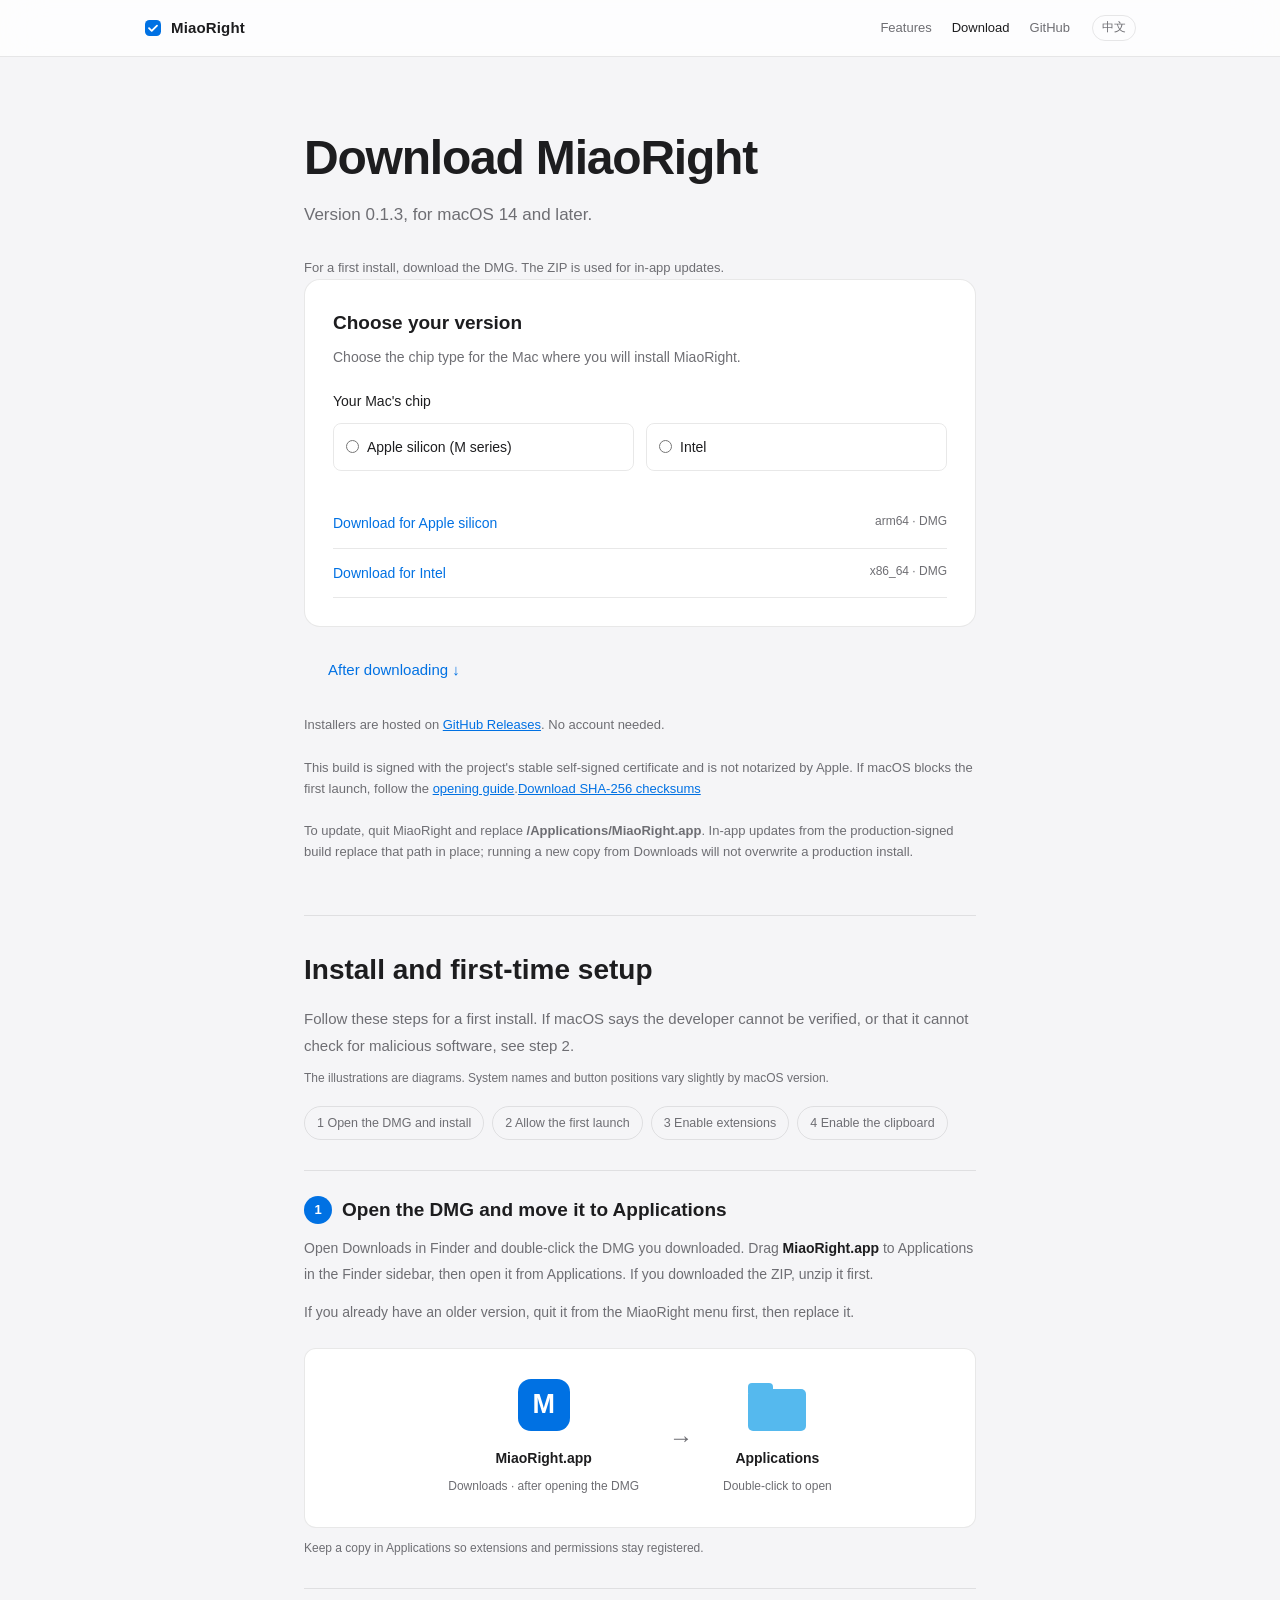
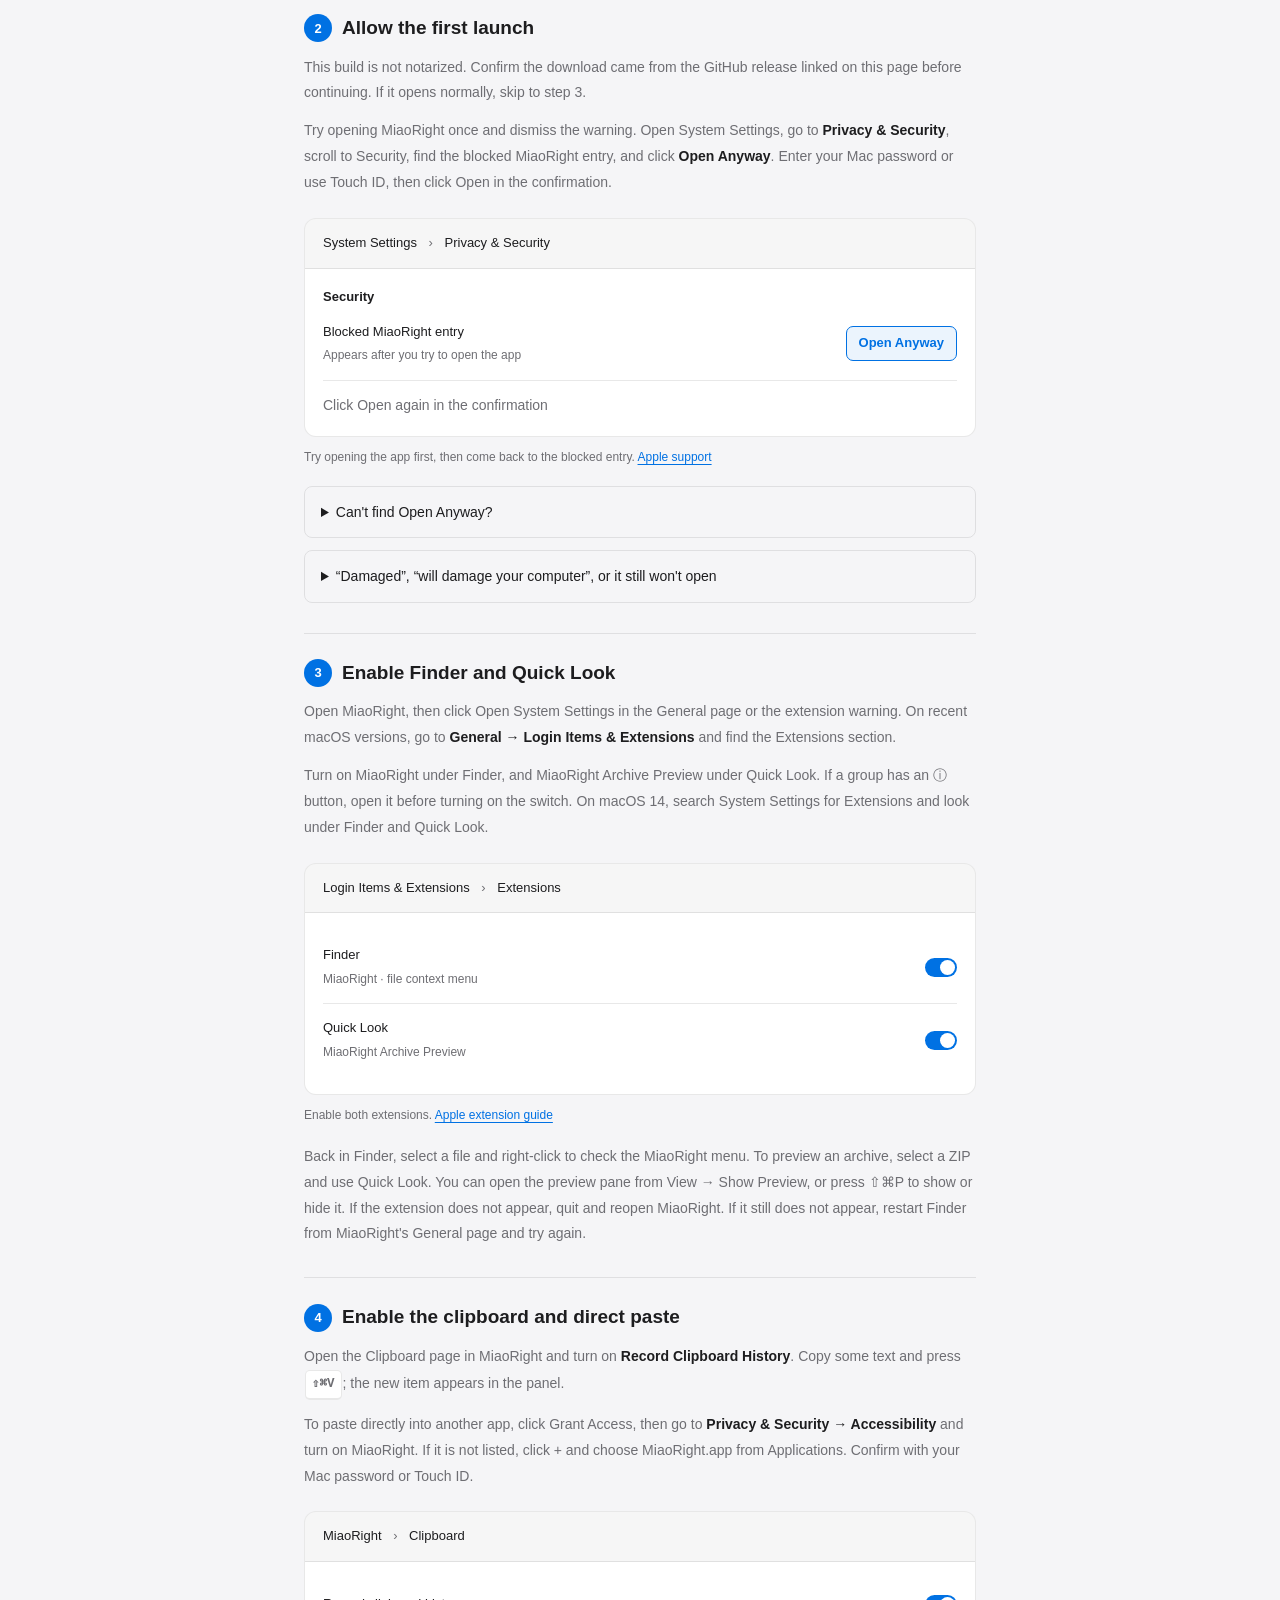
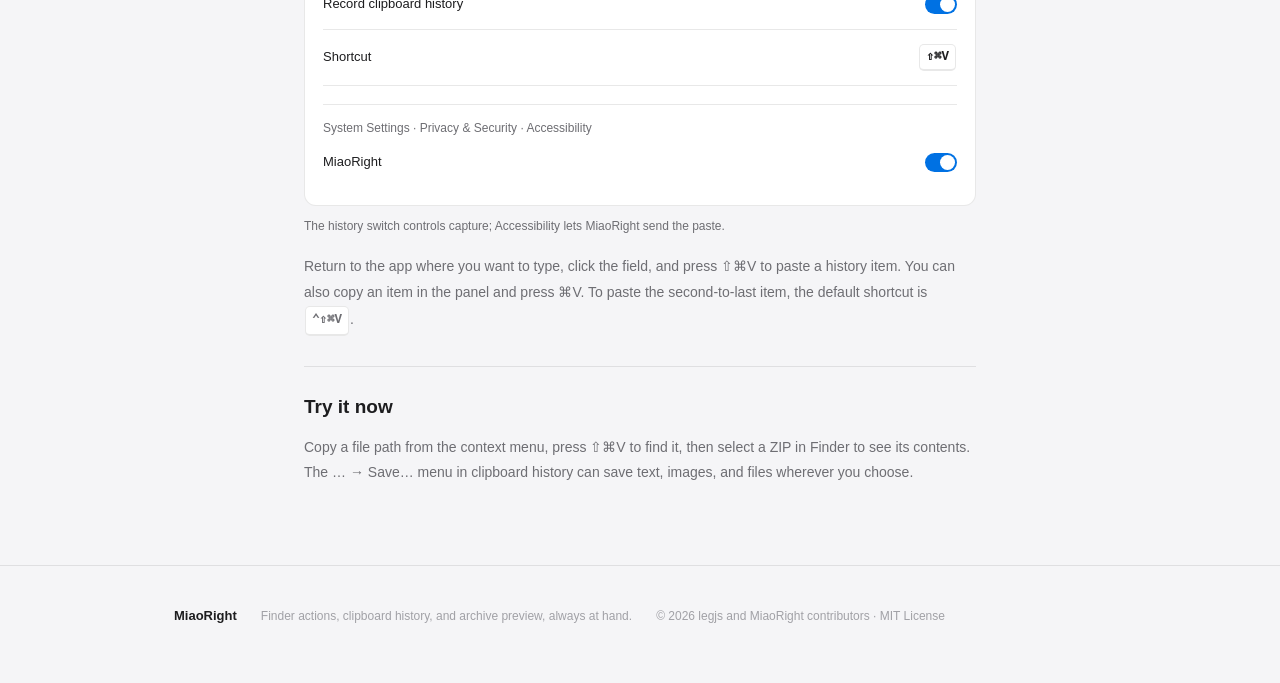
<file: en/download.html>
<!DOCTYPE html>
<html lang="en">
<head>
  <meta charset="UTF-8">
  <meta name="viewport" content="width=device-width, initial-scale=1.0">
  <title>Download MiaoRight</title>
  <meta name="description" content="Download MiaoRight 0.1.3 for your Mac.">
  <link rel="stylesheet" href="../style.css">
  <script src="../download.js" defer></script>
</head>
<body>
  <header class="topbar">
    <div class="topbar-inner">
      <a class="wordmark" href="../index.html" aria-label="MiaoRight">
        <svg width="18" height="18" viewBox="0 0 18 18" aria-hidden="true"><rect x="1" y="1" width="16" height="16" rx="4.5" fill="#0071e3"/><path d="M5 9.2l2.7 2.7L13 6.6" fill="none" stroke="#fff" stroke-width="1.8" stroke-linecap="round" stroke-linejoin="round"/></svg>
        MiaoRight
      </a>
      <nav aria-label="Main navigation">
        <a href="../index.html#menu">Features</a>
        <a class="download-nav" href="download.html" aria-current="page">Download</a>
        <a href="https://github.com/legjs/MiaoRight" target="_blank" rel="noopener noreferrer">GitHub</a>
        <a class="lang-switch" href="../download.html" hreflang="zh-CN" lang="zh-CN" aria-label="Switch to Chinese" title="Switch to Chinese">中文</a>
      </nav>
    </div>
  </header>
  <main class="download-main">
    <h1>Download MiaoRight</h1>
    <p class="download-sub">Version 0.1.3, for macOS 14 and later.</p>
    <p class="download-note">For a first install, download the DMG. The ZIP is used for in-app updates.</p>
    <section class="download-box" aria-labelledby="chip-heading">
      <h2 id="chip-heading">Choose your version</h2>
      <p id="detection-status" role="status" aria-live="polite">Check Apple menu → About This Mac to see your chip, then choose the matching version.</p>
      <fieldset class="chip-options">
        <legend>Your Mac's chip</legend>
        <label><input type="radio" name="architecture" value="arm64">Apple silicon (M series)</label>
        <label><input type="radio" name="architecture" value="x86_64">Intel</label>
      </fieldset>
      <div class="download-primary" id="recommended-download" hidden>
        <a class="btn btn-primary" id="download-button">Download DMG</a>
      </div>
      <div class="download-links" aria-label="All downloads">
        <a data-arch="arm64" data-dmg="https://github.com/legjs/MiaoRight/releases/download/v0.1.3/MiaoRight-v0.1.3-arm64.dmg" href="https://github.com/legjs/MiaoRight/releases/download/v0.1.3/MiaoRight-v0.1.3-arm64.dmg"><span>Download for Apple silicon</span><small>arm64 · DMG</small></a>
        <a data-arch="x86_64" data-dmg="https://github.com/legjs/MiaoRight/releases/download/v0.1.3/MiaoRight-v0.1.3-x86_64.dmg" href="https://github.com/legjs/MiaoRight/releases/download/v0.1.3/MiaoRight-v0.1.3-x86_64.dmg"><span>Download for Intel</span><small>x86_64 · DMG</small></a>
      </div>
    </section>
    <p class="download-next"><a class="btn btn-quiet" href="#install">After downloading ↓</a></p>
    <p class="download-note">Installers are hosted on <a href="https://github.com/legjs/MiaoRight/releases/tag/v0.1.3" target="_blank" rel="noopener noreferrer">GitHub Releases</a>. No account needed.</p>
    <p class="download-note">This build is signed with the project's stable self-signed certificate and is not notarized by Apple. If macOS blocks the first launch, follow the <a href="#first-open">opening guide</a>.<a href="https://github.com/legjs/MiaoRight/releases/download/v0.1.3/SHA256SUMS">Download SHA-256 checksums</a></p>
    <p class="download-note">To update, quit MiaoRight and replace <strong>/Applications/MiaoRight.app</strong>. In-app updates from the production-signed build replace that path in place; running a new copy from Downloads will not overwrite a production install.</p>
    <section class="install-help" id="install" aria-labelledby="install-heading">
      <h2 id="install-heading">Install and first-time setup</h2>
      <p class="guide-intro">Follow these steps for a first install. If macOS says the developer cannot be verified, or that it cannot check for malicious software, see step 2.</p>
      <p class="guide-caption">The illustrations are diagrams. System names and button positions vary slightly by macOS version.</p>
      <nav class="guide-toc" aria-label="Install steps">
        <a href="#install-app">1 Open the DMG and install</a>
        <a href="#first-open">2 Allow the first launch</a>
        <a href="#enable-extensions">3 Enable extensions</a>
        <a href="#enable-clipboard">4 Enable the clipboard</a>
      </nav>
      <ol class="install-steps">
        <li id="install-app">
          <h3>Open the DMG and move it to Applications</h3>
          <p>Open Downloads in Finder and double-click the DMG you downloaded. Drag <strong>MiaoRight.app</strong> to Applications in the Finder sidebar, then open it from Applications. If you downloaded the ZIP, unzip it first.</p>
          <p>If you already have an older version, quit it from the MiaoRight menu first, then replace it.</p>
          <figure class="guide-figure">
            <div class="install-transfer" role="img" aria-label="Installation diagram: drag MiaoRight.app from the opened DMG to Applications, then open it">
              <div><span class="guide-icon app-icon" aria-hidden="true">M</span><strong>MiaoRight.app</strong><small>Downloads · after opening the DMG</small></div>
              <span class="transfer-arrow" aria-hidden="true">→</span>
              <div><span class="guide-icon folder-icon" aria-hidden="true"></span><strong>Applications</strong><small>Double-click to open</small></div>
            </div>
            <figcaption>Keep a copy in Applications so extensions and permissions stay registered.</figcaption>
          </figure>
        </li>
        <li id="first-open">
          <h3>Allow the first launch</h3>
          <p>This build is not notarized. Confirm the download came from the GitHub release linked on this page before continuing. If it opens normally, skip to step 3.</p>
          <p>Try opening MiaoRight once and dismiss the warning. Open System Settings, go to <strong>Privacy & Security</strong>, scroll to Security, find the blocked MiaoRight entry, and click <strong>Open Anyway</strong>. Enter your Mac password or use Touch ID, then click Open in the confirmation.</p>
          <figure class="guide-figure">
            <div class="settings-diagram" role="img" aria-label="System Settings diagram: open Privacy & Security, find the blocked MiaoRight entry under Security, and click Open Anyway">
              <div class="diagram-location">System Settings <span>›</span> Privacy & Security</div>
              <div class="diagram-content">
                <strong>Security</strong>
                <div class="diagram-row"><span>Blocked MiaoRight entry<small>Appears after you try to open the app</small></span><span class="diagram-action">Open Anyway</span></div>
                <p>Click Open again in the confirmation</p>
              </div>
            </div>
            <figcaption>Try opening the app first, then come back to the blocked entry. <a href="https://support.apple.com/zh-cn/102445" target="_blank" rel="noopener noreferrer">Apple support</a></figcaption>
          </figure>
          <details class="guide-detail">
            <summary>Can't find Open Anyway?</summary>
            <p>Return to Applications and double-click MiaoRight once more, then go back to the Security section of Privacy & Security. You can also search System Settings for Security. Macs managed by a company or school may restrict this step; contact your administrator.</p>
          </details>
          <details class="guide-detail">
            <summary>“Damaged”, “will damage your computer”, or it still won't open</summary>
            <p>If macOS says the app is damaged, download and unzip it again. Compare the ZIP's SHA-256 with the checksum file on the release page to confirm the download is complete. If macOS says the app will damage your computer or contains malicious software, stop and report the full message to the project.</p>
            <p>Only if you trust the source, the ZIP checksum matches, and there is no malware warning, continue with the download quarantine note below.</p>
            <details class="guide-detail">
              <summary>Verify the download and remove the quarantine flag</summary>
              <p>Download the ZIP and <a href="https://github.com/legjs/MiaoRight/releases/download/v0.1.3/SHA256SUMS">SHA256SUMS</a>, open SHA256SUMS in TextEdit, open Terminal from Applications → Utilities, and compare the command output with the line for the same ZIP filename.</p>
              <pre><code>cd ~/Downloads
shasum -a 256 MiaoRight-v0.1.3-*.zip</code></pre>
              <p>After moving the app to Applications, verify its signature. If Terminal returns to the prompt with no output, the check passed. If it reports an error, download again or report it to the project.</p>
              <pre><code>codesign --verify --deep --strict "/Applications/MiaoRight.app"</code></pre>
              <p>If both checks pass, you can remove the download quarantine flag from <strong>this copy of MiaoRight</strong> with the command below, then try opening it again. This bypasses the download quarantine check for that copy; use it only for a copy you trust.</p>
              <pre><code>xattr -dr com.apple.quarantine "/Applications/MiaoRight.app"
open "/Applications/MiaoRight.app"</code></pre>
              <p>If the command reports a permission error or is not allowed, report your macOS version and the full message on the <a href="https://github.com/legjs/MiaoRight/issues" target="_blank" rel="noopener noreferrer">project issue page</a>.</p>
            </details>
          </details>
        </li>
        <li id="enable-extensions">
          <h3>Enable Finder and Quick Look</h3>
          <p>Open MiaoRight, then click Open System Settings in the General page or the extension warning. On recent macOS versions, go to <strong>General → Login Items & Extensions</strong> and find the Extensions section.</p>
          <p>Turn on MiaoRight under Finder, and MiaoRight Archive Preview under Quick Look. If a group has an ⓘ button, open it before turning on the switch. On macOS 14, search System Settings for Extensions and look under Finder and Quick Look.</p>
          <figure class="guide-figure">
            <div class="settings-diagram" role="img" aria-label="Extensions diagram: enable MiaoRight under Finder and MiaoRight Archive Preview under Quick Look">
              <div class="diagram-location">Login Items & Extensions <span>›</span> Extensions</div>
              <div class="diagram-content">
                <div class="diagram-row"><span>Finder<small>MiaoRight · file context menu</small></span><span class="diagram-switch" aria-hidden="true"></span><span class="sr-only">On</span></div>
                <div class="diagram-row"><span>Quick Look<small>MiaoRight Archive Preview</small></span><span class="diagram-switch" aria-hidden="true"></span><span class="sr-only">On</span></div>
              </div>
            </div>
            <figcaption>Enable both extensions. <a href="https://support.apple.com/zh-cn/guide/mac-help/mtusr003/mac" target="_blank" rel="noopener noreferrer">Apple extension guide</a></figcaption>
          </figure>
          <p>Back in Finder, select a file and right-click to check the MiaoRight menu. To preview an archive, select a ZIP and use Quick Look. You can open the preview pane from View → Show Preview, or press ⇧⌘P to show or hide it. If the extension does not appear, quit and reopen MiaoRight. If it still does not appear, restart Finder from MiaoRight's General page and try again.</p>
        </li>
        <li id="enable-clipboard">
          <h3>Enable the clipboard and direct paste</h3>
          <p>Open the Clipboard page in MiaoRight and turn on <strong>Record Clipboard History</strong>. Copy some text and press <kbd class="kbd">⇧⌘V</kbd>; the new item appears in the panel.</p>
          <p>To paste directly into another app, click Grant Access, then go to <strong>Privacy & Security → Accessibility</strong> and turn on MiaoRight. If it is not listed, click + and choose MiaoRight.app from Applications. Confirm with your Mac password or Touch ID.</p>
          <figure class="guide-figure">
            <div class="settings-diagram" role="img" aria-label="Clipboard diagram: turn on Record Clipboard History with the ⇧⌘V shortcut and enable MiaoRight under Accessibility">
              <div class="diagram-location">MiaoRight <span>›</span> Clipboard</div>
              <div class="diagram-content">
                <div class="diagram-row"><span>Record clipboard history</span><span class="diagram-switch" aria-hidden="true"></span><span class="sr-only">On</span></div>
                <div class="diagram-row"><span>Shortcut</span><kbd class="kbd">⇧⌘V</kbd></div>
                <div class="permission-path">System Settings · Privacy & Security · Accessibility<div class="diagram-row"><span>MiaoRight</span><span class="diagram-switch" aria-hidden="true"></span><span class="sr-only">On</span></div></div>
              </div>
            </div>
            <figcaption>The history switch controls capture; Accessibility lets MiaoRight send the paste.</figcaption>
          </figure>
          <p>Return to the app where you want to type, click the field, and press ⇧⌘V to paste a history item. You can also copy an item in the panel and press ⌘V. To paste the second-to-last item, the default shortcut is <kbd class="kbd">⌃⇧⌘V</kbd>.</p>
        </li>
      </ol>
      <div class="guide-ready">
        <h3>Try it now</h3>
        <p>Copy a file path from the context menu, press ⇧⌘V to find it, then select a ZIP in Finder to see its contents. The … → Save… menu in clipboard history can save text, images, and files wherever you choose.</p>
      </div>
    </section>
  </main>
  <footer><div class="wrap"><a class="mark" href="../index.html">MiaoRight</a><p class="fine">Finder actions, clipboard history, and archive preview, always at hand.</p><p class="fine">© 2026 legjs and MiaoRight contributors · <a href="https://github.com/legjs/MiaoRight/blob/main/LICENSE">MIT License</a></p></div></footer>
</body>
</html>
</file>
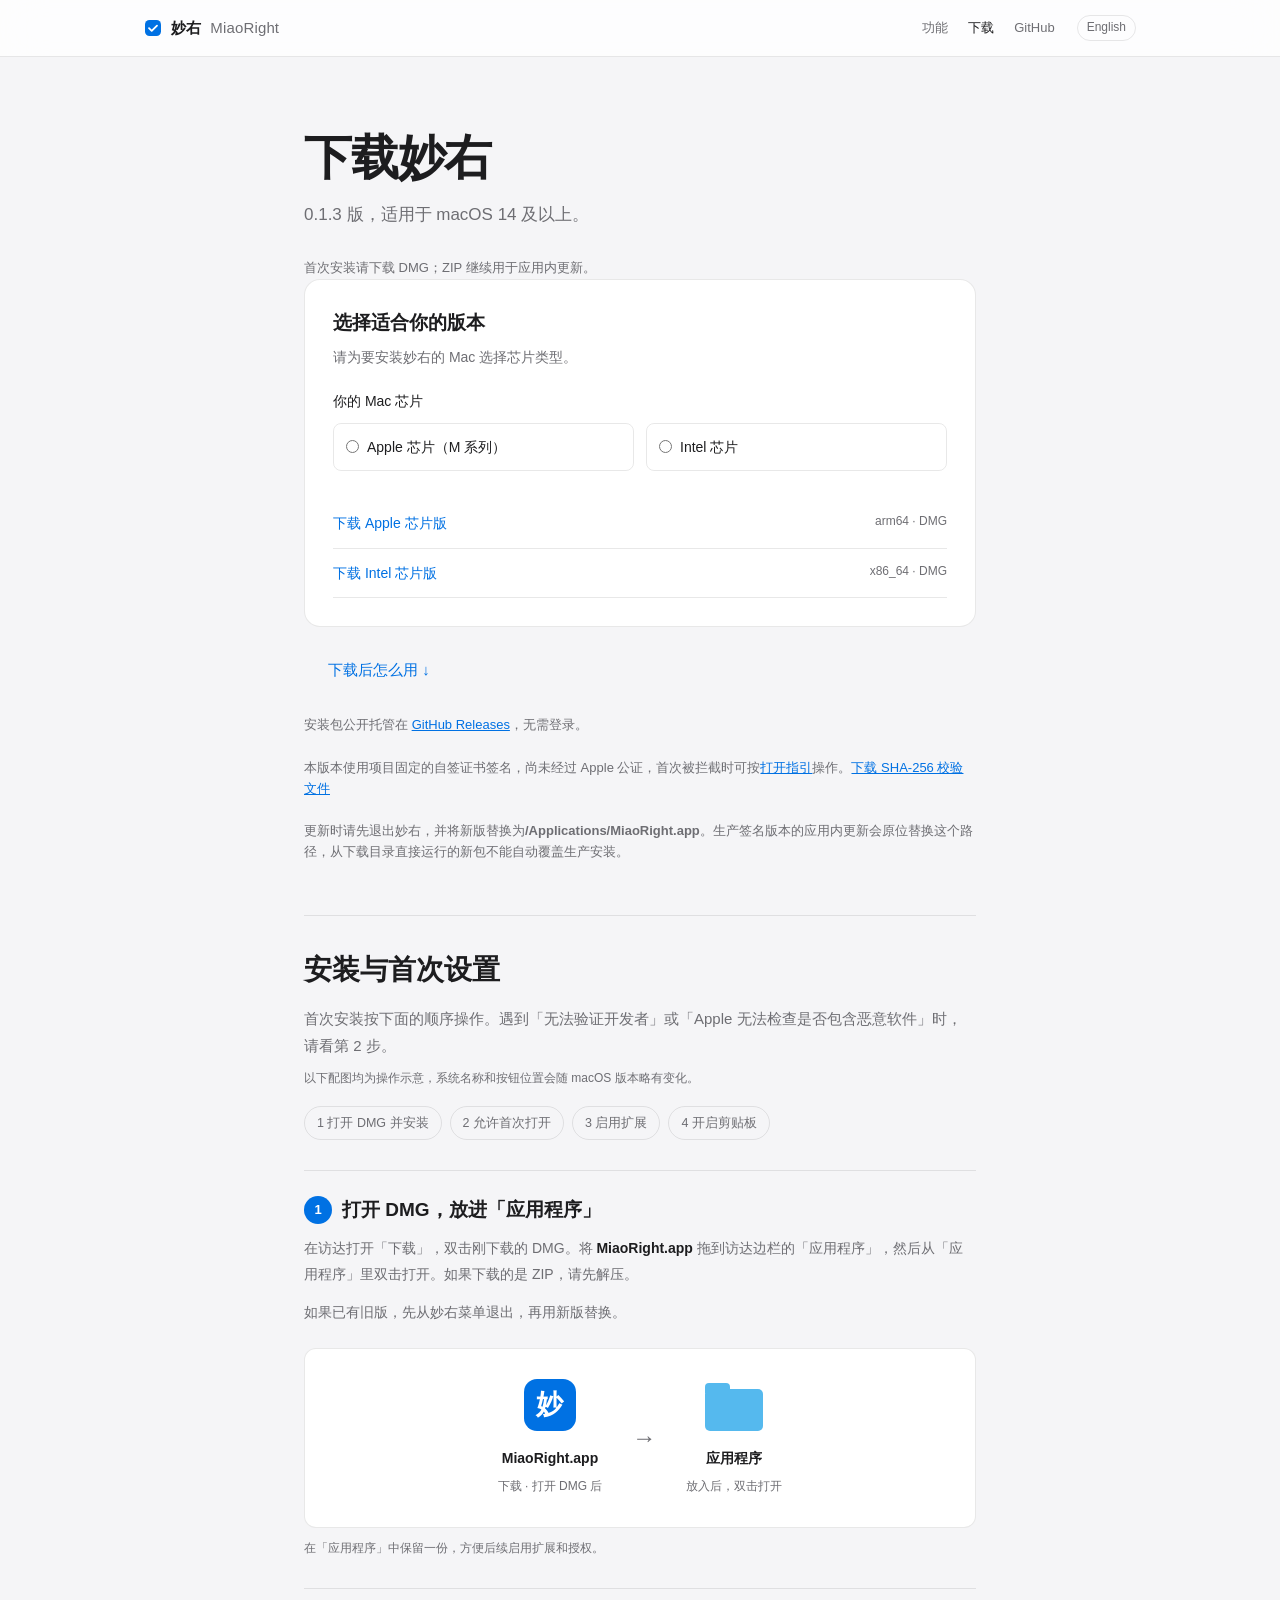
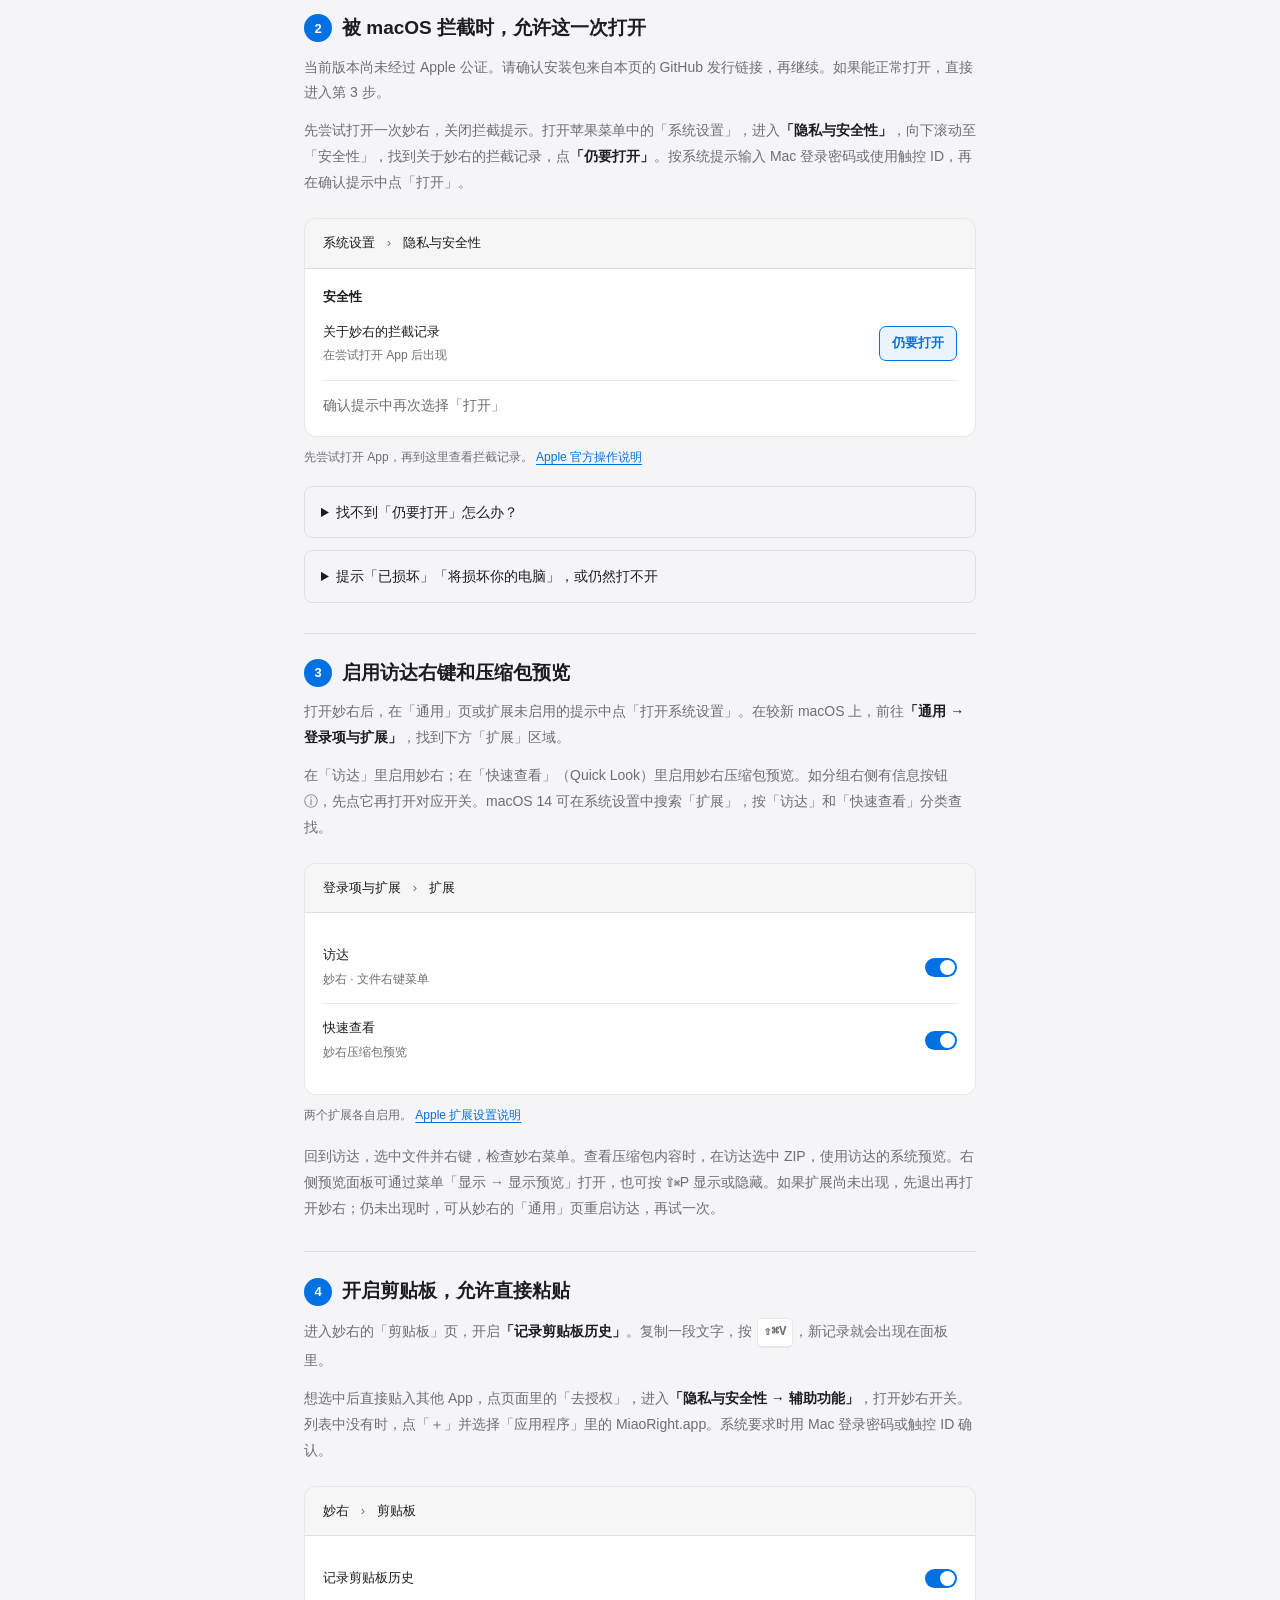
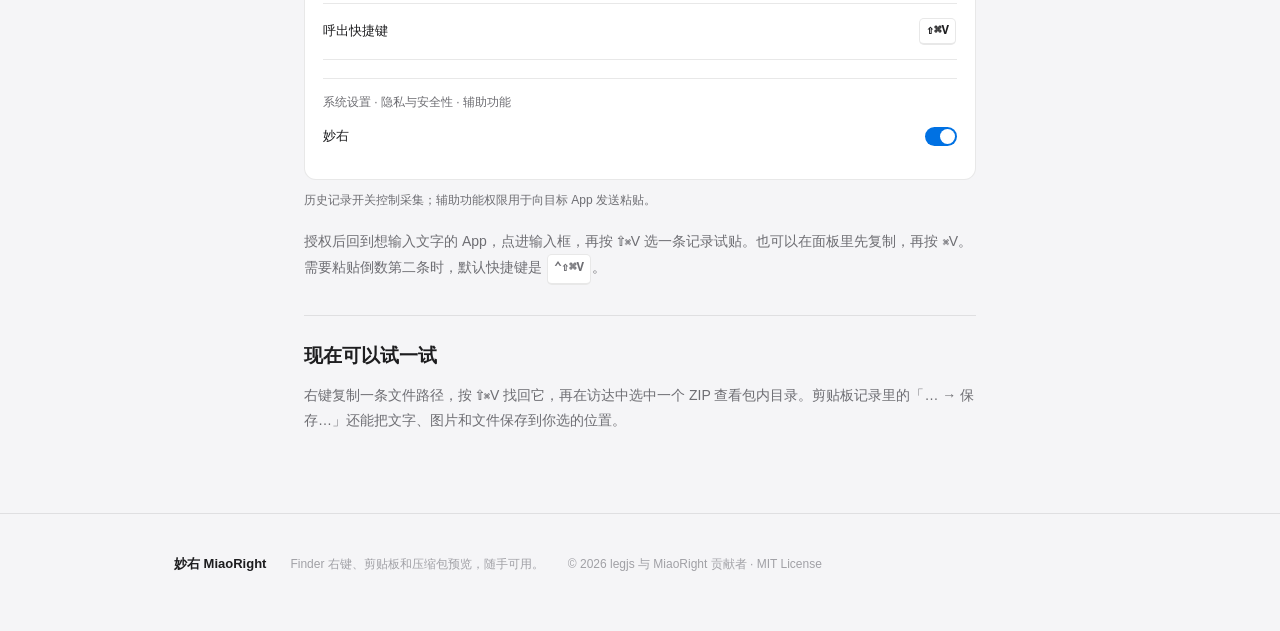
<file: en/install.html>
<!DOCTYPE html>
<html lang="en">
<head>
  <meta charset="UTF-8">
  <meta name="viewport" content="width=device-width, initial-scale=1.0">
  <meta http-equiv="refresh" content="0; url=../download.html#install">
  <title>Install guide moved to the download page · MiaoRight</title>
  <link rel="canonical" href="https://legjs.github.io/MiaoRight/en/download.html#install">
</head>
<body>
  <p>The install guide is now on the <a href="../download.html#install">download page</a>.</p>
</body>
</html>
</file>
<file: style.css>
:root {
  --bg: #f5f5f7;
  --surface: #ffffff;
  --ink: #1d1d1f;
  --ink-2: #6e6e73;
  --ink-3: #a1a1a6;
  --blue: #0071e3;
  --blue-deep: #0062c4;
  --hairline: rgba(0, 0, 0, 0.09);
  --glass: rgba(255, 255, 255, 0.78);
  --glass-menu: rgba(250, 250, 250, 0.82);
  --shadow-window: 0 30px 80px rgba(0, 0, 0, 0.18), 0 4px 18px rgba(0, 0, 0, 0.08);
  --shadow-menu: 0 18px 44px rgba(0, 0, 0, 0.22), 0 2px 10px rgba(0, 0, 0, 0.10);
  --radius-window: 12px;
  --row-height: 34px;
}
@media (prefers-color-scheme: dark) {
  :root {
    --bg: #000000;
    --surface: #1d1d1f;
    --ink: #f5f5f7;
    --ink-2: #a1a1a6;
    --ink-3: #6e6e73;
    --hairline: rgba(255, 255, 255, 0.12);
    --glass: rgba(29, 29, 31, 0.72);
    --glass-menu: rgba(40, 40, 43, 0.86);
    --shadow-window: 0 30px 80px rgba(0, 0, 0, 0.65), 0 4px 18px rgba(0, 0, 0, 0.4);
    --shadow-menu: 0 18px 44px rgba(0, 0, 0, 0.7), 0 2px 10px rgba(0, 0, 0, 0.5);
  }
}
* { margin: 0; padding: 0; box-sizing: border-box; }
html { scroll-behavior: smooth; }
section[id] { scroll-margin-top: 68px; }
body {
  font-family: -apple-system, BlinkMacSystemFont, "SF Pro SC", "PingFang SC", "Helvetica Neue", sans-serif;
  background: var(--bg);
  color: var(--ink);
  font-size: 17px;
  line-height: 1.6;
  -webkit-font-smoothing: antialiased;
  text-rendering: optimizeLegibility;
}
::selection { background: rgba(0, 113, 227, 0.22); }
a { color: inherit; text-decoration: none; }
a:focus-visible, button:focus-visible { outline: 2px solid var(--blue); outline-offset: 3px; border-radius: 4px; }
.wrap { max-width: 980px; margin: 0 auto; padding: 0 24px; }

/* ---------- 顶部 ---------- */
.topbar {
  position: sticky; top: 0; z-index: 50;
  background: var(--glass);
  -webkit-backdrop-filter: saturate(180%) blur(20px);
  backdrop-filter: saturate(180%) blur(20px);
  border-bottom: 1px solid var(--hairline);
}
.topbar-inner {
  max-width: 1040px; margin: 0 auto; padding: 0 24px;
  height: 56px; display: flex; align-items: center; gap: 24px;
}
.wordmark { display: flex; align-items: center; gap: 9px; font-size: 15px; font-weight: 600; letter-spacing: 0.01em; white-space: nowrap; }
.wordmark svg { display: block; flex: none; }
.wordmark .brand-en { color: var(--ink-2); font-weight: 500; }
.topbar nav { display: flex; align-items: center; gap: 20px; margin-left: auto; }
.topbar nav a { font-size: 13px; color: var(--ink-2); transition: color .18s; white-space: nowrap; }
.topbar nav a:hover { color: var(--ink); }
.topbar nav a[aria-current="page"] { color: var(--ink); font-weight: 500; }
.lang-switch { display: inline-flex; align-items: center; justify-content: center; min-width: 34px; height: 26px; margin-left: 2px; padding: 0 9px; border: 1px solid var(--hairline); border-radius: 999px; font-size: 12px !important; color: var(--ink-2); }
.lang-switch:hover { border-color: var(--blue); color: var(--blue); }
.lang-switch .lang-short { display: none; }
@media (max-width: 720px) {
  .topbar-inner { gap: 12px; padding: 0 16px; }
  .topbar nav { gap: 12px; }
  .topbar nav a { font-size: 12px; }
  .wordmark .brand-en { display: none; }
  .lang-switch { min-width: 30px; height: 24px; padding: 0 7px; }
  .lang-switch .lang-full { display: none; }
  .lang-switch .lang-short { display: inline; }
}

/* ---------- 英雄区 ---------- */
.hero { padding: 88px 0 72px; text-align: center; }
.hero h1 {
  font-size: clamp(38px, 6vw, 60px);
  line-height: 1.14;
  font-weight: 700;
  letter-spacing: -0.02em;
}
.hero .sub {
  max-width: 560px; margin: 20px auto 0;
  font-size: 19px; color: var(--ink-2); line-height: 1.55;
}
.hero .actions { margin-top: 30px; display: flex; gap: 14px; justify-content: center; flex-wrap: wrap; }
.btn {
  display: inline-block; padding: 11px 24px; border-radius: 980px;
  font-size: 15px; font-weight: 500; border: none; cursor: pointer;
  transition: transform .18s, background .18s;
}
.btn-primary { background: var(--blue); color: #fff; }
.btn-primary:hover { background: var(--blue-deep); }
.btn-quiet { color: var(--blue); background: transparent; }
.btn-quiet:hover { text-decoration: underline; }
.btn:active { transform: scale(0.98); }

/* ---------- 窗口与菜单原型 ---------- */
.stage { position: relative; max-width: 820px; margin: 64px auto 0; text-align: left; }
.finder {
  background: var(--surface);
  border: 1px solid var(--hairline);
  border-radius: var(--radius-window);
  box-shadow: var(--shadow-window);
  overflow: hidden;
}
.traffic { display: flex; gap: 8px; padding: 13px 16px 10px; }
.traffic i { width: 12px; height: 12px; border-radius: 50%; display: block; }
.traffic i:nth-child(1) { background: #ff5f57; }
.traffic i:nth-child(2) { background: #febc2e; }
.traffic i:nth-child(3) { background: #28c840; }
.finder-body { padding: 6px 26px 18px; }
.finder-path { font-size: 12px; color: var(--ink-3); padding: 2px 0 10px; border-bottom: 1px solid var(--hairline); }
.file-row {
  display: flex; align-items: center; gap: 12px;
  height: var(--row-height); font-size: 14px;
}
.file-row .meta { margin-left: auto; font-size: 12px; color: var(--ink-3); }
.file-row.selected {
  background: var(--blue); color: #fff; border-radius: 6px;
  padding: 0 10px; margin: 0 -10px;
}
.file-row.selected .meta { color: rgba(255,255,255,0.75); }
.file-row .glyph { width: 18px; height: 18px; display: block; color: #4a9aff; flex: none; }
.file-row.selected .glyph { color: #fff; }
.file-row:not(.selected) { padding: 0 10px; margin: 0 -10px; }

.ctxmenu {
  position: absolute; left: 27%; top: 44%;
  width: 264px;
  background: var(--glass-menu);
  -webkit-backdrop-filter: saturate(180%) blur(28px);
  backdrop-filter: saturate(180%) blur(28px);
  border: 1px solid var(--hairline);
  border-radius: 10px;
  box-shadow: var(--shadow-menu);
  padding: 5px;
  z-index: 10;
}
.ctxmenu .item {
  display: flex; align-items: center; gap: 10px;
  height: 36px; padding: 0 10px; border-radius: 6px;
  font-size: 13.5px; font-weight: 400;
}
.ctxmenu .item svg { width: 16px; height: 16px; flex: none; color: var(--ink-2); }
.ctxmenu .item.hot { background: var(--blue); color: #fff; }
.ctxmenu .item.hot svg { color: #fff; }
.ctxmenu .item .chev { margin-left: auto; color: var(--ink-3); font-size: 11px; }
.ctxmenu .item.hot .chev { color: rgba(255,255,255,0.8); }
.ctxmenu .sep { height: 1px; background: var(--hairline); margin: 5px 8px; }
@media (prefers-reduced-motion: no-preference) {
  .ctxmenu .item, .ctxmenu .sep {
    opacity: 0; transform: translateY(6px);
    animation: cascade .34s ease-out forwards;
  }
  .ctxmenu .item:nth-child(1) { animation-delay: .10s; }
  .ctxmenu .item:nth-child(2) { animation-delay: .16s; }
  .ctxmenu .item:nth-child(3) { animation-delay: .22s; }
  .ctxmenu .item:nth-child(4) { animation-delay: .28s; }
  .ctxmenu .sep:nth-child(5) { animation-delay: .32s; }
  .ctxmenu .item:nth-child(6) { animation-delay: .34s; }
  .ctxmenu .item:nth-child(7) { animation-delay: .40s; }
  .ctxmenu .item:nth-child(8) { animation-delay: .46s; }
  .ctxmenu .item:nth-child(9) { animation-delay: .52s; }
  @keyframes cascade { to { opacity: 1; transform: none; } }
}
@media (max-width: 640px) {
  .ctxmenu { left: auto; right: 6%; top: 40%; }
}

/* ---------- 分段 ---------- */
section.feature { padding: 96px 0; text-align: center; border-top: 1px solid var(--hairline); }
section.feature h2 {
  font-size: clamp(30px, 4.4vw, 44px);
  font-weight: 700; letter-spacing: -0.018em; line-height: 1.18;
}
section.feature .lede {
  max-width: 600px; margin: 16px auto 0;
  font-size: 18px; color: var(--ink-2); line-height: 1.6;
}
.mock { margin: 48px auto 0; }
.kbd {
  display: inline-block; min-width: 22px; padding: 2px 6px; margin: 0 1px;
  border: 1px solid var(--hairline); border-bottom-width: 2px; border-radius: 5px;
  background: var(--surface); font-size: 12.5px; font-weight: 600;
  text-align: center; vertical-align: 1px;
}

/* 剪贴板面板 */
.clipboard-panel {
  width: min(320px, 100%); margin: 0 auto; text-align: left;
  background: var(--glass-menu);
  -webkit-backdrop-filter: saturate(180%) blur(28px);
  backdrop-filter: saturate(180%) blur(28px);
  border: 1px solid var(--hairline);
  border-radius: 14px;
  box-shadow: var(--shadow-window);
  padding: 12px;
}
.clip-search { display: flex; align-items: center; gap: 8px; }
.clip-search input {
  width: 100%; height: 30px; border: 1px solid var(--hairline); border-radius: 7px;
  background: var(--surface); color: var(--ink); font-size: 13px; padding: 0 10px;
}
.clip-seg { display: flex; margin-top: 9px; border-radius: 7px; overflow: hidden; border: 1px solid var(--hairline); }
.clip-seg span { flex: 1; text-align: center; font-size: 12px; padding: 5px 0; color: var(--ink-2); }
.clip-seg span.on { background: var(--ink); color: var(--bg); }
.clip-row {
  display: flex; align-items: flex-start; gap: 9px;
  padding: 9px 8px; border-radius: 8px; margin-top: 4px;
}
.clip-row.focus { background: var(--blue); color: #fff; }
.clip-key {
  width: 22px; height: 20px; flex: none; margin-top: 1px;
  display: flex; align-items: center; justify-content: center;
  border: 1px solid var(--hairline); border-radius: 4px;
  font-size: 11px; color: var(--ink-2); background: var(--surface);
}
.clip-row.focus .clip-key { background: rgba(255,255,255,0.2); border-color: rgba(255,255,255,0.35); color: #fff; }
.clip-text { font-size: 13px; line-height: 1.35; overflow: hidden; }
.clip-text .main { display: block; white-space: nowrap; overflow: hidden; text-overflow: ellipsis; }
.clip-text .sub { display: block; font-size: 11px; color: var(--ink-3); margin-top: 2px; }
.clip-row.focus .clip-text .sub { color: rgba(255,255,255,0.72); }
.clip-star { margin-left: auto; flex: none; width: 15px; height: 15px; color: #f5b400; margin-top: 2px; }
.clip-hint { text-align: center; font-size: 11.5px; color: var(--ink-3); margin-top: 10px; }

/* 保险箱窗口 */
.vault-win { max-width: 640px; margin: 0 auto; text-align: left; }
.vault-tabs { display: flex; justify-content: center; padding: 4px 0 10px; }
.vault-tabs .caps {
  display: flex; gap: 2px; padding: 3px; border-radius: 980px;
  background: color-mix(in srgb, var(--ink) 6%, transparent);
}
.vault-tabs .caps span { font-size: 12px; padding: 6px 14px; border-radius: 980px; color: var(--ink-2); }
.vault-tabs .caps span.on { background: var(--surface); color: var(--ink); box-shadow: 0 1px 4px rgba(0,0,0,0.14); }
.vault-body { padding: 4px 26px 20px; }
.vault-head { display: flex; align-items: center; padding: 10px 0; }
.vault-head .state { font-size: 14px; font-weight: 600; }
.vault-head .state small { display: block; font-size: 11.5px; font-weight: 400; color: var(--ink-2); margin-top: 2px; }
.vault-head button {
  margin-left: auto; font-size: 12.5px; padding: 5px 16px;
  border-radius: 980px; border: 1px solid var(--hairline);
  background: var(--surface); color: var(--ink);
}
.vault-row {
  display: flex; align-items: center; gap: 10px;
  padding: 9px 4px; border-top: 1px solid var(--hairline); font-size: 13px;
}
.vault-row .glyph { width: 16px; height: 16px; color: var(--ink-3); flex: none; }
.vault-row .meta { margin-left: auto; font-size: 11px; color: var(--ink-3); }
.vault-row .op { font-size: 11.5px; color: var(--blue); }

/* 日常文件操作清单 */
.task-list { max-width: 640px; margin: 0 auto; text-align: left; border-top: 1px solid var(--hairline); }
.task {
  display: flex; align-items: baseline; gap: 16px;
  padding: 16px 4px; border-bottom: 1px solid var(--hairline);
}
.task b { font-size: 16px; font-weight: 600; white-space: nowrap; }
.task span { font-size: 14px; color: var(--ink-2); }

/* 脚注 */
.spec { padding: 56px 0; text-align: center; border-top: 1px solid var(--hairline); }
.spec p { font-size: 15px; color: var(--ink-2); }
footer { padding: 40px 0 56px; border-top: 1px solid var(--hairline); }
footer .wrap { display: flex; align-items: flex-start; gap: 24px; flex-wrap: wrap; }
footer .fine { font-size: 12px; color: var(--ink-3); line-height: 1.7; max-width: 560px; }
footer .mark { font-size: 13px; font-weight: 600; }

/* Downloads and archive preview */
.topbar nav .download-nav { color: var(--blue); font-weight: 600; }
.archive-demo { max-width: 820px; margin: 44px auto 0; text-align: left; }
.archive-location { display: flex; align-items: center; gap: 12px; padding: 18px 22px; border-bottom: 1px solid var(--hairline); font-size: 14px; }
.archive-location span { color: var(--ink-2); }
.archive-location strong { margin-right: auto; font-weight: 500; }
.archive-demo img { display: block; width: 100%; height: auto; }
.archive-demo figcaption { padding: 14px 22px; color: var(--ink-2); font-size: 12px; }
.archive-finder-body { display: grid; grid-template-columns: minmax(0, 1fr) minmax(0, 1.3fr); }
.archive-file-list { padding: 12px; border-right: 1px solid var(--hairline); font-size: 13px; }
.archive-file-list > div { padding: 8px 10px; border-radius: 5px; overflow-wrap: anywhere; }
.archive-file-selected { background: var(--blue); color: #fff; }
.archive-preview-pane { min-width: 0; background: #fff; }
.download-main { max-width: 720px; margin: 0 auto; padding: 72px 24px 80px; }
.download-main h1 { font-size: clamp(36px, 6vw, 48px); line-height: 1.2; letter-spacing: -.025em; }
.download-sub { margin: 14px 0 30px; color: var(--ink-2); }
.download-box { padding: 28px; border: 1px solid var(--hairline); border-radius: 16px; background: var(--surface); }
.download-box h2 { font-size: 19px; margin-bottom: 8px; }
.download-box p { font-size: 14px; color: var(--ink-2); }
.chip-options { display: flex; gap: 12px; margin: 22px 0; border: 0; padding: 0; }
.chip-options legend { font-size: 14px; margin-bottom: 10px; }
.chip-options label { display: flex; align-items: center; gap: 8px; flex: 1; padding: 12px; border-radius: 8px; border: 1px solid var(--hairline); font-size: 14px; cursor: pointer; }
.chip-options label:has(input:checked) { border-color: var(--blue); background: color-mix(in srgb, var(--blue) 7%, transparent); }
input[type=radio] { accent-color: var(--blue); }
input:focus-visible { outline: 2px solid var(--blue); outline-offset: 3px; }
.download-primary { margin-top: 16px; }
.download-links { margin-top: 28px; }
.download-links a { display: flex; justify-content: space-between; gap: 16px; padding: 13px 0; border-bottom: 1px solid var(--hairline); font-size: 14px; color: var(--blue); }
.download-links small { color: var(--ink-2); font-size: 12px; }
.download-note { margin-top: 22px; font-size: 13px; color: var(--ink-2); }
.download-note a { color: var(--blue); text-decoration: underline; }
.install-help { margin-top: 52px; }
.install-help h2 { font-size: 28px; margin-bottom: 12px; }
.install-help ol { padding-left: 22px; font-size: 14px; color: var(--ink-2); }
.install-help li { margin: 10px 0; }
[hidden] { display: none !important; }
@media (max-width: 640px) {
  .hero { padding: 54px 20px 180px; }
  .topbar-inner { gap: 12px; }
  .topbar nav { gap: 12px; }
  .topbar nav a { font-size: 12px; }  .task { align-items: flex-start; flex-direction: column; gap: 6px; }
  .vault-tabs .caps span { padding: 6px 9px; }
  .download-box { padding: 22px; }
  .chip-options { flex-direction: column; }
  .archive-location { padding: 14px; }
}
@media (prefers-reduced-motion: reduce) { html { scroll-behavior: auto; } }

/* First-run guide */
.guide-intro { color: var(--ink-2); font-size: 15px; line-height: 1.8; }
.guide-caption { margin-top: 10px; color: var(--ink-2); font-size: 12px; }
.install-help .install-steps { list-style: none; counter-reset: install; padding: 0; color: var(--ink); }
.install-steps > li { counter-increment: install; position: relative; border-top: 1px solid var(--hairline); margin: 30px 0 0; padding-top: 25px; scroll-margin-top: 72px; }
.install-steps > li > h3 { font-size: 19px; display: flex; align-items: center; gap: 10px; margin-bottom: 12px; line-height: 1.5; }
.install-steps > li > h3::before { content: counter(install); display: inline-grid; place-items: center; width: 28px; height: 28px; border-radius: 50%; background: var(--blue); color: #fff; font-size: 13px; font-weight: 600; flex: none; }
.install-steps p { font-size: 14px; color: var(--ink-2); line-height: 1.85; margin-top: 12px; }
.install-steps strong { font-weight: 600; color: var(--ink); }
.install-help a { color: var(--blue); text-decoration: underline; text-underline-offset: 3px; }
.guide-figure { margin: 22px 0 18px; }
.guide-figure figcaption { margin-top: 10px; font-size: 12px; color: var(--ink-2); line-height: 1.7; }
.install-transfer { display: flex; justify-content: center; align-items: center; gap: 30px; background: var(--surface); border: 1px solid var(--hairline); border-radius: 12px; padding: 30px 16px; }
.install-transfer > div { display: flex; flex-direction: column; align-items: center; gap: 8px; }
.install-transfer strong { font-size: 14px; }
.install-transfer small { font-size: 12px; color: var(--ink-2); }
.guide-icon { display: grid; place-items: center; width: 52px; height: 52px; margin-bottom: 8px; }
.app-icon { border-radius: 13px; background: var(--blue); color: #fff; font-size: 27px; font-weight: 600; }
.folder-icon { position: relative; width: 58px; height: 42px; background: #55b9ee; border-radius: 5px; margin-top: 10px; }
.folder-icon::before { content: ''; position: absolute; top: -6px; left: 0; width: 25px; height: 10px; border-radius: 4px 4px 0 0; background: #55b9ee; }
.transfer-arrow { color: var(--ink-2); font-size: 24px; }
.settings-diagram { border: 1px solid var(--hairline); border-radius: 12px; background: var(--surface); overflow: hidden; font-size: 13px; }
.diagram-location { padding: 14px 18px; font-weight: 500; background: color-mix(in srgb, var(--ink) 4%, transparent); border-bottom: 1px solid var(--hairline); }
.diagram-location span { margin: 0 8px; color: var(--ink-2); }
.diagram-content { padding: 18px; }
.diagram-row { display: flex; gap: 14px; align-items: center; justify-content: space-between; padding: 14px 0; border-bottom: 1px solid var(--hairline); }
.diagram-row:last-child { border-bottom: 0; }
.diagram-row small { display: block; color: var(--ink-2); font-size: 12px; margin-top: 4px; }
.diagram-action { flex: none; border: 1px solid var(--blue); background: color-mix(in srgb, var(--blue) 8%, transparent); border-radius: 7px; padding: 6px 12px; color: var(--blue); font-weight: 600; }
.diagram-switch { flex: none; width: 32px; height: 19px; border-radius: 12px; background: var(--blue); padding: 2px; }
.diagram-switch::after { content: ''; display: block; width: 15px; height: 15px; border-radius: 50%; background: #fff; margin-left: auto; }
.permission-path { margin-top: 18px; color: var(--ink-2); font-size: 12px; border-top: 1px solid var(--hairline); padding-top: 14px; }
.permission-path .diagram-row { color: var(--ink); font-size: 13px; }
.guide-detail { border: 1px solid var(--hairline); border-radius: 8px; padding: 14px 16px; margin-top: 12px; }
.guide-detail summary { font-size: 14px; color: var(--ink); cursor: pointer; line-height: 1.6; }
.guide-detail summary:focus-visible { outline: 2px solid var(--blue); outline-offset: 4px; }
.guide-detail pre { padding: 14px; border: 1px solid var(--hairline); background: var(--surface); border-radius: 6px; white-space: pre-wrap; overflow-wrap: anywhere; margin-top: 14px; font-size: 12px; line-height: 1.8; }
.guide-detail .guide-detail { padding: 12px; }
.guide-ready { border-top: 1px solid var(--hairline); margin-top: 30px; padding-top: 25px; }
.guide-ready h3 { font-size: 19px; margin-bottom: 12px; }
.guide-ready p { font-size: 14px; color: var(--ink-2); line-height: 1.8; }
.sr-only { position: absolute; width: 1px; height: 1px; padding: 0; margin: -1px; overflow: hidden; clip: rect(0,0,0,0); white-space: nowrap; border: 0; }
@media (max-width: 480px) {
  .install-transfer { gap: 20px; }
  .install-transfer strong { font-size: 12px; }
  .install-transfer small { font-size: 10px; }
  .diagram-content { padding: 14px; }
  .diagram-action { padding: 6px 9px; }
}

/* Install guide on the download page */
.guide-toc { display: flex; flex-wrap: wrap; gap: 8px; margin: 18px 0 0; }
.guide-toc a { padding: 6px 12px; border: 1px solid var(--hairline); border-radius: 999px; font-size: 12.5px; color: var(--ink-2); text-decoration: none; }
.guide-toc a:hover { border-color: var(--blue); color: var(--blue); }
.download-next { margin-top: 20px; }
.install-help { border-top: 1px solid var(--hairline); padding-top: 32px; }
.install-help .guide-intro { max-width: 680px; }
@media (max-width: 640px) {
  .guide-toc a { font-size: 12px; padding: 5px 10px; }
}

@media (max-width: 420px) {
  .topbar nav a:first-child,
  .topbar nav a[target="_blank"] { display: none; }
}
</file>
